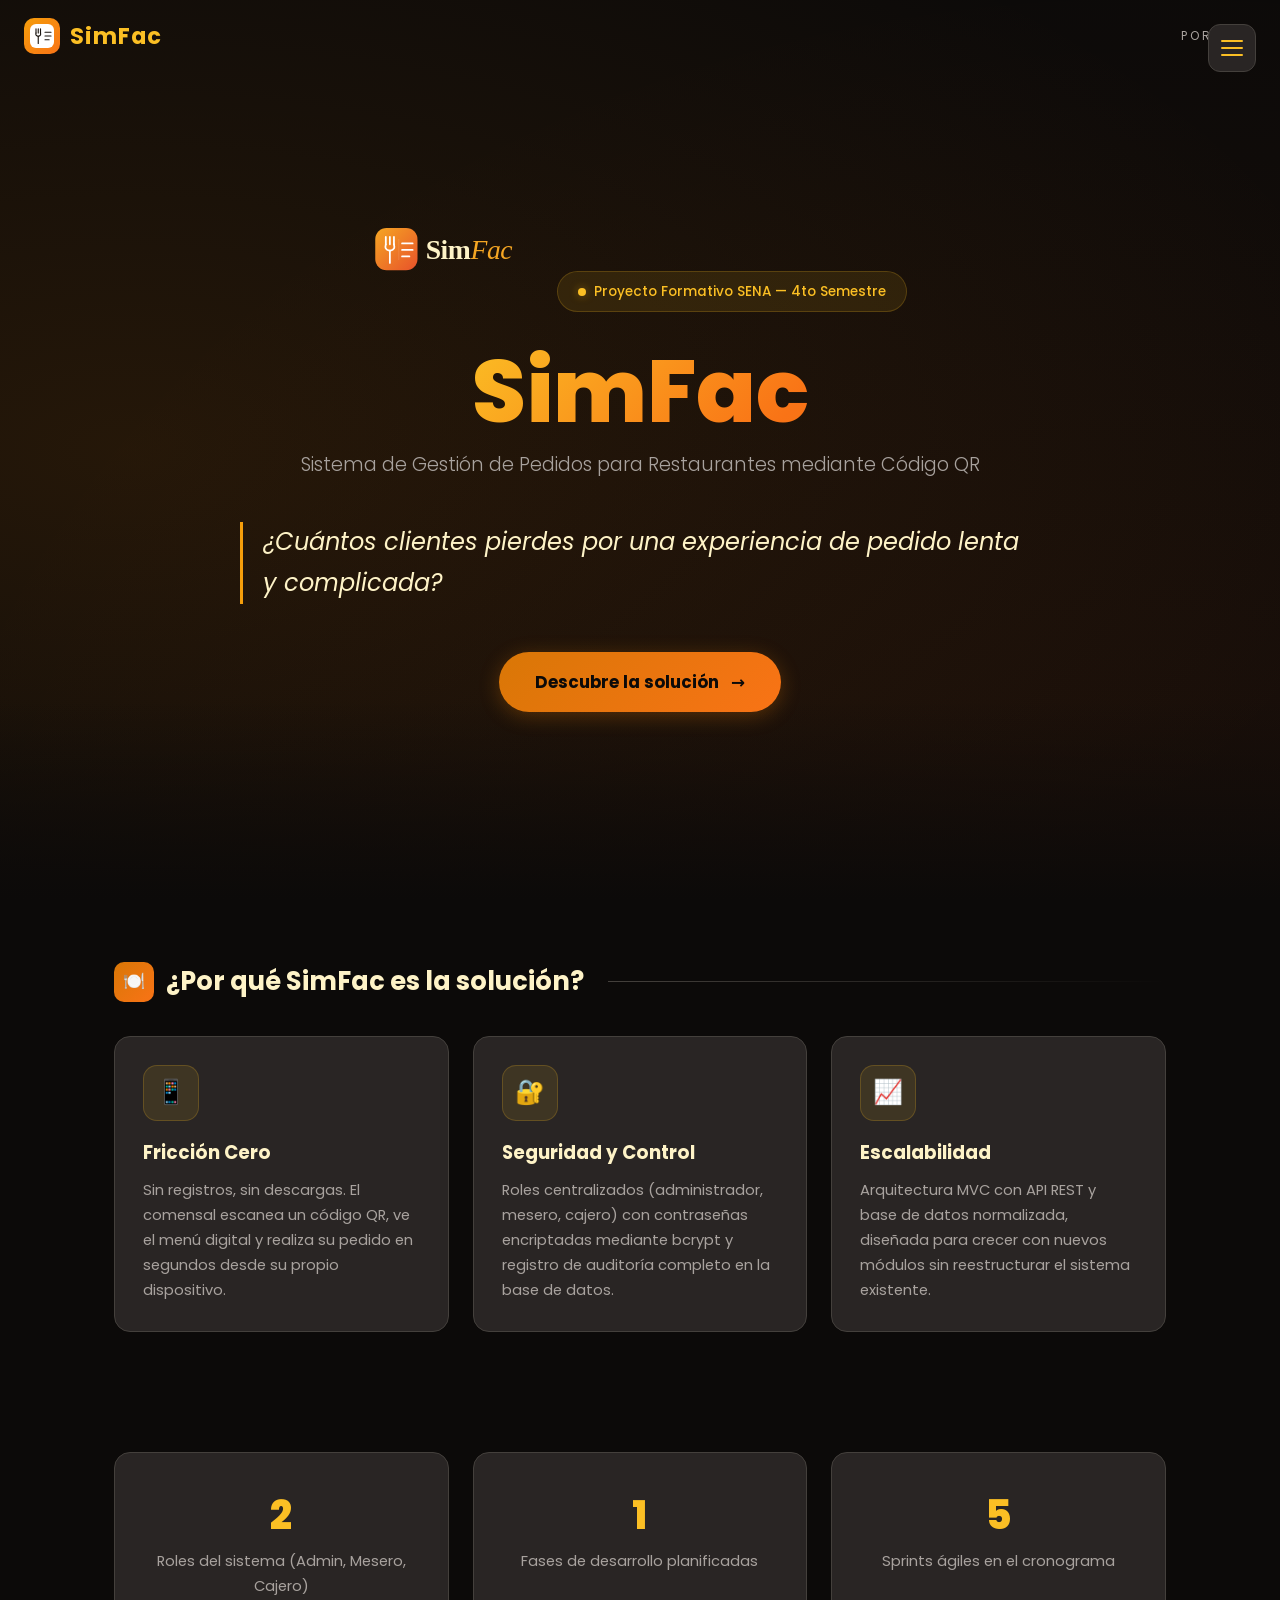
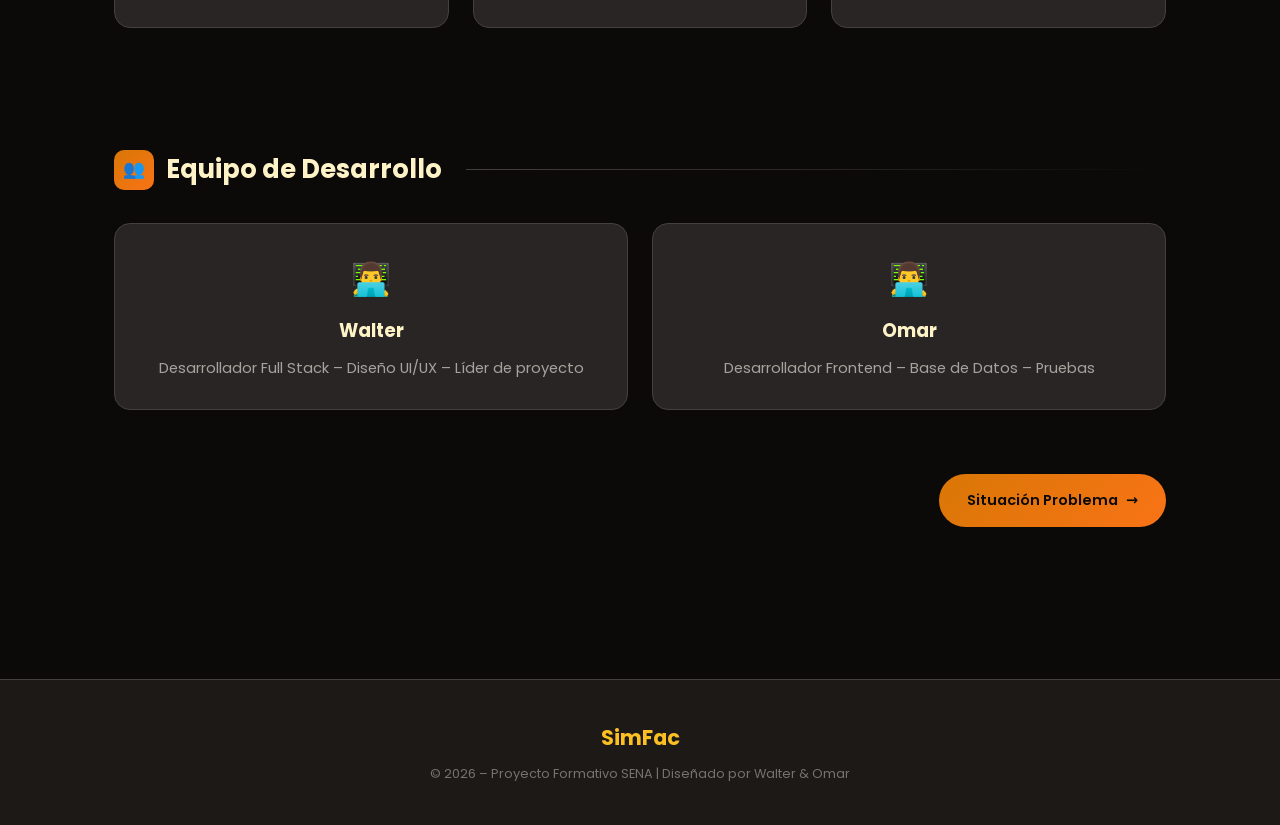
<file: index.html>
<!DOCTYPE html>
<html lang="es">
<head>
  <meta charset="UTF-8">
  <meta name="viewport" content="width=device-width, initial-scale=1.0">
  <title>SimFac – Presentación del Proyecto</title>
  <link href="https://fonts.googleapis.com/css2?family=Poppins:wght@300;400;600;700;800&display=swap" rel="stylesheet">
  <link rel="stylesheet" href="Css/Styles.css">
</head>
<body>

  <!-- TOP BAR -->
  <header class="top-bar">
    <a href="index.html" class="brand">
      <div class="brand-icon"><svg width="24" height="24" viewBox="0 0 64 64"><rect width="64" height="64" rx="16" fill="#fff"/><line x1="16" y1="13" x2="16" y2="24" stroke="#1A1510" stroke-width="3" stroke-linecap="round"/><line x1="22" y1="13" x2="22" y2="24" stroke="#1A1510" stroke-width="3" stroke-linecap="round"/><line x1="28" y1="13" x2="28" y2="24" stroke="#1A1510" stroke-width="3" stroke-linecap="round"/><path d="M16,24C15,28,15,32,22,33C29,32,29,28,28,24" fill="none" stroke="#1A1510" stroke-width="3" stroke-linecap="round" stroke-linejoin="round"/><line x1="22" y1="33" x2="22" y2="52" stroke="#1A1510" stroke-width="3" stroke-linecap="round"/><line x1="40" y1="22" x2="56" y2="22" stroke="#1A1510" stroke-width="3" stroke-linecap="round"/><line x1="40" y1="32" x2="56" y2="32" stroke="#1A1510" stroke-width="3" stroke-linecap="round"/><line x1="40" y1="42" x2="51" y2="42" stroke="#1A1510" stroke-width="3" stroke-linecap="round"/></svg></div>
      SimFac
    </a>
    <span class="page-indicator">Portada</span>
  </header>

  <!-- MENU TOGGLE -->
  <button class="menu-toggle" aria-label="Abrir menú">
    <span class="line"></span>
    <span class="line"></span>
    <span class="line"></span>
  </button>

  <!-- FULLSCREEN MENU OVERLAY -->
  <div class="menu-overlay">
    <div class="menu-content">
      <div class="menu-brand">SimFac</div>
      <nav>
        <a href="index.html" class="menu-item current">Inicio</a>
        <a href="situacion.html" class="menu-item">Situación Problema</a>
        <a href="objetivos.html" class="menu-item">Objetivos</a>
        <a href="diagramas.html" class="menu-item">Diagramas</a>
        <a href="arquitectura.html" class="menu-item">Arquitectura</a>
        <a href="scrum.html" class="menu-item">Scrum</a>
        <a href="marca.html" class="menu-item">Marca</a>
        <a href="prototipo.html" class="menu-item">Prototipo</a>
      </nav>
      <div class="menu-footer">
        <p>Sistema de Gestión de Pedidos para Restaurantes</p>
      </div>
    </div>
  </div>

  <!-- HERO SECTION -->
  <section class="hero">
    <div class="hero-content">
      <svg width="180" height="52" viewBox="0 0 216 64" style="margin-bottom: 16px;">
          <defs><linearGradient id="lg1" x1="0" y1="0" x2="1" y2="1"><stop offset="0%" stop-color="#F5A623"/><stop offset="100%" stop-color="#E8522A"/></linearGradient></defs>
          <rect width="52" height="52" x="0" y="0" rx="14" fill="url(#lg1)"/>
          <line x1="13" y1="11" x2="13" y2="20" stroke="#fff" stroke-width="2.2" stroke-linecap="round"/>
          <line x1="18" y1="11" x2="18" y2="20" stroke="#fff" stroke-width="2.2" stroke-linecap="round"/>
          <line x1="23" y1="11" x2="23" y2="20" stroke="#fff" stroke-width="2.2" stroke-linecap="round"/>
          <path d="M13,20C12,24,12,27,18,28C24,27,24,24,23,20" fill="none" stroke="#fff" stroke-width="2.2" stroke-linecap="round" stroke-linejoin="round"/>
          <line x1="18" y1="28" x2="18" y2="43" stroke="#fff" stroke-width="2.2" stroke-linecap="round"/>
          <line x1="29" y1="14" x2="29" y2="39" stroke="#fff" stroke-width="0.7" opacity="0.2" stroke-linecap="round"/>
          <line x1="33" y1="19" x2="46" y2="19" stroke="#fff" stroke-width="2.2" stroke-linecap="round"/>
          <line x1="33" y1="27" x2="46" y2="27" stroke="#fff" stroke-width="2.2" stroke-linecap="round"/>
          <line x1="33" y1="35" x2="42" y2="35" stroke="#fff" stroke-width="2.2" stroke-linecap="round"/>
          <text y="38" font-family="Georgia,serif" font-size="34" letter-spacing="-0.5">
            <tspan x="62" font-weight="700" fill="#fef3c7">Sim</tspan><tspan font-style="italic" font-weight="400" fill="#F5A623">Fac</tspan>
          </text>
        </svg>
      <div class="hero-badge">
        <span class="dot"></span>
        Proyecto Formativo SENA — 4to Semestre
      </div>
      <h1>
        <span class="gradient-text">SimFac</span>
      </h1>
      <p class="subtitle">Sistema de Gestión de Pedidos para Restaurantes mediante Código QR</p>
      <div class="hook">
        ¿Cuántos clientes pierdes por una experiencia de pedido lenta y complicada?
      </div>
      <br>
      <a href="situacion.html" class="hero-cta">
        Descubre la solución
        <span class="arrow">→</span>
      </a>
    </div>
  </section>

  <!-- INTRO SECTION -->
  <section class="section">
    <div class="section-title reveal">
      <span class="icon">🍽️</span>
      ¿Por qué SimFac es la solución?
    </div>

    <div class="card-grid stagger">
      <div class="card-dark reveal">
        <div class="card-icon">📱</div>
        <h3>Fricción Cero</h3>
        <p>Sin registros, sin descargas. El comensal escanea un código QR, ve el menú digital y realiza su pedido en segundos desde su propio dispositivo.</p>
      </div>
      <div class="card-dark reveal">
        <div class="card-icon">🔐</div>
        <h3>Seguridad y Control</h3>
        <p>Roles centralizados (administrador, mesero, cajero) con contraseñas encriptadas mediante bcrypt y registro de auditoría completo en la base de datos.</p>
      </div>
      <div class="card-dark reveal">
        <div class="card-icon">📈</div>
        <h3>Escalabilidad</h3>
        <p>Arquitectura MVC con API REST y base de datos normalizada, diseñada para crecer con nuevos módulos sin reestructurar el sistema existente.</p>
      </div>
    </div>
  </section>

  <!-- STATS SECTION -->
  <section class="section">
    <div class="card-grid stagger">
      <div class="card-dark reveal text-center">
        <div style="font-size: 2.5rem; font-weight: 800; color: var(--amber-400);" data-count="3" data-suffix="">0</div>
        <p>Roles del sistema (Admin, Mesero, Cajero)</p>
      </div>
      <div class="card-dark reveal text-center">
        <div style="font-size: 2.5rem; font-weight: 800; color: var(--amber-400);" data-count="2" data-suffix="">0</div>
        <p>Fases de desarrollo planificadas</p>
      </div>
      <div class="card-dark reveal text-center">
        <div style="font-size: 2.5rem; font-weight: 800; color: var(--amber-400);" data-count="8" data-suffix="">0</div>
        <p>Sprints ágiles en el cronograma</p>
      </div>
    </div>
  </section>

  <!-- TEAM SECTION -->
  <section class="section">
    <div class="section-title reveal">
      <span class="icon">👥</span>
      Equipo de Desarrollo
    </div>
    <div class="card-grid stagger">
      <div class="card-dark reveal text-center">
        <div style="font-size: 2rem; margin-bottom: 8px;">👨‍💻</div>
        <h3>Walter</h3>
        <p>Desarrollador Full Stack – Diseño UI/UX – Líder de proyecto</p>
      </div>
      <div class="card-dark reveal text-center">
        <div style="font-size: 2rem; margin-bottom: 8px;">👨‍💻</div>
        <h3>Omar</h3>
        <p>Desarrollador Frontend – Base de Datos – Pruebas</p>
      </div>
    </div>

    <div class="nav-buttons mt-4">
      <span></span>
      <a href="situacion.html" class="nav-btn next">
        Situación Problema
        <span>→</span>
      </a>
    </div>
  </section>

  <!-- FOOTER -->
  <footer class="footer">
    <div class="footer-brand">SimFac</div>
    <p>© 2026 – Proyecto Formativo SENA | Diseñado por Walter & Omar</p>
  </footer>

  <script src="Js/script.js"></script>
</body>
</html>
</file>
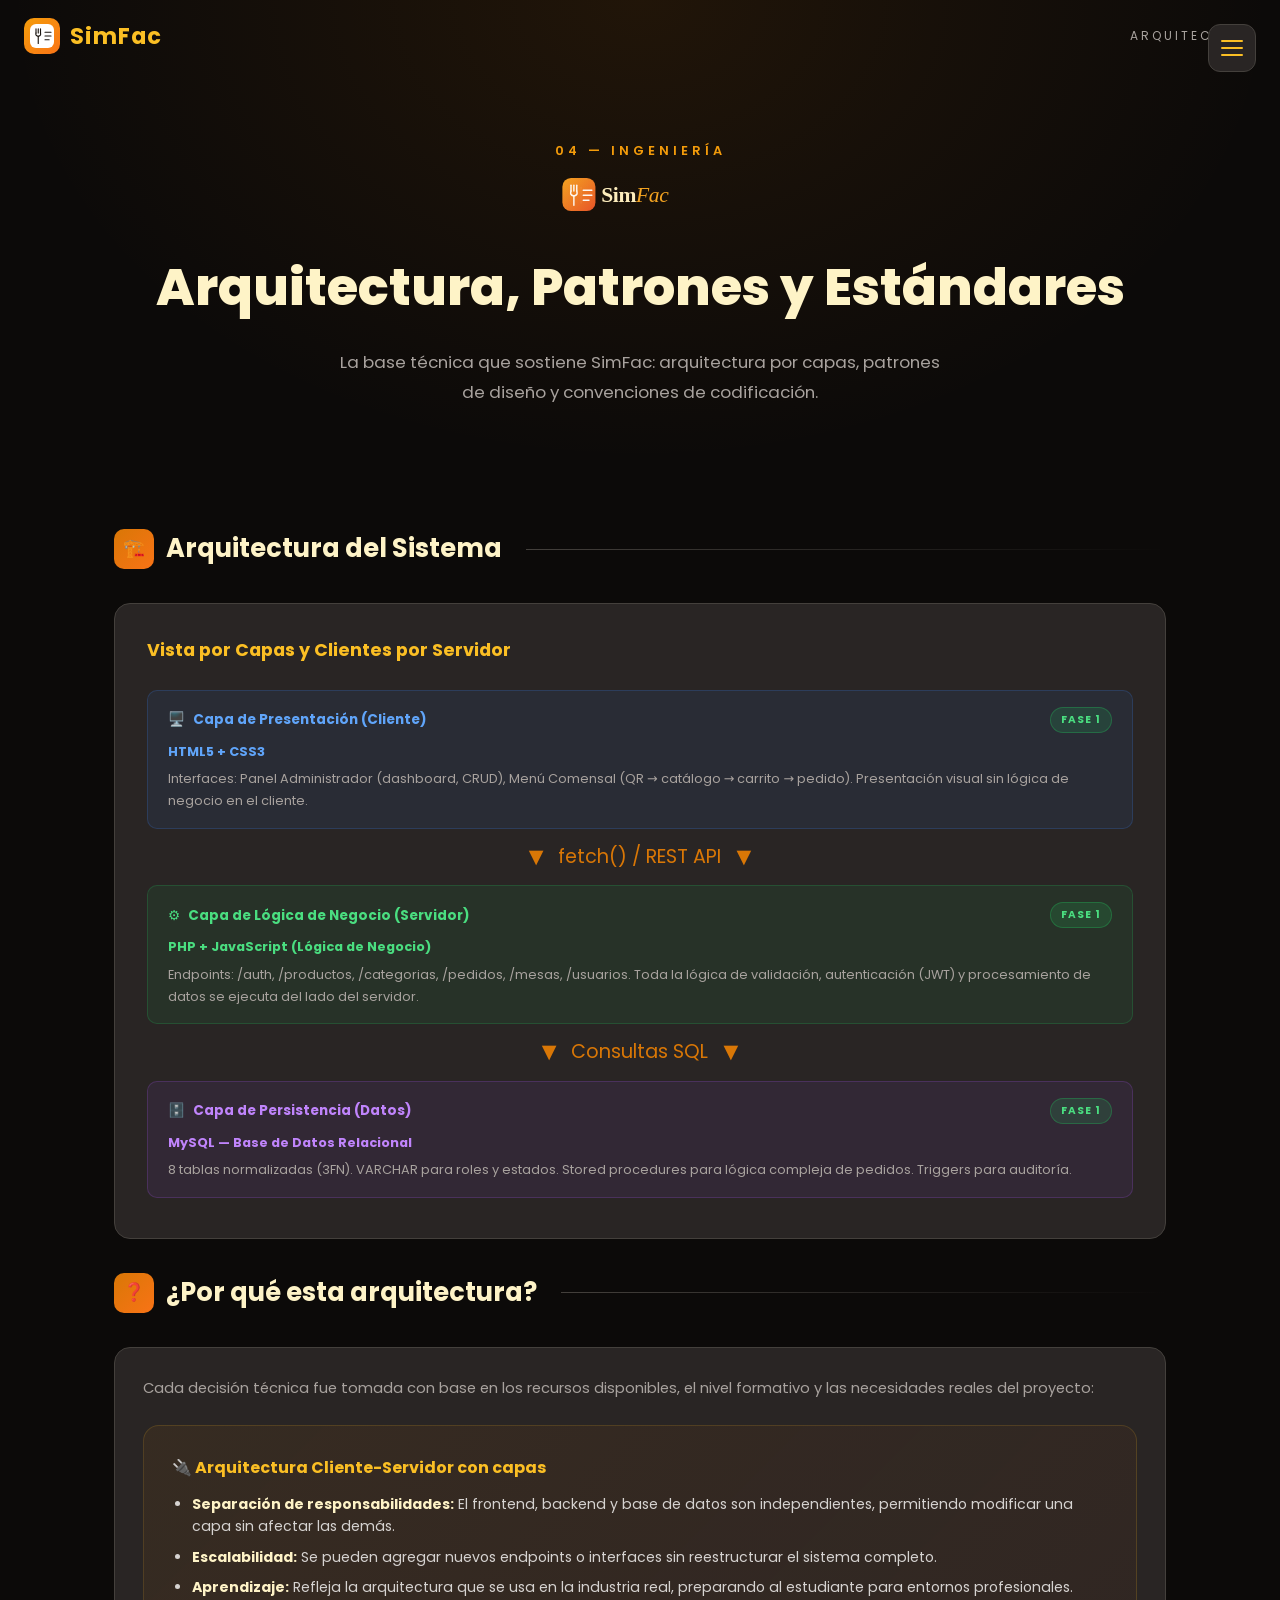
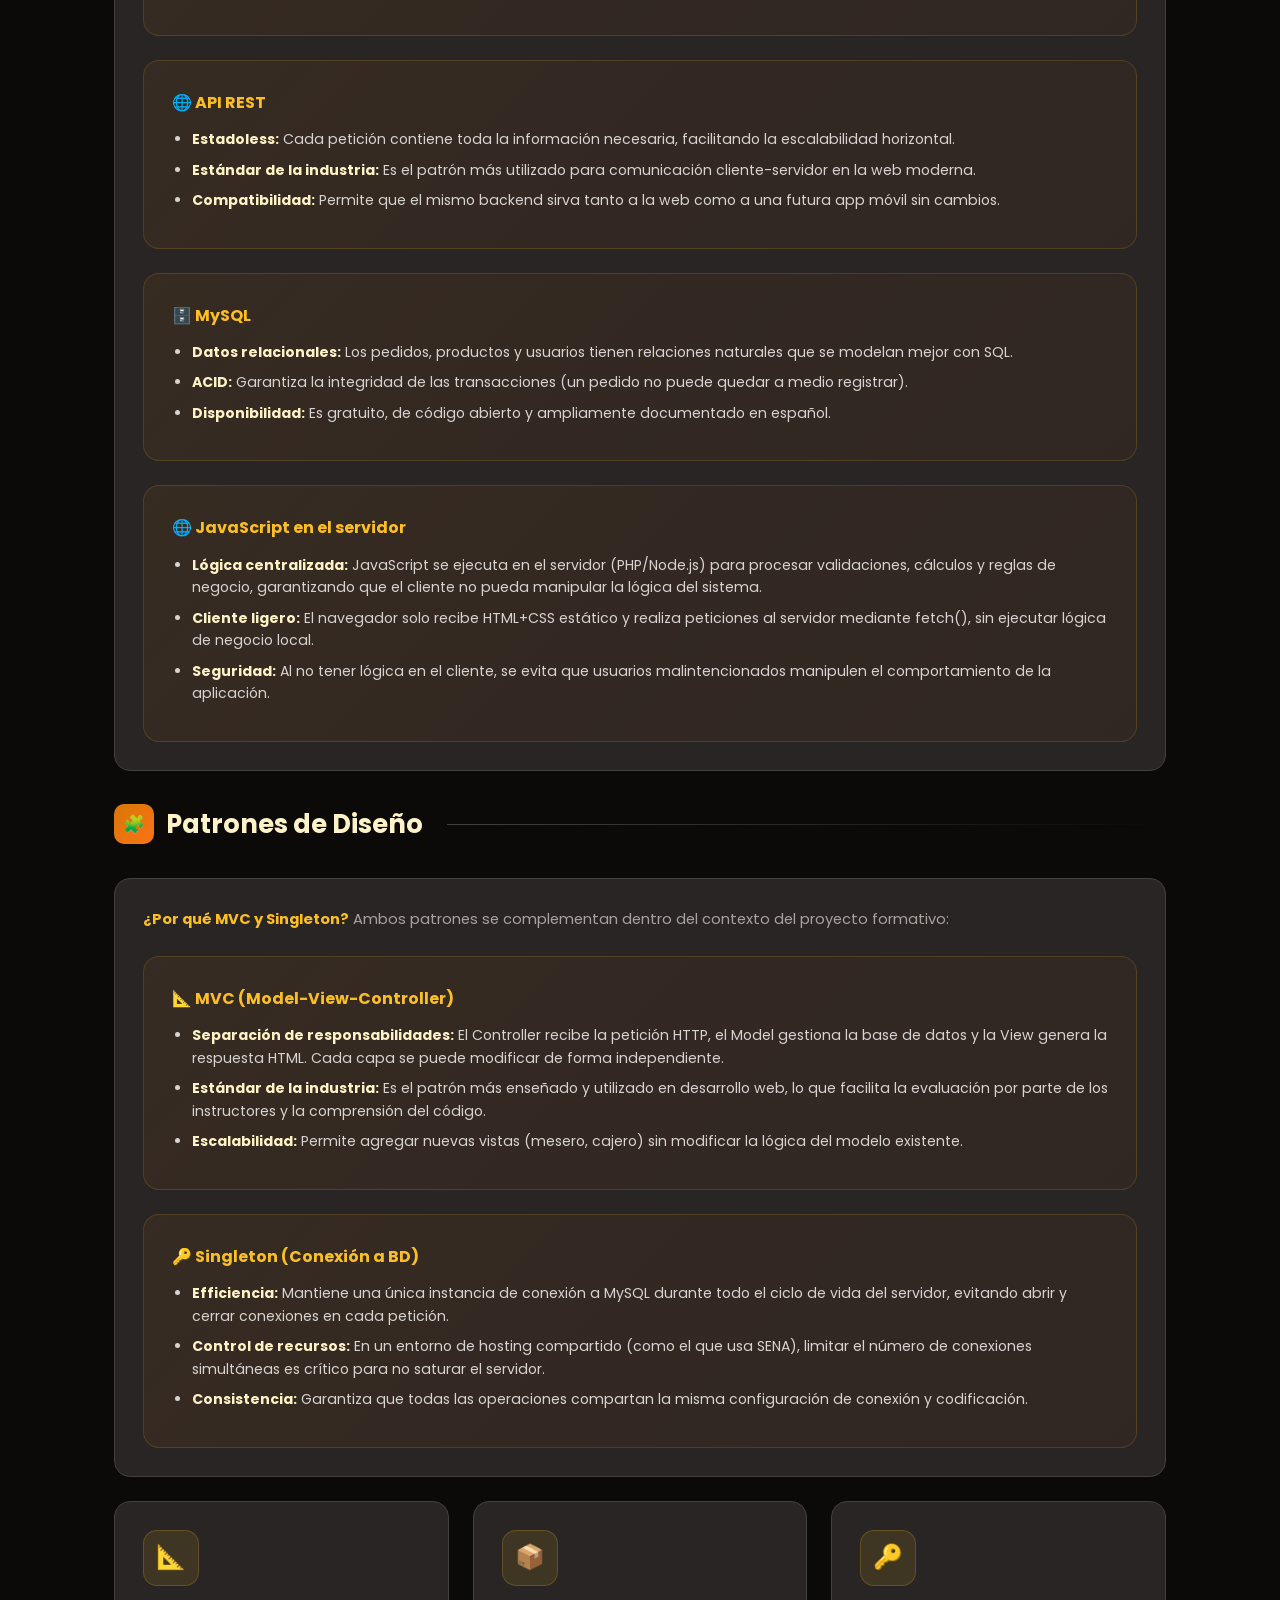
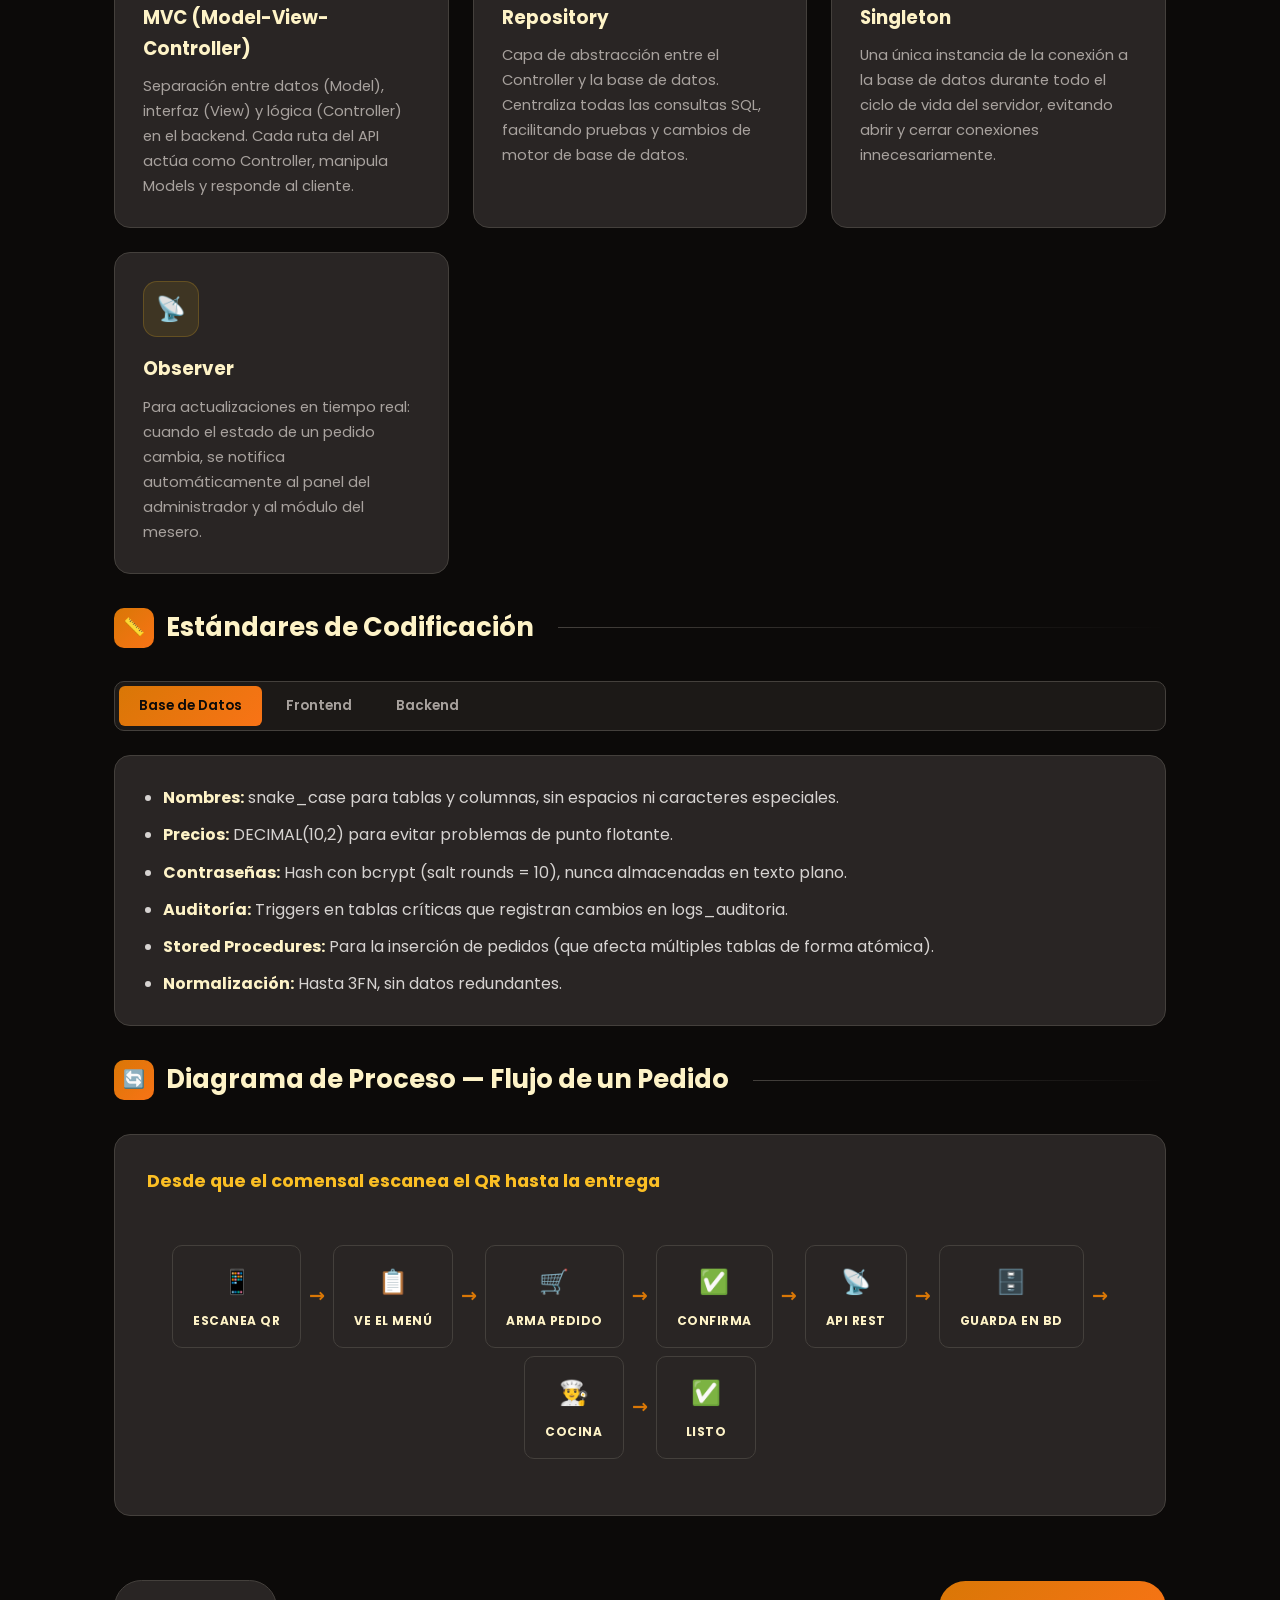
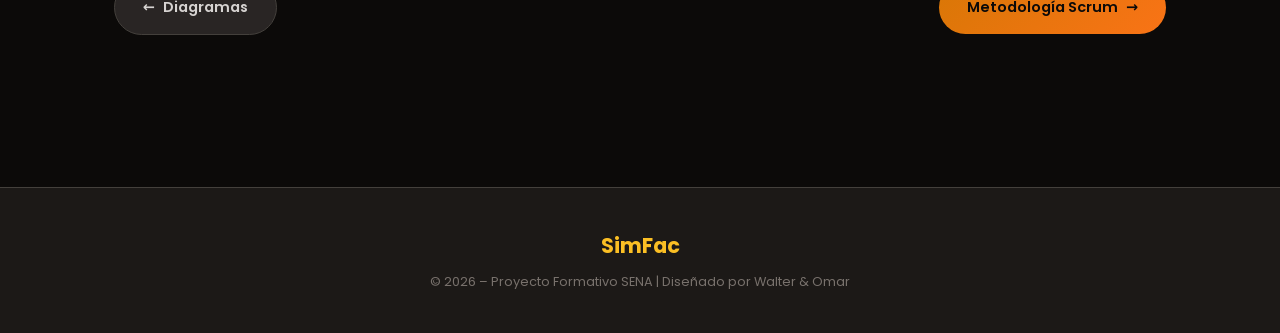
<file: arquitectura.html>
<!DOCTYPE html>
<html lang="es">
<head>
  <meta charset="UTF-8">
  <meta name="viewport" content="width=device-width, initial-scale=1.0">
  <title>Arquitectura – SimFac</title>
  <link href="https://fonts.googleapis.com/css2?family=Poppins:wght@300;400;600;700;800&display=swap" rel="stylesheet">
  <link rel="stylesheet" href="Css/Styles.css">
</head>
<body>

  <!-- TOP BAR -->
  <header class="top-bar">
    <a href="index.html" class="brand">
      <div class="brand-icon"><svg width="24" height="24" viewBox="0 0 64 64"><rect width="64" height="64" rx="16" fill="#fff"/><line x1="16" y1="13" x2="16" y2="24" stroke="#1A1510" stroke-width="3" stroke-linecap="round"/><line x1="22" y1="13" x2="22" y2="24" stroke="#1A1510" stroke-width="3" stroke-linecap="round"/><line x1="28" y1="13" x2="28" y2="24" stroke="#1A1510" stroke-width="3" stroke-linecap="round"/><path d="M16,24C15,28,15,32,22,33C29,32,29,28,28,24" fill="none" stroke="#1A1510" stroke-width="3" stroke-linecap="round" stroke-linejoin="round"/><line x1="22" y1="33" x2="22" y2="52" stroke="#1A1510" stroke-width="3" stroke-linecap="round"/><line x1="40" y1="22" x2="56" y2="22" stroke="#1A1510" stroke-width="3" stroke-linecap="round"/><line x1="40" y1="32" x2="56" y2="32" stroke="#1A1510" stroke-width="3" stroke-linecap="round"/><line x1="40" y1="42" x2="51" y2="42" stroke="#1A1510" stroke-width="3" stroke-linecap="round"/></svg></div>
      SimFac
    </a>
    <span class="page-indicator">Arquitectura</span>
  </header>

  <!-- MENU TOGGLE -->
  <button class="menu-toggle" aria-label="Abrir menú">
    <span class="line"></span>
    <span class="line"></span>
    <span class="line"></span>
  </button>

  <!-- FULLSCREEN MENU OVERLAY -->
  <div class="menu-overlay">
    <div class="menu-content">
      <div class="menu-brand">SimFac</div>
      <nav>
        <a href="index.html" class="menu-item">Inicio</a>
        <a href="situacion.html" class="menu-item">Situación Problema</a>
        <a href="objetivos.html" class="menu-item">Objetivos</a>
        <a href="diagramas.html" class="menu-item">Diagramas</a>
        <a href="arquitectura.html" class="menu-item current">Arquitectura</a>
        <a href="scrum.html" class="menu-item">Scrum</a>
        <a href="marca.html" class="menu-item">Marca</a>
        <a href="prototipo.html" class="menu-item">Prototipo</a>
      </nav>
      <div class="menu-footer">
        <p>Sistema de Gestión de Pedidos para Restaurantes</p>
      </div>
    </div>
  </div>

  <!-- PAGE HEADER -->
  <div class="page-header">
    <div class="page-number">04 — Ingeniería</div>
    <svg width="160" height="46" viewBox="0 0 216 64" style="margin-bottom: 12px;"><defs><linearGradient id="lg1" x1="0" y1="0" x2="1" y2="1"><stop offset="0%" stop-color="#F5A623"/><stop offset="100%" stop-color="#E8522A"/></linearGradient></defs><rect width="46" height="46" x="0" y="0" rx="12" fill="url(#lg1)"/><line x1="12" y1="10" x2="12" y2="18" stroke="#fff" stroke-width="2" stroke-linecap="round"/><line x1="16" y1="10" x2="16" y2="18" stroke="#fff" stroke-width="2" stroke-linecap="round"/><line x1="20" y1="10" x2="20" y2="18" stroke="#fff" stroke-width="2" stroke-linecap="round"/><path d="M12,18C11,21.5,11,24,16,25C21,24,21,21.5,20,18" fill="none" stroke="#fff" stroke-width="2" stroke-linecap="round" stroke-linejoin="round"/><line x1="16" y1="25" x2="16" y2="38" stroke="#fff" stroke-width="2" stroke-linecap="round"/><line x1="26" y1="13" x2="26" y2="35" stroke="#fff" stroke-width="0.6" opacity="0.2" stroke-linecap="round"/><line x1="29" y1="17" x2="41" y2="17" stroke="#fff" stroke-width="2" stroke-linecap="round"/><line x1="29" y1="24" x2="41" y2="24" stroke="#fff" stroke-width="2" stroke-linecap="round"/><line x1="29" y1="31" x2="37" y2="31" stroke="#fff" stroke-width="2" stroke-linecap="round"/><text y="33" font-family="Georgia,serif" font-size="30" letter-spacing="-0.5"><tspan x="54" font-weight="700" fill="#fef3c7">Sim</tspan><tspan font-style="italic" font-weight="400" fill="#F5A623">Fac</tspan></text></svg>
    <h1 class="reveal">Arquitectura, Patrones y Estándares</h1>
    <p class="page-desc reveal">La base técnica que sostiene SimFac: arquitectura por capas, patrones de diseño y convenciones de codificación.</p>
  </div>

  <main class="section">

    <!-- ARCHITECTURE DIAGRAM -->
    <div class="section-title reveal">
      <span class="icon">🏗️</span>
      Arquitectura del Sistema
    </div>

    <div class="diagram-container reveal">
      <h3>Vista por Capas y Clientes por Servidor</h3>

      <div class="arch-layer layer-client">
        <h4>
          <span>🖥️</span>
          Capa de Presentación (Cliente)
          <span class="fase-badge fase1" style="margin-left: auto;">Fase 1</span>
        </h4>
        <p><strong style="color: #60a5fa;">HTML5 + CSS3</strong></p>
        <p style="margin-top: 6px;">Interfaces: Panel Administrador (dashboard, CRUD), Menú Comensal (QR → catálogo → carrito → pedido). Presentación visual sin lógica de negocio en el cliente.</p>
      </div>

      <div class="arch-flow">▼ &nbsp; fetch() / REST API &nbsp; ▼</div>

      <div class="arch-layer layer-server">
        <h4>
          <span>⚙️</span>
          Capa de Lógica de Negocio (Servidor)
          <span class="fase-badge fase1" style="margin-left: auto;">Fase 1</span>
        </h4>
        <p><strong style="color: #4ade80;">PHP + JavaScript (Lógica de Negocio)</strong></p>
        <p style="margin-top: 6px;">Endpoints: /auth, /productos, /categorias, /pedidos, /mesas, /usuarios. Toda la lógica de validación, autenticación (JWT) y procesamiento de datos se ejecuta del lado del servidor.</p>
      </div>

      <div class="arch-flow">▼ &nbsp; Consultas SQL &nbsp; ▼</div>

      <div class="arch-layer layer-data">
        <h4>
          <span>🗄️</span>
          Capa de Persistencia (Datos)
          <span class="fase-badge fase1" style="margin-left: auto;">Fase 1</span>
        </h4>
        <p><strong style="color: #c084fc;">MySQL — Base de Datos Relacional</strong></p>
        <p style="margin-top: 6px;">8 tablas normalizadas (3FN). VARCHAR para roles y estados. Stored procedures para lógica compleja de pedidos. Triggers para auditoría.</p>
      </div>
    </div>

    <!-- JUSTIFICATION -->
    <div class="section-title mt-4 reveal">
      <span class="icon">❓</span>
      ¿Por qué esta arquitectura?
    </div>

    <div class="card-dark reveal mb-3">
      <p>Cada decisión técnica fue tomada con base en los recursos disponibles, el nivel formativo y las necesidades reales del proyecto:</p>
      <div class="justification-box mt-3">
        <h4>🔌 Arquitectura Cliente-Servidor con capas</h4>
        <ul>
          <li><strong>Separación de responsabilidades:</strong> El frontend, backend y base de datos son independientes, permitiendo modificar una capa sin afectar las demás.</li>
          <li><strong>Escalabilidad:</strong> Se pueden agregar nuevos endpoints o interfaces sin reestructurar el sistema completo.</li>
          <li><strong>Aprendizaje:</strong> Refleja la arquitectura que se usa en la industria real, preparando al estudiante para entornos profesionales.</li>
        </ul>
      </div>
      <div class="justification-box mt-3">
        <h4>🌐 API REST</h4>
        <ul>
          <li><strong>Estadoless:</strong> Cada petición contiene toda la información necesaria, facilitando la escalabilidad horizontal.</li>
          <li><strong>Estándar de la industria:</strong> Es el patrón más utilizado para comunicación cliente-servidor en la web moderna.</li>
          <li><strong>Compatibilidad:</strong> Permite que el mismo backend sirva tanto a la web como a una futura app móvil sin cambios.</li>
        </ul>
      </div>
      <div class="justification-box mt-3">
        <h4>🗄️ MySQL</h4>
        <ul>
          <li><strong>Datos relacionales:</strong> Los pedidos, productos y usuarios tienen relaciones naturales que se modelan mejor con SQL.</li>
          <li><strong>ACID:</strong> Garantiza la integridad de las transacciones (un pedido no puede quedar a medio registrar).</li>
          <li><strong>Disponibilidad:</strong> Es gratuito, de código abierto y ampliamente documentado en español.</li>
        </ul>
      </div>
      <div class="justification-box mt-3">
        <h4>🌐 JavaScript en el servidor</h4>
        <ul>
          <li><strong>Lógica centralizada:</strong> JavaScript se ejecuta en el servidor (PHP/Node.js) para procesar validaciones, cálculos y reglas de negocio, garantizando que el cliente no pueda manipular la lógica del sistema.</li>
          <li><strong>Cliente ligero:</strong> El navegador solo recibe HTML+CSS estático y realiza peticiones al servidor mediante fetch(), sin ejecutar lógica de negocio local.</li>
          <li><strong>Seguridad:</strong> Al no tener lógica en el cliente, se evita que usuarios malintencionados manipulen el comportamiento de la aplicación.</li>
        </ul>
      </div>
    </div>

    <!-- PATTERNS -->
    <div class="section-title mt-4 reveal">
      <span class="icon">🧩</span>
      Patrones de Diseño
    </div>

    <div class="card-dark reveal mb-3">
      <p style="margin-bottom: 16px;"><strong style="color: var(--amber-400);">¿Por qué MVC y Singleton?</strong> Ambos patrones se complementan dentro del contexto del proyecto formativo:</p>
      <div class="justification-box mt-3">
        <h4>📐 MVC (Model-View-Controller)</h4>
        <ul>
          <li><strong>Separación de responsabilidades:</strong> El Controller recibe la petición HTTP, el Model gestiona la base de datos y la View genera la respuesta HTML. Cada capa se puede modificar de forma independiente.</li>
          <li><strong>Estándar de la industria:</strong> Es el patrón más enseñado y utilizado en desarrollo web, lo que facilita la evaluación por parte de los instructores y la comprensión del código.</li>
          <li><strong>Escalabilidad:</strong> Permite agregar nuevas vistas (mesero, cajero) sin modificar la lógica del modelo existente.</li>
        </ul>
      </div>
      <div class="justification-box mt-3">
        <h4>🔑 Singleton (Conexión a BD)</h4>
        <ul>
          <li><strong>Efficiencia:</strong> Mantiene una única instancia de conexión a MySQL durante todo el ciclo de vida del servidor, evitando abrir y cerrar conexiones en cada petición.</li>
          <li><strong>Control de recursos:</strong> En un entorno de hosting compartido (como el que usa SENA), limitar el número de conexiones simultáneas es crítico para no saturar el servidor.</li>
          <li><strong>Consistencia:</strong> Garantiza que todas las operaciones compartan la misma configuración de conexión y codificación.</li>
        </ul>
      </div>
    </div>

    <div class="card-grid stagger mt-3">
      <div class="card-dark reveal">
        <div class="card-icon">📐</div>
        <h3>MVC (Model-View-Controller)</h3>
        <p>Separación entre datos (Model), interfaz (View) y lógica (Controller) en el backend. Cada ruta del API actúa como Controller, manipula Models y responde al cliente.</p>
      </div>
      <div class="card-dark reveal">
        <div class="card-icon">📦</div>
        <h3>Repository</h3>
        <p>Capa de abstracción entre el Controller y la base de datos. Centraliza todas las consultas SQL, facilitando pruebas y cambios de motor de base de datos.</p>
      </div>
      <div class="card-dark reveal">
        <div class="card-icon">🔑</div>
        <h3>Singleton</h3>
        <p>Una única instancia de la conexión a la base de datos durante todo el ciclo de vida del servidor, evitando abrir y cerrar conexiones innecesariamente.</p>
      </div>
      <div class="card-dark reveal">
        <div class="card-icon">📡</div>
        <h3>Observer</h3>
        <p>Para actualizaciones en tiempo real: cuando el estado de un pedido cambia, se notifica automáticamente al panel del administrador y al módulo del mesero.</p>
      </div>
    </div>

    <!-- ESTANDARES -->
    <div class="section-title mt-4 reveal">
      <span class="icon">📏</span>
      Estándares de Codificación
    </div>

    <div class="tabs-container reveal">
      <div class="tabs">
        <button class="tab-btn active" data-tab="tab-db">Base de Datos</button>
        <button class="tab-btn" data-tab="tab-frontend">Frontend</button>
        <button class="tab-btn" data-tab="tab-backend">Backend</button>
      </div>

      <div id="tab-db" class="tab-content active">
        <div class="card-dark">
          <ul style="padding-left: 20px;">
            <li style="margin-bottom: 10px;"><strong style="color: var(--text-primary);">Nombres:</strong> snake_case para tablas y columnas, sin espacios ni caracteres especiales.</li>
            <li style="margin-bottom: 10px;"><strong style="color: var(--text-primary);">Precios:</strong> DECIMAL(10,2) para evitar problemas de punto flotante.</li>
            <li style="margin-bottom: 10px;"><strong style="color: var(--text-primary);">Contraseñas:</strong> Hash con bcrypt (salt rounds = 10), nunca almacenadas en texto plano.</li>
            <li style="margin-bottom: 10px;"><strong style="color: var(--text-primary);">Auditoría:</strong> Triggers en tablas críticas que registran cambios en logs_auditoria.</li>
            <li style="margin-bottom: 10px;"><strong style="color: var(--text-primary);">Stored Procedures:</strong> Para la inserción de pedidos (que afecta múltiples tablas de forma atómica).</li>
            <li><strong style="color: var(--text-primary);">Normalización:</strong> Hasta 3FN, sin datos redundantes.</li>
          </ul>
        </div>
      </div>

      <div id="tab-frontend" class="tab-content">
        <div class="card-dark">
          <ul style="padding-left: 20px;">
            <li style="margin-bottom: 10px;"><strong style="color: var(--text-primary);">JavaScript:</strong> ES6+, camelCase para variables y funciones.</li>
            <li style="margin-bottom: 10px;"><strong style="color: var(--text-primary);">HTML:</strong> Semántico (header, main, section, nav, footer).</li>
            <li style="margin-bottom: 10px;"><strong style="color: var(--text-primary);">CSS:</strong> Variables CSS para el sistema de diseño, Flexbox y Grid para layouts.</li>
            <li style="margin-bottom: 10px;"><strong style="color: var(--text-primary);">Responsivo:</strong> Mobile-first, probado en 320px, 768px y 1440px.</li>
            <li style="margin-bottom: 10px;"><strong style="color: var(--text-primary);">Fetch:</strong> Todas las peticiones al API con manejo de errores (try/catch) y feedback visual.</li>
            <li><strong style="color: var(--text-primary);">Accesibilidad:</strong> Labels en formularios, alt en imágenes, contraste WCAG AA.</li>
          </ul>
        </div>
      </div>

      <div id="tab-backend" class="tab-content">
        <div class="card-dark">
          <ul style="padding-left: 20px;">
            <li style="margin-bottom: 10px;"><strong style="color: var(--text-primary);">Lenguaje:</strong> JavaScript (Node.js/Express) o PHP — según disponibilidad del servidor.</li>
            <li style="margin-bottom: 10px;"><strong style="color: var(--text-primary);">Endpoints:</strong> Nombres en plural y snake_case (/api/ordenes, /api/categorias_productos).</li>
            <li style="margin-bottom: 10px;"><strong style="color: var(--text-primary);">Códigos HTTP:</strong> Uso correcto (200, 201, 400, 401, 404, 500).</li>
            <li style="margin-bottom: 10px;"><strong style="color: var(--text-primary);">Autenticación:</strong> JWT con expiración de 8 horas para la sesión del administrador.</li>
            <li style="margin-bottom: 10px;"><strong style="color: var(--text-primary);">Validación:</strong> Sanitización de inputs en servidor, nunca confiar en la validación del cliente.</li>
            <li><strong style="color: var(--text-primary);">CORS:</strong> Configurado para permitir solo el dominio del frontend.</li>
          </ul>
        </div>
      </div>
    </div>

    <!-- PROCESS DIAGRAM -->
    <div class="section-title mt-4 reveal">
      <span class="icon">🔄</span>
      Diagrama de Proceso — Flujo de un Pedido
    </div>

    <div class="diagram-container reveal">
      <h3>Desde que el comensal escanea el QR hasta la entrega</h3>
      <div class="process-flow">
        <div class="process-step">
          <div class="step-icon">📱</div>
          <div class="step-label">Escanea QR</div>
        </div>
        <div class="process-arrow">→</div>
        <div class="process-step">
          <div class="step-icon">📋</div>
          <div class="step-label">Ve el Menú</div>
        </div>
        <div class="process-arrow">→</div>
        <div class="process-step">
          <div class="step-icon">🛒</div>
          <div class="step-label">Arma Pedido</div>
        </div>
        <div class="process-arrow">→</div>
        <div class="process-step">
          <div class="step-icon">✅</div>
          <div class="step-label">Confirma</div>
        </div>
        <div class="process-arrow">→</div>
        <div class="process-step">
          <div class="step-icon">📡</div>
          <div class="step-label">API REST</div>
        </div>
        <div class="process-arrow">→</div>
        <div class="process-step">
          <div class="step-icon">🗄️</div>
          <div class="step-label">Guarda en BD</div>
        </div>
        <div class="process-arrow">→</div>
        <div class="process-step">
          <div class="step-icon">👨‍🍳</div>
          <div class="step-label">Cocina</div>
        </div>
        <div class="process-arrow">→</div>
        <div class="process-step">
          <div class="step-icon">✅</div>
          <div class="step-label">Listo</div>
        </div>
      </div>
    </div>

    <!-- NAV BUTTONS -->
    <div class="nav-buttons">
      <a href="diagramas.html" class="nav-btn prev">
        <span>←</span>
        Diagramas
      </a>
      <a href="scrum.html" class="nav-btn next">
        Metodología Scrum
        <span>→</span>
      </a>
    </div>
  </main>

  <!-- FOOTER -->
  <footer class="footer">
    <div class="footer-brand">SimFac</div>
    <p>© 2026 – Proyecto Formativo SENA | Diseñado por Walter & Omar</p>
  </footer>

  <script src="Js/script.js"></script>
</body>
</html>
</file>
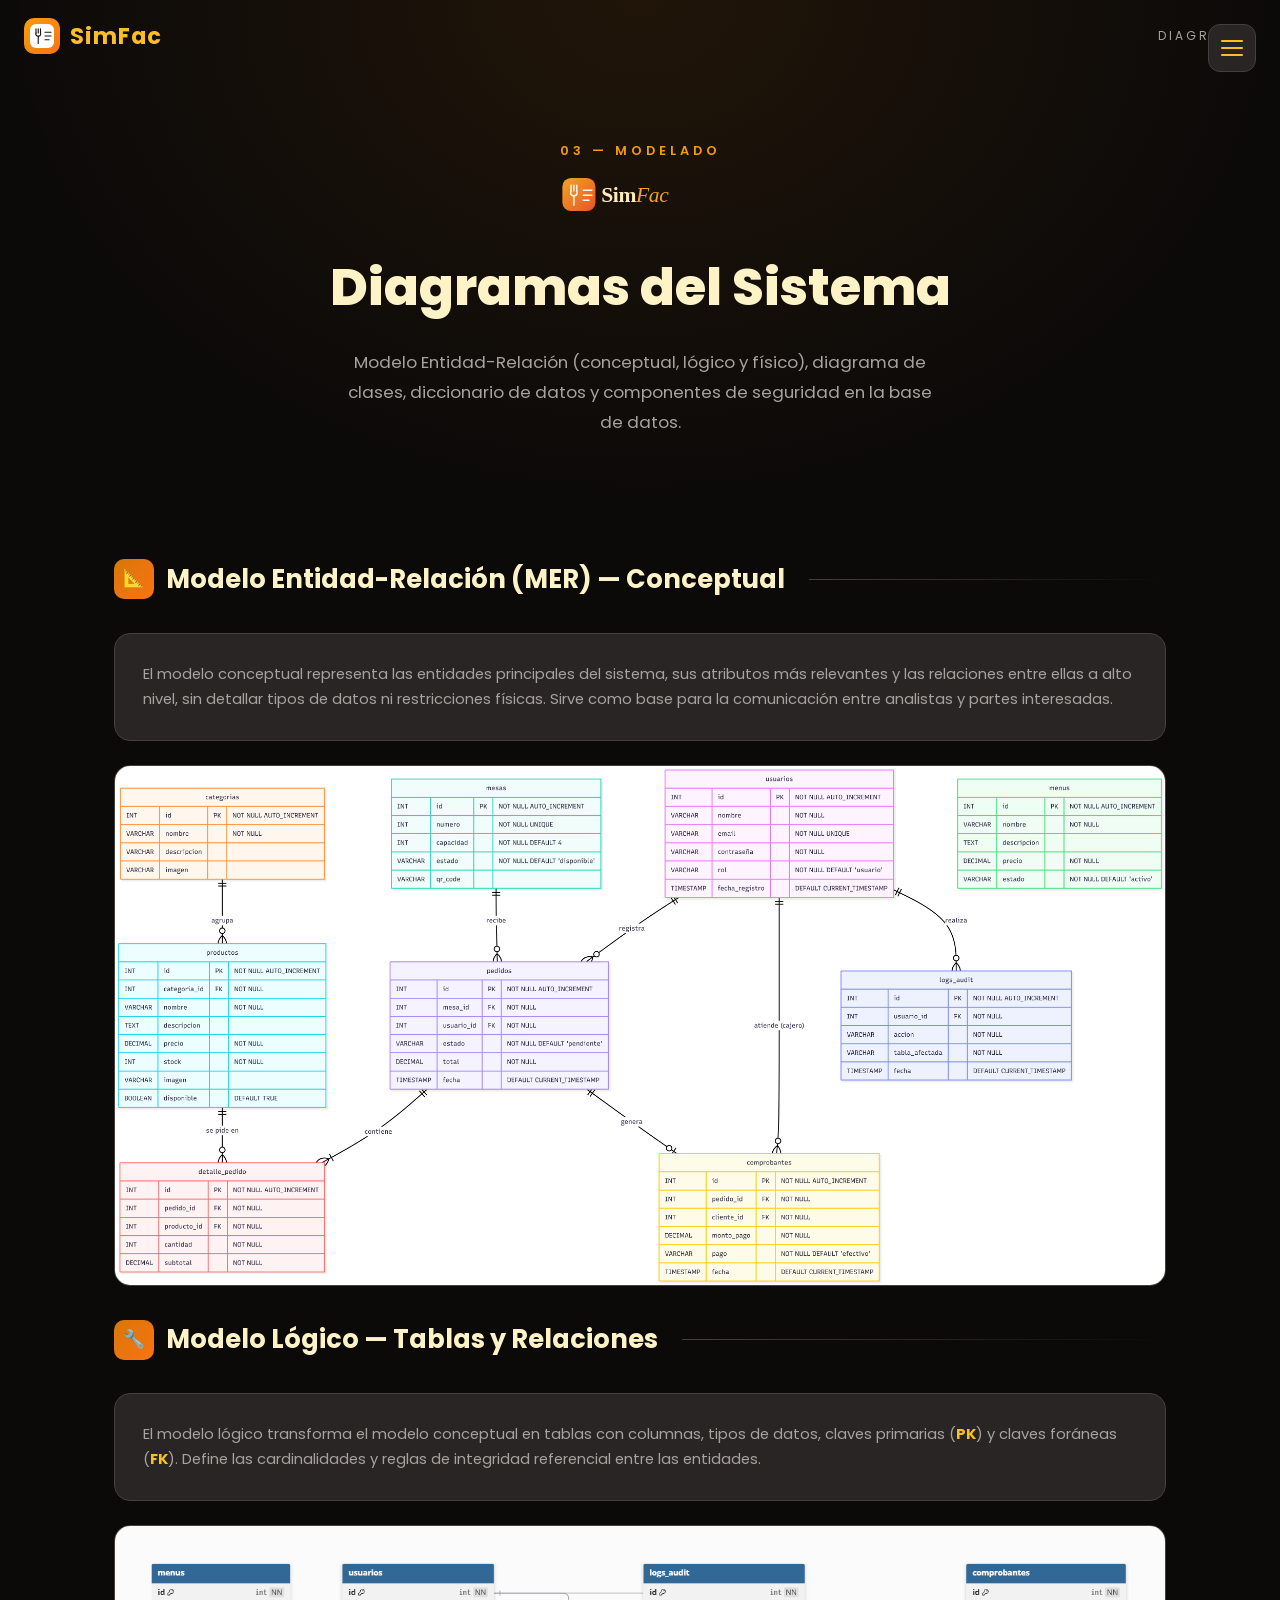
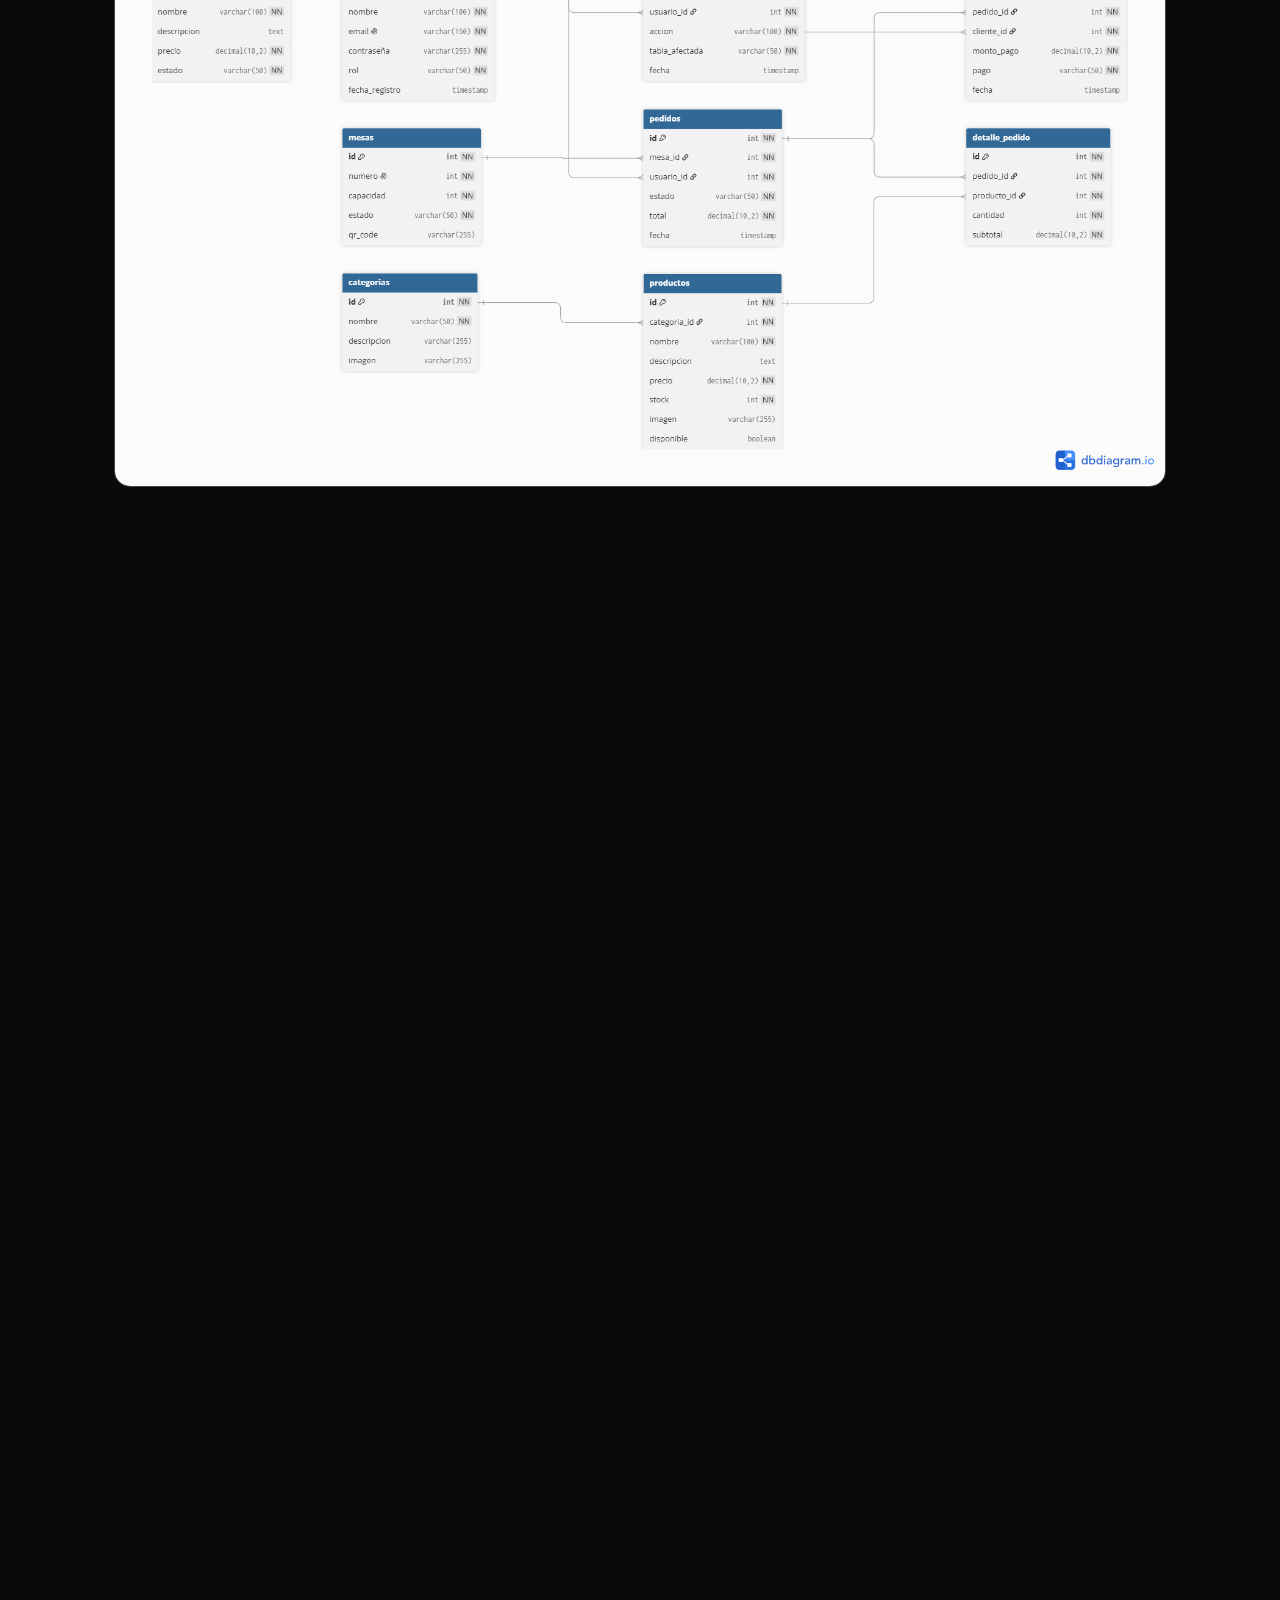
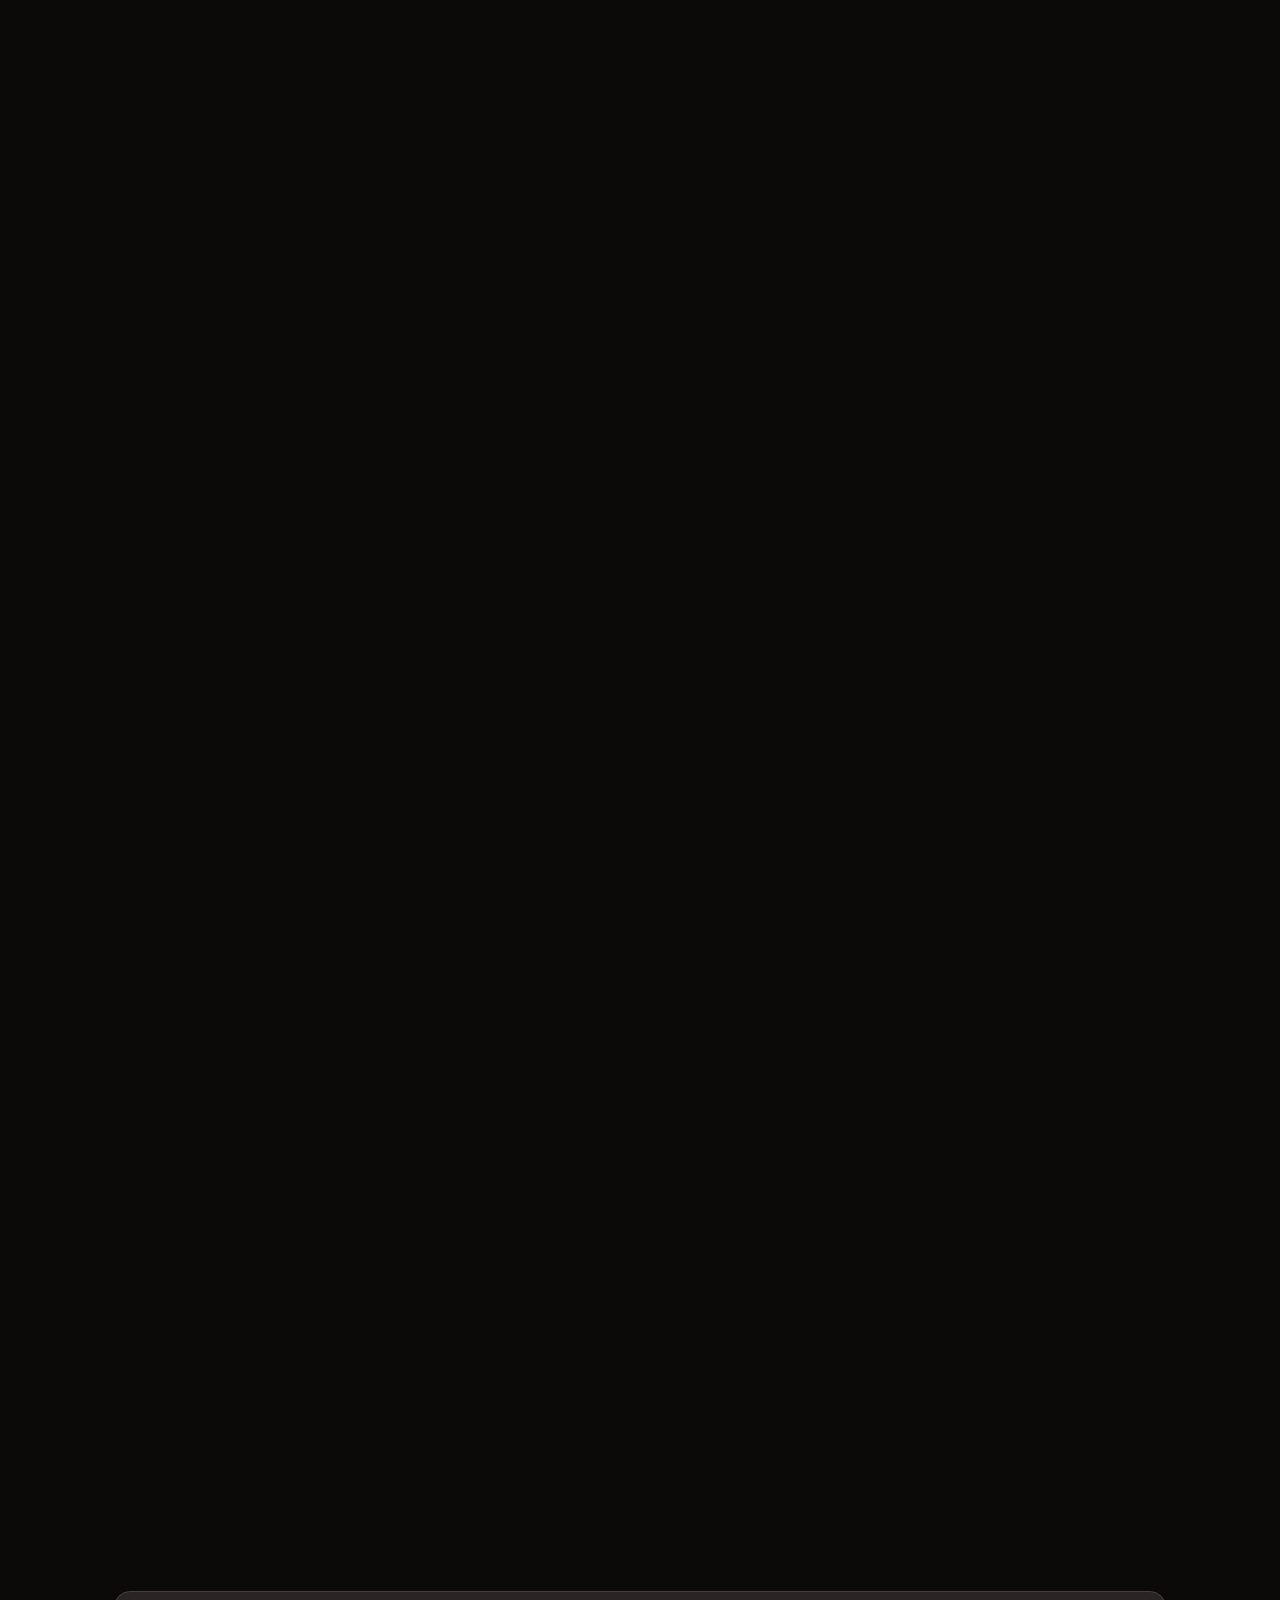
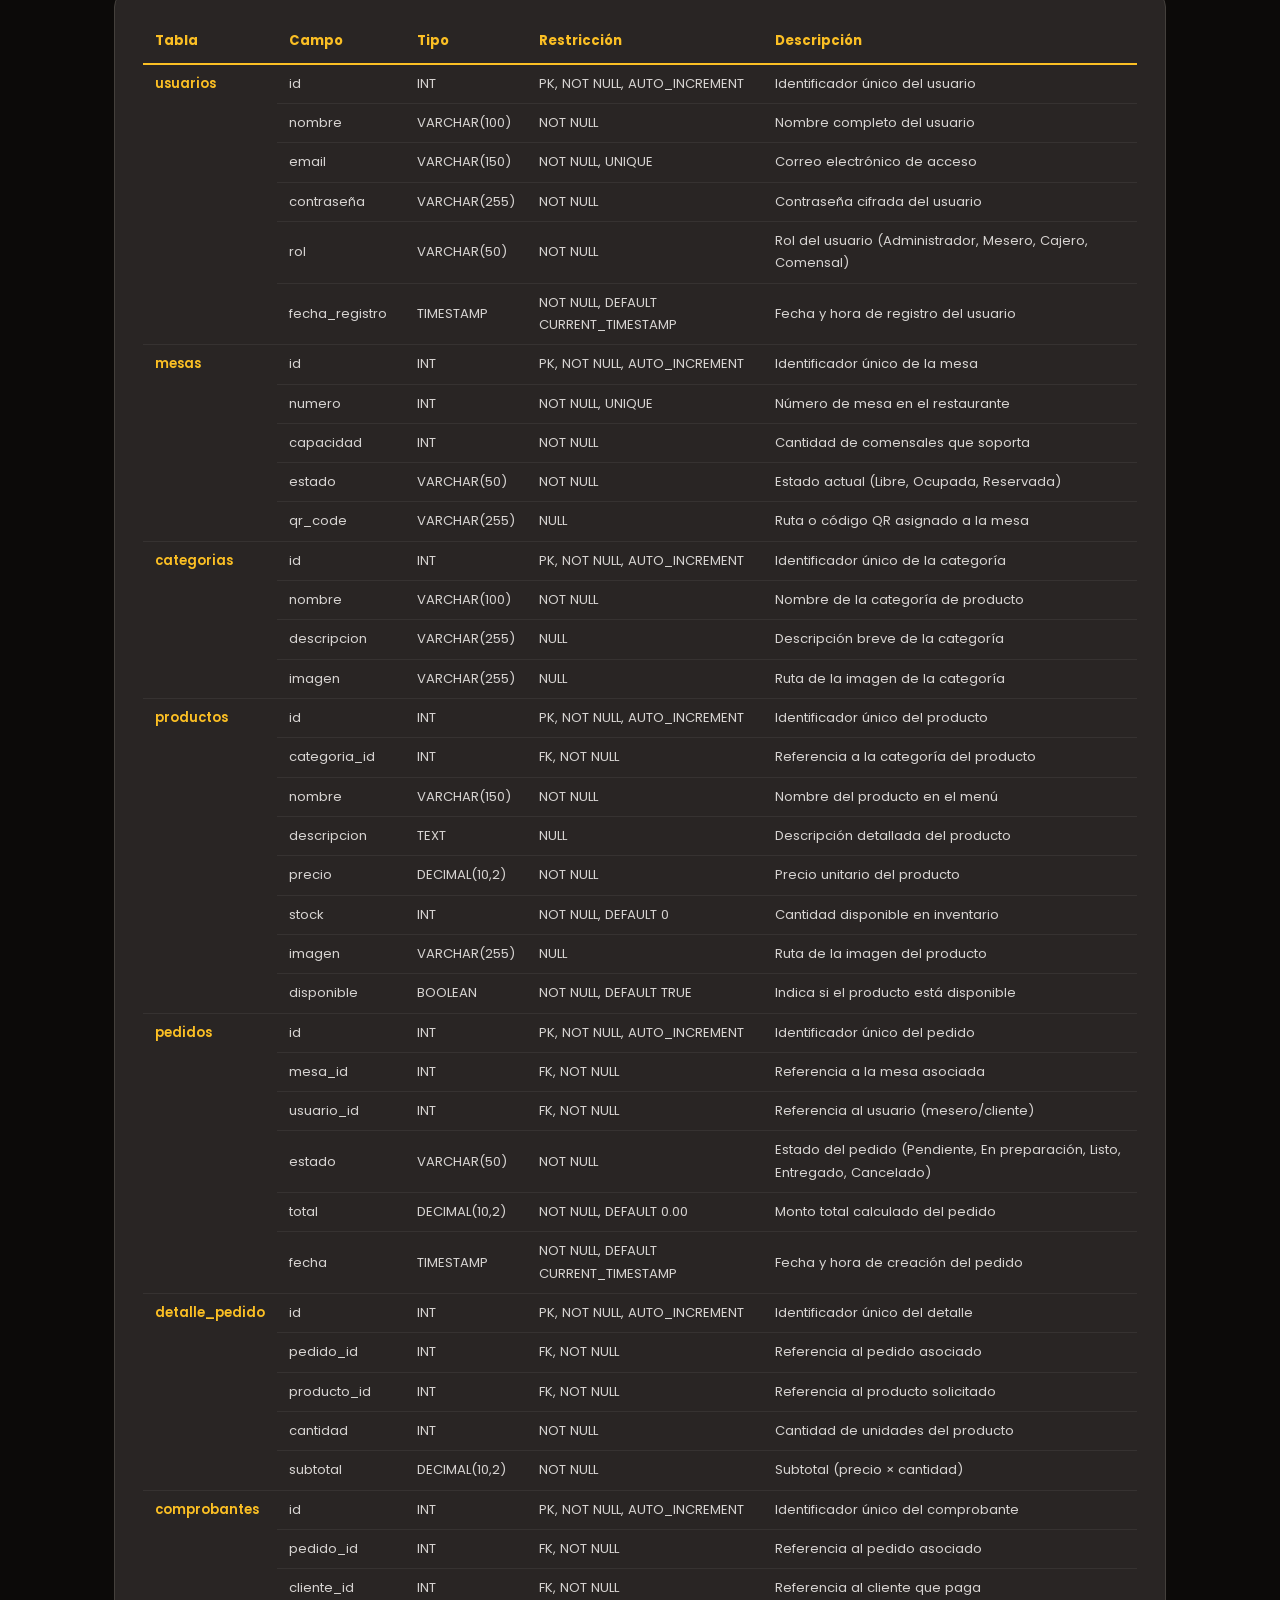
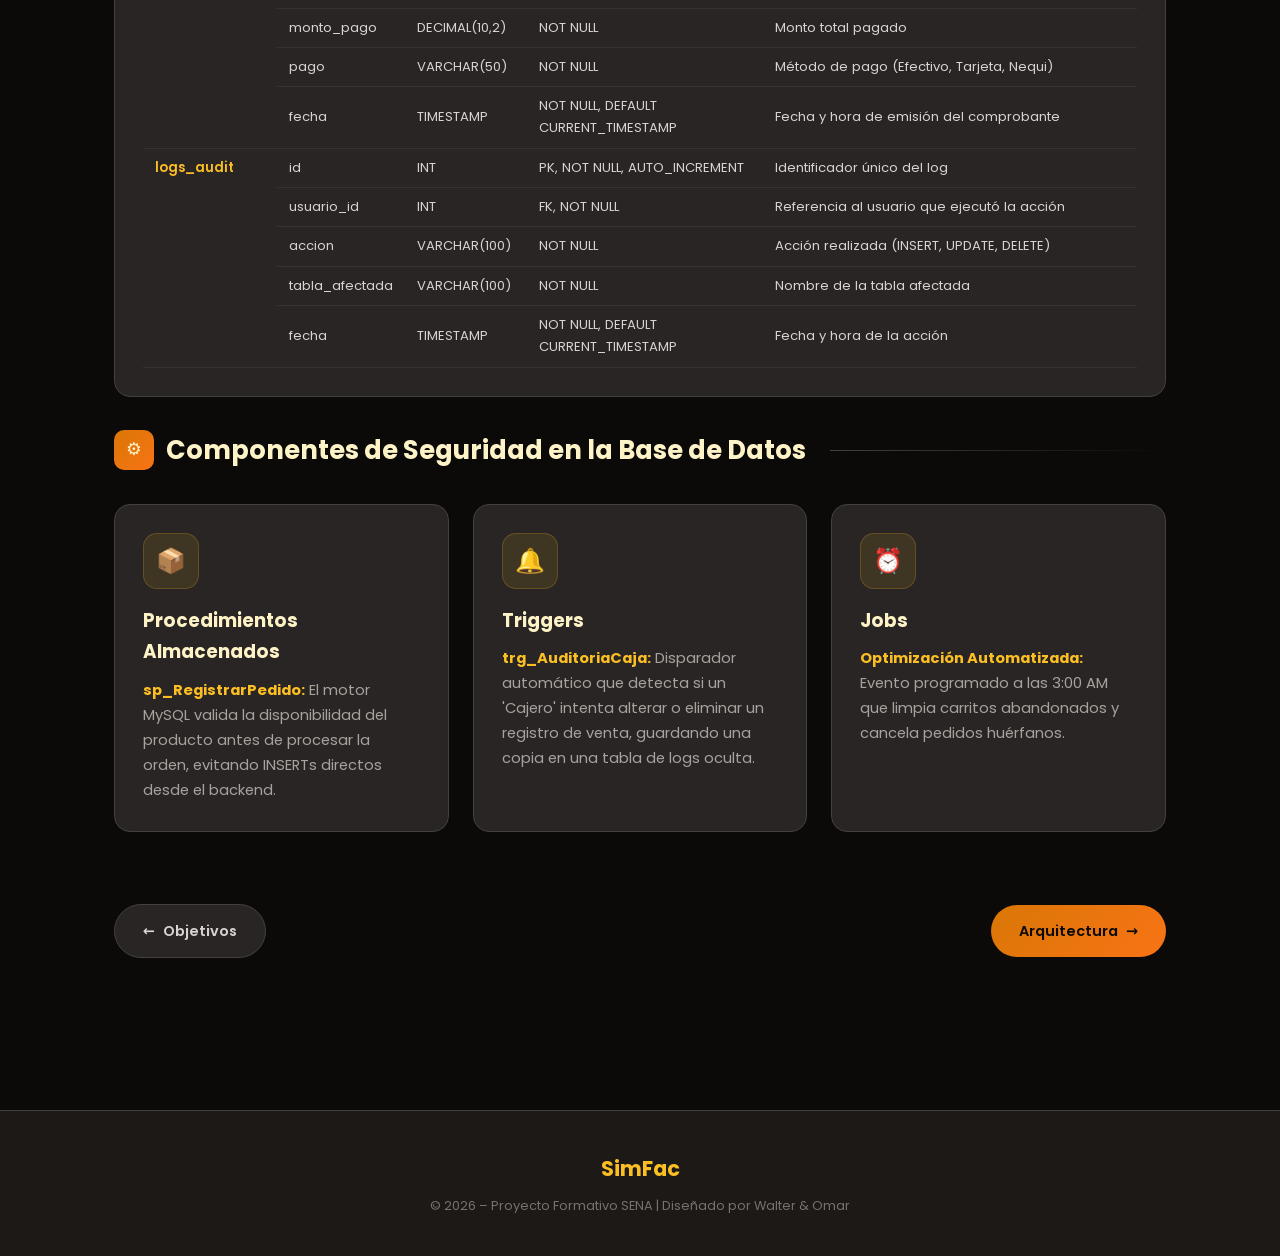
<file: diagramas.html>
<!DOCTYPE html>
<html lang="es">
<head>
  <meta charset="UTF-8">
  <meta name="viewport" content="width=device-width, initial-scale=1.0">
  <title>Diagramas – SimFac</title>
  <link href="https://fonts.googleapis.com/css2?family=Poppins:wght@300;400;600;700;800&display=swap" rel="stylesheet">
  <link rel="stylesheet" href="Css/Styles.css">
</head>
<body>

  <!-- TOP BAR -->
  <header class="top-bar">
    <a href="index.html" class="brand">
      <div class="brand-icon"><svg width="24" height="24" viewBox="0 0 64 64"><rect width="64" height="64" rx="16" fill="#fff"/><line x1="16" y1="13" x2="16" y2="24" stroke="#1A1510" stroke-width="3" stroke-linecap="round"/><line x1="22" y1="13" x2="22" y2="24" stroke="#1A1510" stroke-width="3" stroke-linecap="round"/><line x1="28" y1="13" x2="28" y2="24" stroke="#1A1510" stroke-width="3" stroke-linecap="round"/><path d="M16,24C15,28,15,32,22,33C29,32,29,28,28,24" fill="none" stroke="#1A1510" stroke-width="3" stroke-linecap="round" stroke-linejoin="round"/><line x1="22" y1="33" x2="22" y2="52" stroke="#1A1510" stroke-width="3" stroke-linecap="round"/><line x1="40" y1="22" x2="56" y2="22" stroke="#1A1510" stroke-width="3" stroke-linecap="round"/><line x1="40" y1="32" x2="56" y2="32" stroke="#1A1510" stroke-width="3" stroke-linecap="round"/><line x1="40" y1="42" x2="51" y2="42" stroke="#1A1510" stroke-width="3" stroke-linecap="round"/></svg></div>
      SimFac
    </a>
    <span class="page-indicator">Diagramas</span>
  </header>

  <!-- MENU TOGGLE -->
  <button class="menu-toggle" aria-label="Abrir menú">
    <span class="line"></span>
    <span class="line"></span>
    <span class="line"></span>
  </button>

  <!-- FULLSCREEN MENU OVERLAY -->
  <div class="menu-overlay">
    <div class="menu-content">
      <div class="menu-brand">SimFac</div>
      <nav>
        <a href="index.html" class="menu-item">Inicio</a>
        <a href="situacion.html" class="menu-item">Situación Problema</a>
        <a href="objetivos.html" class="menu-item">Objetivos</a>
        <a href="diagramas.html" class="menu-item current">Diagramas</a>
        <a href="arquitectura.html" class="menu-item">Arquitectura</a>
        <a href="scrum.html" class="menu-item">Scrum</a>
        <a href="marca.html" class="menu-item">Marca</a>
        <a href="prototipo.html" class="menu-item">Prototipo</a>
      </nav>
      <div class="menu-footer">
        <p>Sistema de Gestión de Pedidos para Restaurantes</p>
      </div>
    </div>
  </div>

  <!-- PAGE HEADER -->
  <div class="page-header">
    <div class="page-number">03 — Modelado</div>
    <svg width="160" height="46" viewBox="0 0 216 64" style="margin-bottom: 12px;"><defs><linearGradient id="lg1" x1="0" y1="0" x2="1" y2="1"><stop offset="0%" stop-color="#F5A623"/><stop offset="100%" stop-color="#E8522A"/></linearGradient></defs><rect width="46" height="46" x="0" y="0" rx="12" fill="url(#lg1)"/><line x1="12" y1="10" x2="12" y2="18" stroke="#fff" stroke-width="2" stroke-linecap="round"/><line x1="16" y1="10" x2="16" y2="18" stroke="#fff" stroke-width="2" stroke-linecap="round"/><line x1="20" y1="10" x2="20" y2="18" stroke="#fff" stroke-width="2" stroke-linecap="round"/><path d="M12,18C11,21.5,11,24,16,25C21,24,21,21.5,20,18" fill="none" stroke="#fff" stroke-width="2" stroke-linecap="round" stroke-linejoin="round"/><line x1="16" y1="25" x2="16" y2="38" stroke="#fff" stroke-width="2" stroke-linecap="round"/><line x1="26" y1="13" x2="26" y2="35" stroke="#fff" stroke-width="0.6" opacity="0.2" stroke-linecap="round"/><line x1="29" y1="17" x2="41" y2="17" stroke="#fff" stroke-width="2" stroke-linecap="round"/><line x1="29" y1="24" x2="41" y2="24" stroke="#fff" stroke-width="2" stroke-linecap="round"/><line x1="29" y1="31" x2="37" y2="31" stroke="#fff" stroke-width="2" stroke-linecap="round"/><text y="33" font-family="Georgia,serif" font-size="30" letter-spacing="-0.5"><tspan x="54" font-weight="700" fill="#fef3c7">Sim</tspan><tspan font-style="italic" font-weight="400" fill="#F5A623">Fac</tspan></text></svg>
    <h1 class="reveal">Diagramas del Sistema</h1>
    <p class="page-desc reveal">Modelo Entidad-Relación (conceptual, lógico y físico), diagrama de clases, diccionario de datos y componentes de seguridad en la base de datos.</p>
  </div>

  <main class="section">

    <!-- ===================== SECTION 1: MER CONCEPTUAL ===================== -->
    <div class="section-title reveal">
      <span class="icon">📐</span>
      Modelo Entidad-Relación (MER) — Conceptual
    </div>

    <div class="card-dark reveal mb-3">
      <p>El modelo conceptual representa las entidades principales del sistema, sus atributos más relevantes y las relaciones entre ellas a alto nivel, sin detallar tipos de datos ni restricciones físicas. Sirve como base para la comunicación entre analistas y partes interesadas.</p>
    </div>

    <div class="diagram-container reveal" style="padding: 0; overflow: hidden;">
      <img src="img/mer-conceptual.png" alt="Modelo Entidad-Relación Conceptual de SimFac" style="width: 100%; height: auto; display: block; border-radius: var(--radius-sm);">
    </div>

    <!-- ===================== SECTION 2: MODELO LÓGICO ===================== -->
    <div class="section-title mt-4 reveal">
      <span class="icon">🔧</span>
      Modelo Lógico — Tablas y Relaciones
    </div>

    <div class="card-dark reveal mb-3">
      <p>El modelo lógico transforma el modelo conceptual en tablas con columnas, tipos de datos, claves primarias (<strong style="color: var(--amber-400);">PK</strong>) y claves foráneas (<strong style="color: var(--amber-400);">FK</strong>). Define las cardinalidades y reglas de integridad referencial entre las entidades.</p>
    </div>

    <div class="diagram-container reveal" style="padding: 0; overflow: hidden;">
      <img src="img/mer-logico.png" alt="Modelo Lógico de SimFac" style="width: 100%; height: auto; display: block; border-radius: var(--radius-sm);">
    </div>

    <!-- ===================== SECTION 3: MODELO FÍSICO ===================== -->
    <div class="section-title mt-4 reveal">
      <span class="icon">🗄️</span>
      Modelo Físico — Implementación en MySQL
    </div>

    <div class="card-dark reveal mb-3">
      <p>El modelo físico muestra la implementación real de la base de datos en <strong style="color: var(--amber-400);">phpMyAdmin</strong> con tipos de datos específicos de MySQL (<code>INT</code>, <code>VARCHAR</code>, <code>DECIMAL</code>, <code>TIMESTAMP</code>, <code>TEXT</code>, <code>BOOLEAN</code>), restricciones <strong style="color: var(--amber-400);">NOT NULL</strong> en todas las PK y FK, y la estructura completa de cada tabla.</p>
    </div>

    <div class="diagram-container reveal" style="padding: 0; overflow: hidden;">
      <img src="img/mer-fisico.png" alt="Modelo Físico de SimFac en MySQL" style="width: 100%; height: auto; display: block; border-radius: var(--radius-sm);">
    </div>

    <!-- ===================== SECTION 4: DIAGRAMA DE CLASES ===================== -->
    <div class="section-title mt-4 reveal">
      <span class="icon">📊</span>
      Diagrama de Clases
    </div>

    <div class="card-dark reveal mb-3">
      <p>El diagrama de clases muestra la estructura estática del sistema: 8 clases principales con sus atributos (prefijo <code>−</code> = privado) y métodos (prefijo <code>+</code> = público), junto con las relaciones de asociación entre ellas.</p>
    </div>

    <div class="card-grid stagger mt-3">

      <!-- Clase: usuarios -->
      <div class="card-dark reveal">
        <h3 style="color: var(--amber-400); margin-bottom: 12px; font-size: 1.1rem;">usuarios</h3>
        <div style="border-top: 1px solid rgba(255,255,255,0.08); padding-top: 10px; margin-bottom: 8px;">
          <p style="font-family: 'Courier New', monospace; font-size: 0.78rem; line-height: 1.7; color: rgba(255,255,255,0.8);">
            − id : INT<br>
            − nombre : VARCHAR<br>
            − email : VARCHAR<br>
            − contraseña : VARCHAR<br>
            − rol : VARCHAR<br>
            − fecha_registro : TIMESTAMP
          </p>
        </div>
        <div style="border-top: 1px solid rgba(255,255,255,0.08); padding-top: 10px;">
          <p style="font-family: 'Courier New', monospace; font-size: 0.78rem; line-height: 1.7; color: rgba(255,255,255,0.9);">
            + login()<br>
            + registrar()<br>
            + logout()
          </p>
        </div>
      </div>

      <!-- Clase: mesas -->
      <div class="card-dark reveal">
        <h3 style="color: var(--amber-400); margin-bottom: 12px; font-size: 1.1rem;">mesas</h3>
        <div style="border-top: 1px solid rgba(255,255,255,0.08); padding-top: 10px; margin-bottom: 8px;">
          <p style="font-family: 'Courier New', monospace; font-size: 0.78rem; line-height: 1.7; color: rgba(255,255,255,0.8);">
            − id : INT<br>
            − numero : INT<br>
            − capacidad : INT<br>
            − estado : VARCHAR<br>
            − qr_code : VARCHAR
          </p>
        </div>
        <div style="border-top: 1px solid rgba(255,255,255,0.08); padding-top: 10px;">
          <p style="font-family: 'Courier New', monospace; font-size: 0.78rem; line-height: 1.7; color: rgba(255,255,255,0.9);">
            + generarQR()<br>
            + cambiarEstado()
          </p>
        </div>
      </div>

      <!-- Clase: categorias -->
      <div class="card-dark reveal">
        <h3 style="color: var(--amber-400); margin-bottom: 12px; font-size: 1.1rem;">categorias</h3>
        <div style="border-top: 1px solid rgba(255,255,255,0.08); padding-top: 10px; margin-bottom: 8px;">
          <p style="font-family: 'Courier New', monospace; font-size: 0.78rem; line-height: 1.7; color: rgba(255,255,255,0.8);">
            − id : INT<br>
            − nombre : VARCHAR<br>
            − descripcion : VARCHAR<br>
            − imagen : VARCHAR
          </p>
        </div>
        <div style="border-top: 1px solid rgba(255,255,255,0.08); padding-top: 10px;">
          <p style="font-family: 'Courier New', monospace; font-size: 0.78rem; line-height: 1.7; color: rgba(255,255,255,0.9);">
            + crear()<br>
            + actualizar()<br>
            + eliminar()
          </p>
        </div>
      </div>

      <!-- Clase: productos -->
      <div class="card-dark reveal">
        <h3 style="color: var(--amber-400); margin-bottom: 12px; font-size: 1.1rem;">productos</h3>
        <div style="border-top: 1px solid rgba(255,255,255,0.08); padding-top: 10px; margin-bottom: 8px;">
          <p style="font-family: 'Courier New', monospace; font-size: 0.78rem; line-height: 1.7; color: rgba(255,255,255,0.8);">
            − id : INT<br>
            − categoria_id : INT<br>
            − nombre : VARCHAR<br>
            − descripcion : TEXT<br>
            − precio : DECIMAL<br>
            − stock : INT<br>
            − imagen : VARCHAR<br>
            − disponible : BOOLEAN
          </p>
        </div>
        <div style="border-top: 1px solid rgba(255,255,255,0.08); padding-top: 10px;">
          <p style="font-family: 'Courier New', monospace; font-size: 0.78rem; line-height: 1.7; color: rgba(255,255,255,0.9);">
            + crear()<br>
            + actualizar()<br>
            + cambiarDisponibilidad()
          </p>
        </div>
      </div>

      <!-- Clase: pedidos -->
      <div class="card-dark reveal">
        <h3 style="color: var(--amber-400); margin-bottom: 12px; font-size: 1.1rem;">pedidos</h3>
        <div style="border-top: 1px solid rgba(255,255,255,0.08); padding-top: 10px; margin-bottom: 8px;">
          <p style="font-family: 'Courier New', monospace; font-size: 0.78rem; line-height: 1.7; color: rgba(255,255,255,0.8);">
            − id : INT<br>
            − mesa_id : INT<br>
            − usuario_id : INT<br>
            − estado : VARCHAR<br>
            − total : DECIMAL<br>
            − fecha : TIMESTAMP
          </p>
        </div>
        <div style="border-top: 1px solid rgba(255,255,255,0.08); padding-top: 10px;">
          <p style="font-family: 'Courier New', monospace; font-size: 0.78rem; line-height: 1.7; color: rgba(255,255,255,0.9);">
            + crear()<br>
            + actualizarEstado()<br>
            + calcularTotal()
          </p>
        </div>
      </div>

      <!-- Clase: detalle_pedido -->
      <div class="card-dark reveal">
        <h3 style="color: var(--amber-400); margin-bottom: 12px; font-size: 1.1rem;">detalle_pedido</h3>
        <div style="border-top: 1px solid rgba(255,255,255,0.08); padding-top: 10px; margin-bottom: 8px;">
          <p style="font-family: 'Courier New', monospace; font-size: 0.78rem; line-height: 1.7; color: rgba(255,255,255,0.8);">
            − id : INT<br>
            − pedido_id : INT<br>
            − producto_id : INT<br>
            − cantidad : INT<br>
            − subtotal : DECIMAL
          </p>
        </div>
        <div style="border-top: 1px solid rgba(255,255,255,0.08); padding-top: 10px;">
          <p style="font-family: 'Courier New', monospace; font-size: 0.78rem; line-height: 1.7; color: rgba(255,255,255,0.9);">
            + agregarItem()<br>
            + calcularSubtotal()
          </p>
        </div>
      </div>

      <!-- Clase: comprobantes -->
      <div class="card-dark reveal">
        <h3 style="color: var(--amber-400); margin-bottom: 12px; font-size: 1.1rem;">comprobantes</h3>
        <div style="border-top: 1px solid rgba(255,255,255,0.08); padding-top: 10px; margin-bottom: 8px;">
          <p style="font-family: 'Courier New', monospace; font-size: 0.78rem; line-height: 1.7; color: rgba(255,255,255,0.8);">
            − id : INT<br>
            − pedido_id : INT<br>
            − cliente_id : INT<br>
            − monto_pago : DECIMAL<br>
            − pago : VARCHAR<br>
            − fecha : TIMESTAMP
          </p>
        </div>
        <div style="border-top: 1px solid rgba(255,255,255,0.08); padding-top: 10px;">
          <p style="font-family: 'Courier New', monospace; font-size: 0.78rem; line-height: 1.7; color: rgba(255,255,255,0.9);">
            + generar()<br>
            + registrarPago()
          </p>
        </div>
      </div>

      <!-- Clase: logs_audit -->
      <div class="card-dark reveal">
        <h3 style="color: var(--amber-400); margin-bottom: 12px; font-size: 1.1rem;">logs_audit</h3>
        <div style="border-top: 1px solid rgba(255,255,255,0.08); padding-top: 10px; margin-bottom: 8px;">
          <p style="font-family: 'Courier New', monospace; font-size: 0.78rem; line-height: 1.7; color: rgba(255,255,255,0.8);">
            − id : INT<br>
            − usuario_id : INT<br>
            − accion : VARCHAR<br>
            − tabla_afectada : VARCHAR<br>
            − fecha : TIMESTAMP
          </p>
        </div>
        <div style="border-top: 1px solid rgba(255,255,255,0.08); padding-top: 10px;">
          <p style="font-family: 'Courier New', monospace; font-size: 0.78rem; line-height: 1.7; color: rgba(255,255,255,0.9);">
            + registrar()
          </p>
        </div>
      </div>

    </div>

    <!-- Relaciones -->
    <div class="card-dark reveal mt-3">
      <h3 style="color: var(--amber-400); margin-bottom: 12px; font-size: 1rem;">Relaciones entre Clases</h3>
      <div style="font-family: 'Courier New', monospace; font-size: 0.8rem; line-height: 2; color: rgba(255,255,255,0.85);">
        <span style="color: var(--amber-400);">usuarios</span> 1 → N <span style="color: var(--amber-400);">pedidos</span><br>
        <span style="color: var(--amber-400);">mesas</span> 1 → N <span style="color: var(--amber-400);">pedidos</span><br>
        <span style="color: var(--amber-400);">categorias</span> 1 → N <span style="color: var(--amber-400);">productos</span><br>
        <span style="color: var(--amber-400);">pedidos</span> 1 → N <span style="color: var(--amber-400);">detalle_pedido</span><br>
        <span style="color: var(--amber-400);">productos</span> 1 → N <span style="color: var(--amber-400);">detalle_pedido</span><br>
        <span style="color: var(--amber-400);">pedidos</span> 1 → 1 <span style="color: var(--amber-400);">comprobantes</span><br>
        <span style="color: var(--amber-400);">usuarios</span> 1 → N <span style="color: var(--amber-400);">comprobantes</span><br>
        <span style="color: var(--amber-400);">usuarios</span> 1 → N <span style="color: var(--amber-400);">logs_audit</span>
      </div>
    </div>

    <!-- ===================== SECTION 5: DICCIONARIO DE DATOS ===================== -->
    <div class="section-title mt-4 reveal">
      <span class="icon">📖</span>
      Diccionario de Datos
    </div>

    <div class="card-dark reveal mb-3" style="overflow-x: auto;">
      <table class="table-dark" style="width: 100%; border-collapse: collapse; font-size: 0.82rem;">
        <thead>
          <tr style="border-bottom: 2px solid var(--amber-400);">
            <th style="text-align: left; padding: 10px 12px; color: var(--amber-400);">Tabla</th>
            <th style="text-align: left; padding: 10px 12px; color: var(--amber-400);">Campo</th>
            <th style="text-align: left; padding: 10px 12px; color: var(--amber-400);">Tipo</th>
            <th style="text-align: left; padding: 10px 12px; color: var(--amber-400);">Restricción</th>
            <th style="text-align: left; padding: 10px 12px; color: var(--amber-400);">Descripción</th>
          </tr>
        </thead>
        <tbody>
          <!-- usuarios -->
          <tr style="border-bottom: 1px solid rgba(255,255,255,0.06);"><td rowspan="6" style="padding: 8px 12px; color: var(--amber-400); font-weight: 600; vertical-align: top;">usuarios</td><td style="padding: 8px 12px;">id</td><td style="padding: 8px 12px;">INT</td><td style="padding: 8px 12px;">PK, NOT NULL, AUTO_INCREMENT</td><td style="padding: 8px 12px;">Identificador único del usuario</td></tr>
          <tr style="border-bottom: 1px solid rgba(255,255,255,0.06);"><td style="padding: 8px 12px;">nombre</td><td style="padding: 8px 12px;">VARCHAR(100)</td><td style="padding: 8px 12px;">NOT NULL</td><td style="padding: 8px 12px;">Nombre completo del usuario</td></tr>
          <tr style="border-bottom: 1px solid rgba(255,255,255,0.06);"><td style="padding: 8px 12px;">email</td><td style="padding: 8px 12px;">VARCHAR(150)</td><td style="padding: 8px 12px;">NOT NULL, UNIQUE</td><td style="padding: 8px 12px;">Correo electrónico de acceso</td></tr>
          <tr style="border-bottom: 1px solid rgba(255,255,255,0.06);"><td style="padding: 8px 12px;">contraseña</td><td style="padding: 8px 12px;">VARCHAR(255)</td><td style="padding: 8px 12px;">NOT NULL</td><td style="padding: 8px 12px;">Contraseña cifrada del usuario</td></tr>
          <tr style="border-bottom: 1px solid rgba(255,255,255,0.06);"><td style="padding: 8px 12px;">rol</td><td style="padding: 8px 12px;">VARCHAR(50)</td><td style="padding: 8px 12px;">NOT NULL</td><td style="padding: 8px 12px;">Rol del usuario (Administrador, Mesero, Cajero, Comensal)</td></tr>
          <tr style="border-bottom: 1px solid rgba(255,255,255,0.06);"><td style="padding: 8px 12px;">fecha_registro</td><td style="padding: 8px 12px;">TIMESTAMP</td><td style="padding: 8px 12px;">NOT NULL, DEFAULT CURRENT_TIMESTAMP</td><td style="padding: 8px 12px;">Fecha y hora de registro del usuario</td></tr>

          <!-- mesas -->
          <tr style="border-bottom: 1px solid rgba(255,255,255,0.06);"><td rowspan="5" style="padding: 8px 12px; color: var(--amber-400); font-weight: 600; vertical-align: top;">mesas</td><td style="padding: 8px 12px;">id</td><td style="padding: 8px 12px;">INT</td><td style="padding: 8px 12px;">PK, NOT NULL, AUTO_INCREMENT</td><td style="padding: 8px 12px;">Identificador único de la mesa</td></tr>
          <tr style="border-bottom: 1px solid rgba(255,255,255,0.06);"><td style="padding: 8px 12px;">numero</td><td style="padding: 8px 12px;">INT</td><td style="padding: 8px 12px;">NOT NULL, UNIQUE</td><td style="padding: 8px 12px;">Número de mesa en el restaurante</td></tr>
          <tr style="border-bottom: 1px solid rgba(255,255,255,0.06);"><td style="padding: 8px 12px;">capacidad</td><td style="padding: 8px 12px;">INT</td><td style="padding: 8px 12px;">NOT NULL</td><td style="padding: 8px 12px;">Cantidad de comensales que soporta</td></tr>
          <tr style="border-bottom: 1px solid rgba(255,255,255,0.06);"><td style="padding: 8px 12px;">estado</td><td style="padding: 8px 12px;">VARCHAR(50)</td><td style="padding: 8px 12px;">NOT NULL</td><td style="padding: 8px 12px;">Estado actual (Libre, Ocupada, Reservada)</td></tr>
          <tr style="border-bottom: 1px solid rgba(255,255,255,0.06);"><td style="padding: 8px 12px;">qr_code</td><td style="padding: 8px 12px;">VARCHAR(255)</td><td style="padding: 8px 12px;">NULL</td><td style="padding: 8px 12px;">Ruta o código QR asignado a la mesa</td></tr>

          <!-- categorias -->
          <tr style="border-bottom: 1px solid rgba(255,255,255,0.06);"><td rowspan="4" style="padding: 8px 12px; color: var(--amber-400); font-weight: 600; vertical-align: top;">categorias</td><td style="padding: 8px 12px;">id</td><td style="padding: 8px 12px;">INT</td><td style="padding: 8px 12px;">PK, NOT NULL, AUTO_INCREMENT</td><td style="padding: 8px 12px;">Identificador único de la categoría</td></tr>
          <tr style="border-bottom: 1px solid rgba(255,255,255,0.06);"><td style="padding: 8px 12px;">nombre</td><td style="padding: 8px 12px;">VARCHAR(100)</td><td style="padding: 8px 12px;">NOT NULL</td><td style="padding: 8px 12px;">Nombre de la categoría de producto</td></tr>
          <tr style="border-bottom: 1px solid rgba(255,255,255,0.06);"><td style="padding: 8px 12px;">descripcion</td><td style="padding: 8px 12px;">VARCHAR(255)</td><td style="padding: 8px 12px;">NULL</td><td style="padding: 8px 12px;">Descripción breve de la categoría</td></tr>
          <tr style="border-bottom: 1px solid rgba(255,255,255,0.06);"><td style="padding: 8px 12px;">imagen</td><td style="padding: 8px 12px;">VARCHAR(255)</td><td style="padding: 8px 12px;">NULL</td><td style="padding: 8px 12px;">Ruta de la imagen de la categoría</td></tr>

          <!-- productos -->
          <tr style="border-bottom: 1px solid rgba(255,255,255,0.06);"><td rowspan="8" style="padding: 8px 12px; color: var(--amber-400); font-weight: 600; vertical-align: top;">productos</td><td style="padding: 8px 12px;">id</td><td style="padding: 8px 12px;">INT</td><td style="padding: 8px 12px;">PK, NOT NULL, AUTO_INCREMENT</td><td style="padding: 8px 12px;">Identificador único del producto</td></tr>
          <tr style="border-bottom: 1px solid rgba(255,255,255,0.06);"><td style="padding: 8px 12px;">categoria_id</td><td style="padding: 8px 12px;">INT</td><td style="padding: 8px 12px;">FK, NOT NULL</td><td style="padding: 8px 12px;">Referencia a la categoría del producto</td></tr>
          <tr style="border-bottom: 1px solid rgba(255,255,255,0.06);"><td style="padding: 8px 12px;">nombre</td><td style="padding: 8px 12px;">VARCHAR(150)</td><td style="padding: 8px 12px;">NOT NULL</td><td style="padding: 8px 12px;">Nombre del producto en el menú</td></tr>
          <tr style="border-bottom: 1px solid rgba(255,255,255,0.06);"><td style="padding: 8px 12px;">descripcion</td><td style="padding: 8px 12px;">TEXT</td><td style="padding: 8px 12px;">NULL</td><td style="padding: 8px 12px;">Descripción detallada del producto</td></tr>
          <tr style="border-bottom: 1px solid rgba(255,255,255,0.06);"><td style="padding: 8px 12px;">precio</td><td style="padding: 8px 12px;">DECIMAL(10,2)</td><td style="padding: 8px 12px;">NOT NULL</td><td style="padding: 8px 12px;">Precio unitario del producto</td></tr>
          <tr style="border-bottom: 1px solid rgba(255,255,255,0.06);"><td style="padding: 8px 12px;">stock</td><td style="padding: 8px 12px;">INT</td><td style="padding: 8px 12px;">NOT NULL, DEFAULT 0</td><td style="padding: 8px 12px;">Cantidad disponible en inventario</td></tr>
          <tr style="border-bottom: 1px solid rgba(255,255,255,0.06);"><td style="padding: 8px 12px;">imagen</td><td style="padding: 8px 12px;">VARCHAR(255)</td><td style="padding: 8px 12px;">NULL</td><td style="padding: 8px 12px;">Ruta de la imagen del producto</td></tr>
          <tr style="border-bottom: 1px solid rgba(255,255,255,0.06);"><td style="padding: 8px 12px;">disponible</td><td style="padding: 8px 12px;">BOOLEAN</td><td style="padding: 8px 12px;">NOT NULL, DEFAULT TRUE</td><td style="padding: 8px 12px;">Indica si el producto está disponible</td></tr>

          <!-- pedidos -->
          <tr style="border-bottom: 1px solid rgba(255,255,255,0.06);"><td rowspan="6" style="padding: 8px 12px; color: var(--amber-400); font-weight: 600; vertical-align: top;">pedidos</td><td style="padding: 8px 12px;">id</td><td style="padding: 8px 12px;">INT</td><td style="padding: 8px 12px;">PK, NOT NULL, AUTO_INCREMENT</td><td style="padding: 8px 12px;">Identificador único del pedido</td></tr>
          <tr style="border-bottom: 1px solid rgba(255,255,255,0.06);"><td style="padding: 8px 12px;">mesa_id</td><td style="padding: 8px 12px;">INT</td><td style="padding: 8px 12px;">FK, NOT NULL</td><td style="padding: 8px 12px;">Referencia a la mesa asociada</td></tr>
          <tr style="border-bottom: 1px solid rgba(255,255,255,0.06);"><td style="padding: 8px 12px;">usuario_id</td><td style="padding: 8px 12px;">INT</td><td style="padding: 8px 12px;">FK, NOT NULL</td><td style="padding: 8px 12px;">Referencia al usuario (mesero/cliente)</td></tr>
          <tr style="border-bottom: 1px solid rgba(255,255,255,0.06);"><td style="padding: 8px 12px;">estado</td><td style="padding: 8px 12px;">VARCHAR(50)</td><td style="padding: 8px 12px;">NOT NULL</td><td style="padding: 8px 12px;">Estado del pedido (Pendiente, En preparación, Listo, Entregado, Cancelado)</td></tr>
          <tr style="border-bottom: 1px solid rgba(255,255,255,0.06);"><td style="padding: 8px 12px;">total</td><td style="padding: 8px 12px;">DECIMAL(10,2)</td><td style="padding: 8px 12px;">NOT NULL, DEFAULT 0.00</td><td style="padding: 8px 12px;">Monto total calculado del pedido</td></tr>
          <tr style="border-bottom: 1px solid rgba(255,255,255,0.06);"><td style="padding: 8px 12px;">fecha</td><td style="padding: 8px 12px;">TIMESTAMP</td><td style="padding: 8px 12px;">NOT NULL, DEFAULT CURRENT_TIMESTAMP</td><td style="padding: 8px 12px;">Fecha y hora de creación del pedido</td></tr>

          <!-- detalle_pedido -->
          <tr style="border-bottom: 1px solid rgba(255,255,255,0.06);"><td rowspan="5" style="padding: 8px 12px; color: var(--amber-400); font-weight: 600; vertical-align: top;">detalle_pedido</td><td style="padding: 8px 12px;">id</td><td style="padding: 8px 12px;">INT</td><td style="padding: 8px 12px;">PK, NOT NULL, AUTO_INCREMENT</td><td style="padding: 8px 12px;">Identificador único del detalle</td></tr>
          <tr style="border-bottom: 1px solid rgba(255,255,255,0.06);"><td style="padding: 8px 12px;">pedido_id</td><td style="padding: 8px 12px;">INT</td><td style="padding: 8px 12px;">FK, NOT NULL</td><td style="padding: 8px 12px;">Referencia al pedido asociado</td></tr>
          <tr style="border-bottom: 1px solid rgba(255,255,255,0.06);"><td style="padding: 8px 12px;">producto_id</td><td style="padding: 8px 12px;">INT</td><td style="padding: 8px 12px;">FK, NOT NULL</td><td style="padding: 8px 12px;">Referencia al producto solicitado</td></tr>
          <tr style="border-bottom: 1px solid rgba(255,255,255,0.06);"><td style="padding: 8px 12px;">cantidad</td><td style="padding: 8px 12px;">INT</td><td style="padding: 8px 12px;">NOT NULL</td><td style="padding: 8px 12px;">Cantidad de unidades del producto</td></tr>
          <tr style="border-bottom: 1px solid rgba(255,255,255,0.06);"><td style="padding: 8px 12px;">subtotal</td><td style="padding: 8px 12px;">DECIMAL(10,2)</td><td style="padding: 8px 12px;">NOT NULL</td><td style="padding: 8px 12px;">Subtotal (precio × cantidad)</td></tr>

          <!-- comprobantes -->
          <tr style="border-bottom: 1px solid rgba(255,255,255,0.06);"><td rowspan="6" style="padding: 8px 12px; color: var(--amber-400); font-weight: 600; vertical-align: top;">comprobantes</td><td style="padding: 8px 12px;">id</td><td style="padding: 8px 12px;">INT</td><td style="padding: 8px 12px;">PK, NOT NULL, AUTO_INCREMENT</td><td style="padding: 8px 12px;">Identificador único del comprobante</td></tr>
          <tr style="border-bottom: 1px solid rgba(255,255,255,0.06);"><td style="padding: 8px 12px;">pedido_id</td><td style="padding: 8px 12px;">INT</td><td style="padding: 8px 12px;">FK, NOT NULL</td><td style="padding: 8px 12px;">Referencia al pedido asociado</td></tr>
          <tr style="border-bottom: 1px solid rgba(255,255,255,0.06);"><td style="padding: 8px 12px;">cliente_id</td><td style="padding: 8px 12px;">INT</td><td style="padding: 8px 12px;">FK, NOT NULL</td><td style="padding: 8px 12px;">Referencia al cliente que paga</td></tr>
          <tr style="border-bottom: 1px solid rgba(255,255,255,0.06);"><td style="padding: 8px 12px;">monto_pago</td><td style="padding: 8px 12px;">DECIMAL(10,2)</td><td style="padding: 8px 12px;">NOT NULL</td><td style="padding: 8px 12px;">Monto total pagado</td></tr>
          <tr style="border-bottom: 1px solid rgba(255,255,255,0.06);"><td style="padding: 8px 12px;">pago</td><td style="padding: 8px 12px;">VARCHAR(50)</td><td style="padding: 8px 12px;">NOT NULL</td><td style="padding: 8px 12px;">Método de pago (Efectivo, Tarjeta, Nequi)</td></tr>
          <tr style="border-bottom: 1px solid rgba(255,255,255,0.06);"><td style="padding: 8px 12px;">fecha</td><td style="padding: 8px 12px;">TIMESTAMP</td><td style="padding: 8px 12px;">NOT NULL, DEFAULT CURRENT_TIMESTAMP</td><td style="padding: 8px 12px;">Fecha y hora de emisión del comprobante</td></tr>

          <!-- logs_audit -->
          <tr style="border-bottom: 1px solid rgba(255,255,255,0.06);"><td rowspan="5" style="padding: 8px 12px; color: var(--amber-400); font-weight: 600; vertical-align: top;">logs_audit</td><td style="padding: 8px 12px;">id</td><td style="padding: 8px 12px;">INT</td><td style="padding: 8px 12px;">PK, NOT NULL, AUTO_INCREMENT</td><td style="padding: 8px 12px;">Identificador único del log</td></tr>
          <tr style="border-bottom: 1px solid rgba(255,255,255,0.06);"><td style="padding: 8px 12px;">usuario_id</td><td style="padding: 8px 12px;">INT</td><td style="padding: 8px 12px;">FK, NOT NULL</td><td style="padding: 8px 12px;">Referencia al usuario que ejecutó la acción</td></tr>
          <tr style="border-bottom: 1px solid rgba(255,255,255,0.06);"><td style="padding: 8px 12px;">accion</td><td style="padding: 8px 12px;">VARCHAR(100)</td><td style="padding: 8px 12px;">NOT NULL</td><td style="padding: 8px 12px;">Acción realizada (INSERT, UPDATE, DELETE)</td></tr>
          <tr style="border-bottom: 1px solid rgba(255,255,255,0.06);"><td style="padding: 8px 12px;">tabla_afectada</td><td style="padding: 8px 12px;">VARCHAR(100)</td><td style="padding: 8px 12px;">NOT NULL</td><td style="padding: 8px 12px;">Nombre de la tabla afectada</td></tr>
          <tr style="border-bottom: 1px solid rgba(255,255,255,0.06);"><td style="padding: 8px 12px;">fecha</td><td style="padding: 8px 12px;">TIMESTAMP</td><td style="padding: 8px 12px;">NOT NULL, DEFAULT CURRENT_TIMESTAMP</td><td style="padding: 8px 12px;">Fecha y hora de la acción</td></tr>
        </tbody>
      </table>
    </div>

    <!-- ===================== SECTION 6: COMPONENTES DE SEGURIDAD ===================== -->
    <div class="section-title mt-4 reveal">
      <span class="icon">⚙️</span>
      Componentes de Seguridad en la Base de Datos
    </div>

    <div class="card-grid stagger mt-3">
      <div class="card-dark reveal">
        <div class="card-icon">📦</div>
        <h3>Procedimientos Almacenados</h3>
        <p><strong style="color: var(--amber-400);">sp_RegistrarPedido:</strong> El motor MySQL valida la disponibilidad del producto antes de procesar la orden, evitando INSERTs directos desde el backend.</p>
      </div>
      <div class="card-dark reveal">
        <div class="card-icon">🔔</div>
        <h3>Triggers</h3>
        <p><strong style="color: var(--amber-400);">trg_AuditoriaCaja:</strong> Disparador automático que detecta si un 'Cajero' intenta alterar o eliminar un registro de venta, guardando una copia en una tabla de logs oculta.</p>
      </div>
      <div class="card-dark reveal">
        <div class="card-icon">⏰</div>
        <h3>Jobs</h3>
        <p><strong style="color: var(--amber-400);">Optimización Automatizada:</strong> Evento programado a las 3:00 AM que limpia carritos abandonados y cancela pedidos huérfanos.</p>
      </div>
    </div>

    <!-- NAV BUTTONS -->
    <div class="nav-buttons" style="margin-top: 40px;">
      <a href="objetivos.html" class="nav-btn prev">
        <span>←</span>
        Objetivos
      </a>
      <a href="arquitectura.html" class="nav-btn next">
        Arquitectura
        <span>→</span>
      </a>
    </div>
  </main>

  <!-- FOOTER -->
  <footer class="footer">
    <div class="footer-brand">SimFac</div>
    <p>© 2026 – Proyecto Formativo SENA | Diseñado por Walter & Omar</p>
  </footer>

  <script src="Js/script.js"></script>
</body>
</html>
</file>
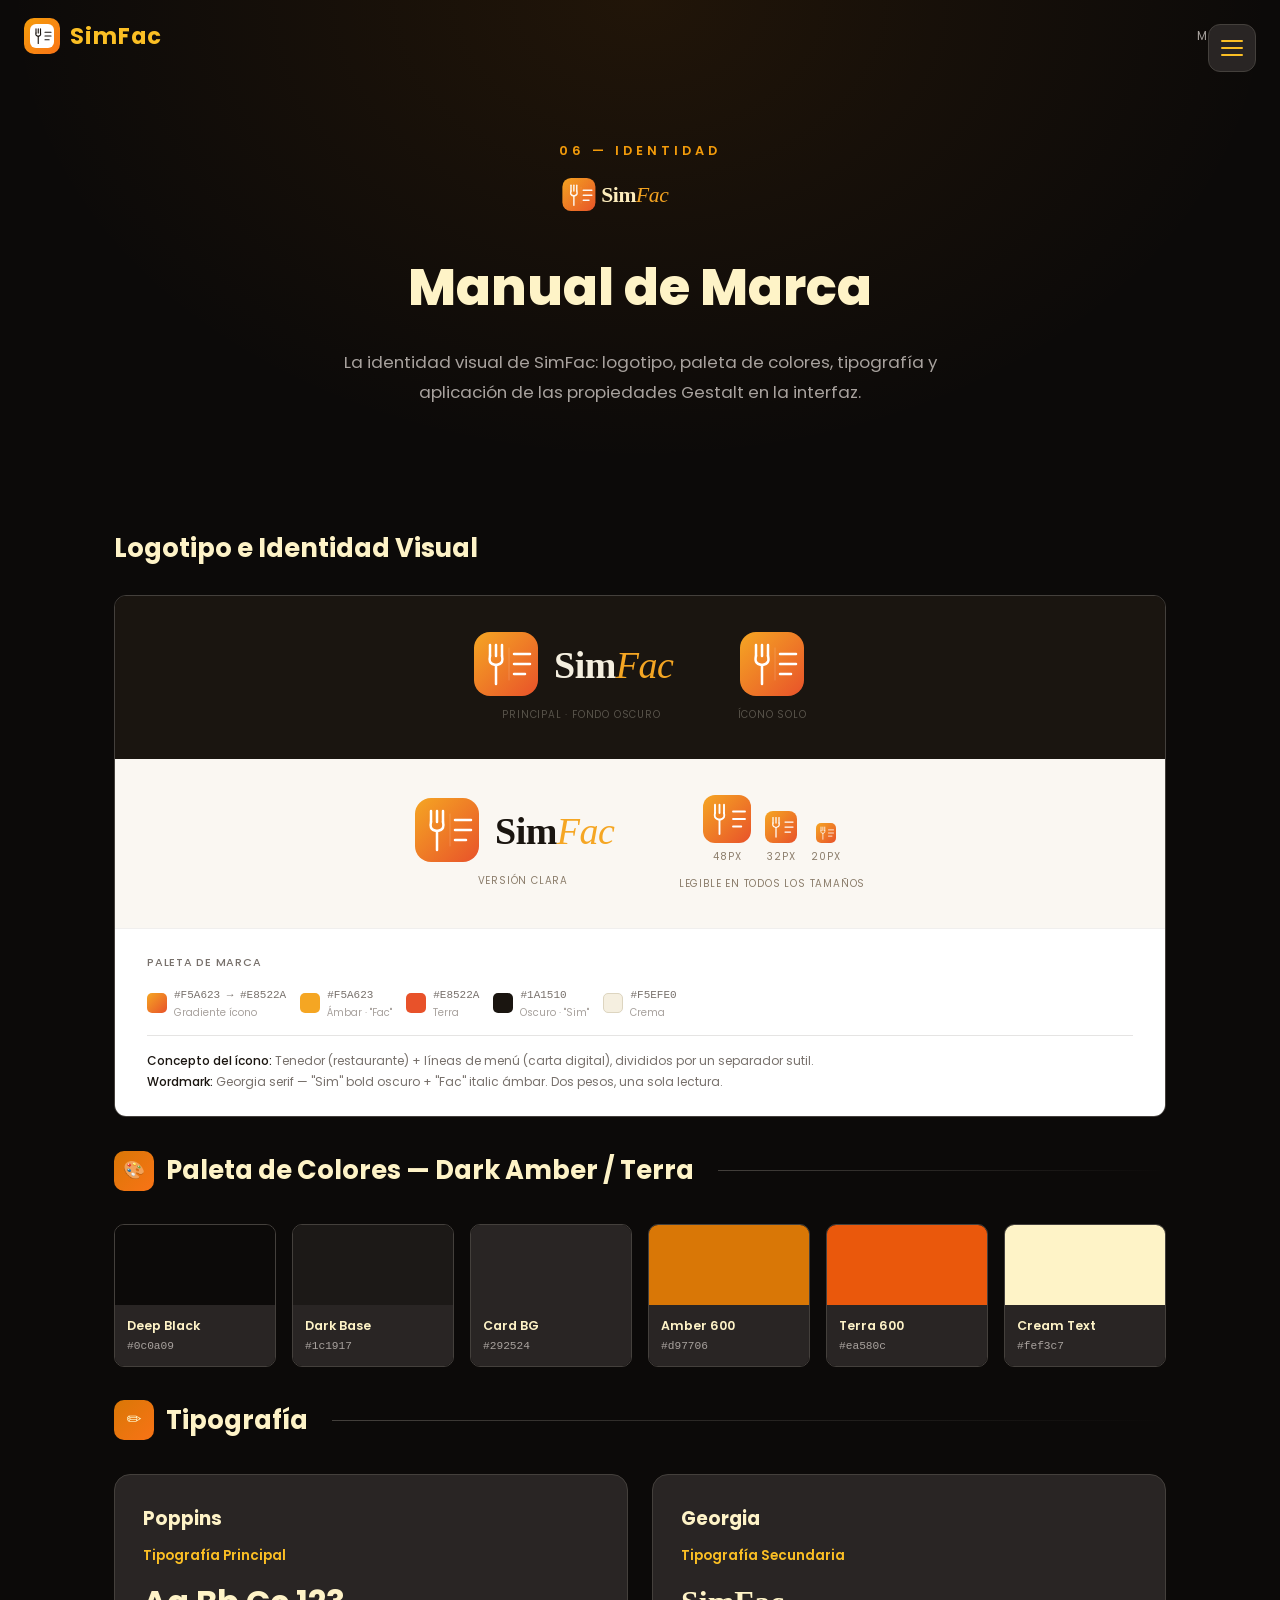
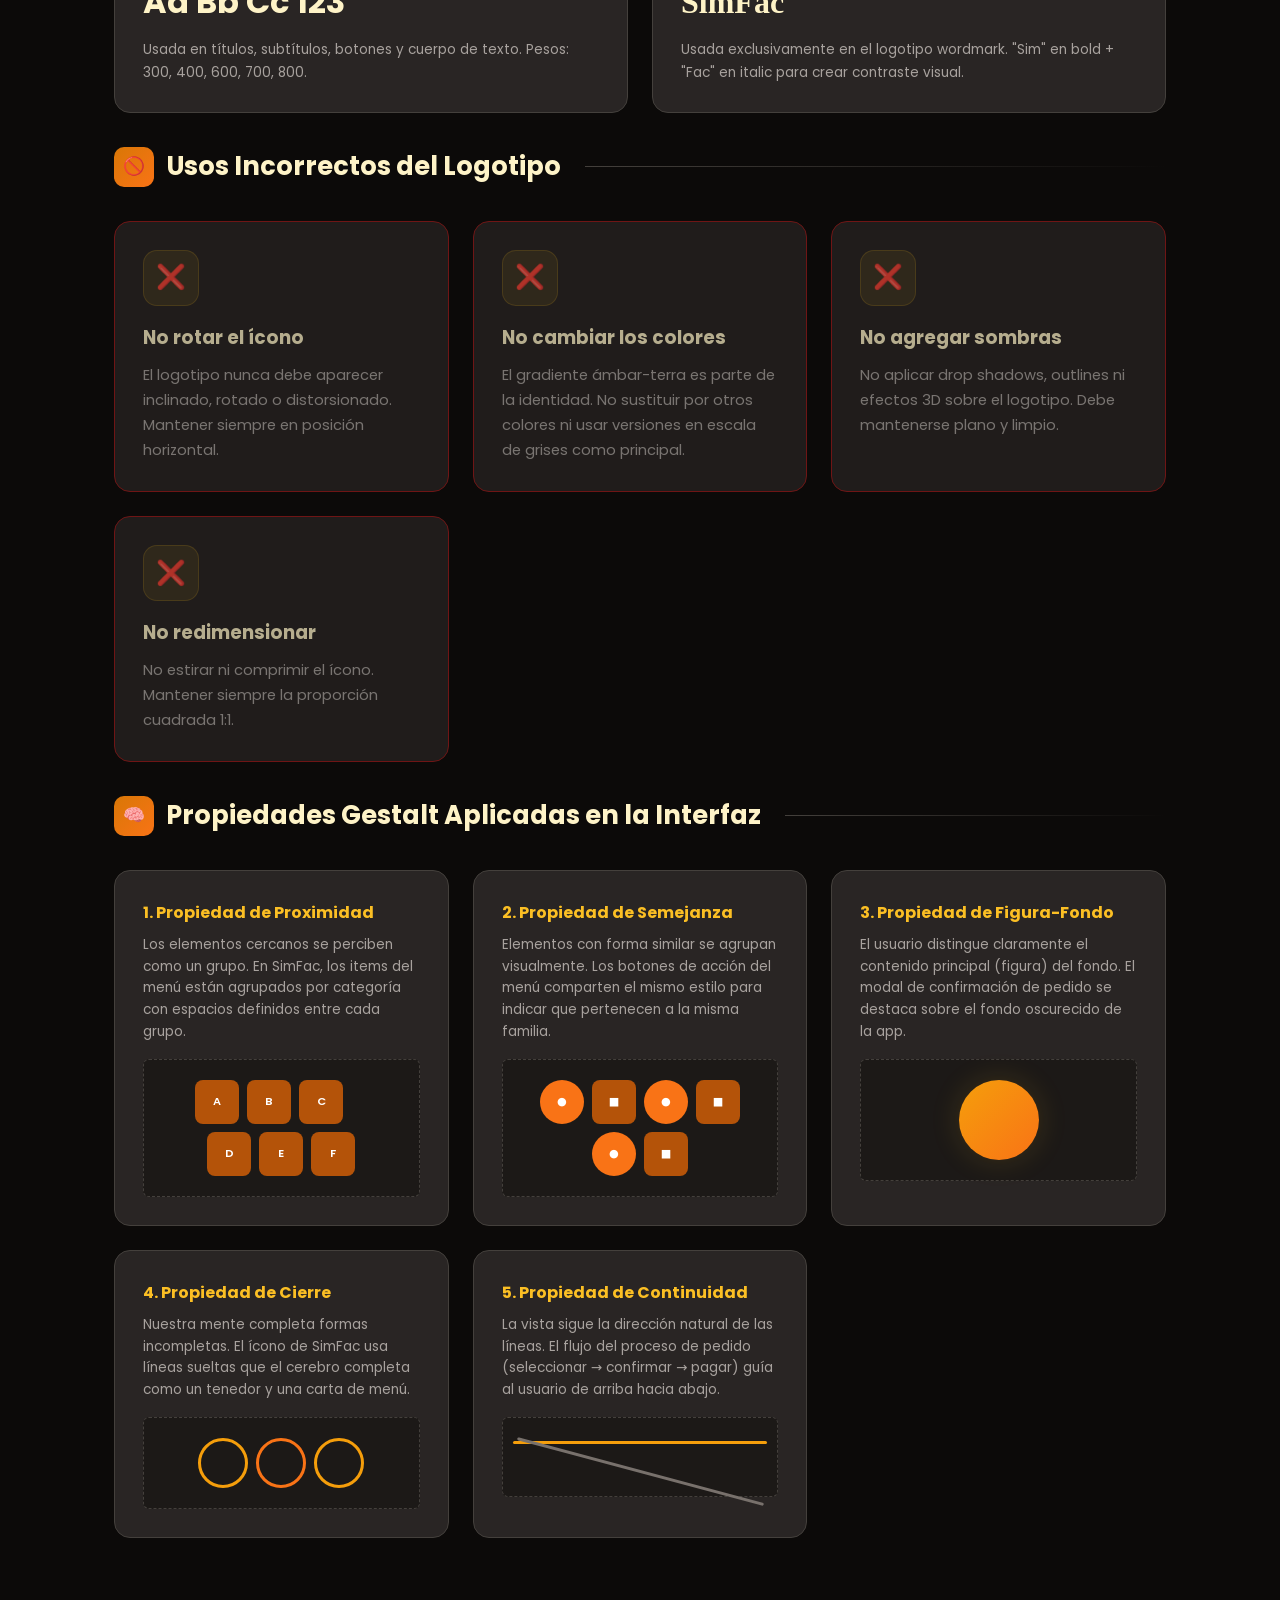
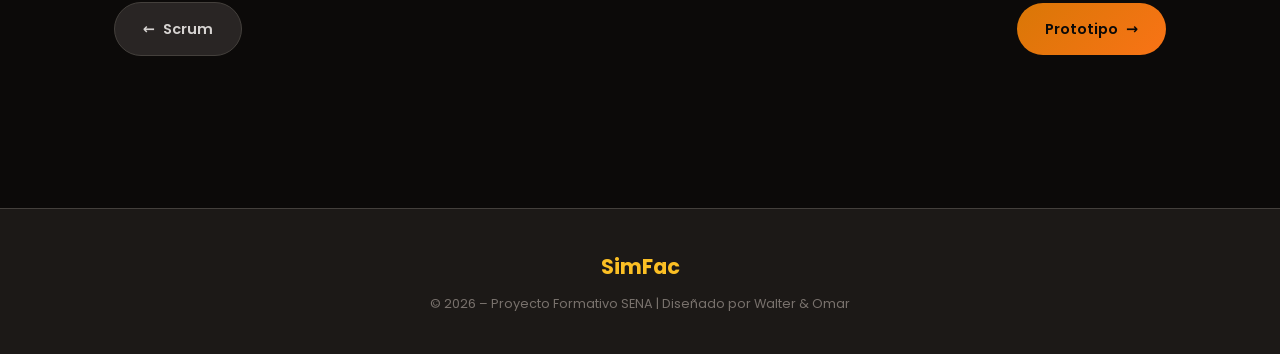
<file: marca.html>
<!DOCTYPE html>
<html lang="es">
<head>
  <meta charset="UTF-8">
  <meta name="viewport" content="width=device-width, initial-scale=1.0">
  <title>Marca – SimFac</title>
  <link href="https://fonts.googleapis.com/css2?family=Poppins:wght@300;400;600;700;800&display=swap" rel="stylesheet">
  <link rel="stylesheet" href="Css/Styles.css">
</head>
<body>

  <!-- TOP BAR -->
  <header class="top-bar">
    <a href="index.html" class="brand">
      <div class="brand-icon">
        <svg width="24" height="24" viewBox="0 0 64 64" xmlns="http://www.w3.org/2000/svg">
          <rect width="64" height="64" rx="16" fill="#fff"/>
          <line x1="16" y1="13" x2="16" y2="24" stroke="#1A1510" stroke-width="3" stroke-linecap="round"/>
          <line x1="22" y1="13" x2="22" y2="24" stroke="#1A1510" stroke-width="3" stroke-linecap="round"/>
          <line x1="28" y1="13" x2="28" y2="24" stroke="#1A1510" stroke-width="3" stroke-linecap="round"/>
          <path d="M16,24C15,28,15,32,22,33C29,32,29,28,28,24" fill="none" stroke="#1A1510" stroke-width="3" stroke-linecap="round" stroke-linejoin="round"/>
          <line x1="22" y1="33" x2="22" y2="52" stroke="#1A1510" stroke-width="3" stroke-linecap="round"/>
          <line x1="40" y1="22" x2="56" y2="22" stroke="#1A1510" stroke-width="3" stroke-linecap="round"/>
          <line x1="40" y1="32" x2="56" y2="32" stroke="#1A1510" stroke-width="3" stroke-linecap="round"/>
          <line x1="40" y1="42" x2="51" y2="42" stroke="#1A1510" stroke-width="3" stroke-linecap="round"/>
        </svg>
      </div>
      SimFac
    </a>
    <span class="page-indicator">Marca</span>
  </header>

  <!-- MENU TOGGLE -->
  <button class="menu-toggle" aria-label="Abrir menú">
    <span class="line"></span>
    <span class="line"></span>
    <span class="line"></span>
  </button>

  <!-- FULLSCREEN MENU OVERLAY -->
  <div class="menu-overlay">
    <div class="menu-content">
      <div class="menu-brand">SimFac</div>
      <nav>
        <a href="index.html" class="menu-item">Inicio</a>
        <a href="situacion.html" class="menu-item">Situación Problema</a>
        <a href="objetivos.html" class="menu-item">Objetivos</a>
        <a href="diagramas.html" class="menu-item">Diagramas</a>
        <a href="arquitectura.html" class="menu-item">Arquitectura</a>
        <a href="scrum.html" class="menu-item">Scrum</a>
        <a href="marca.html" class="menu-item current">Marca</a>
        <a href="prototipo.html" class="menu-item">Prototipo</a>
      </nav>
      <div class="menu-footer">
        <p>Sistema de Gestión de Pedidos para Restaurantes</p>
      </div>
    </div>
  </div>

  <!-- PAGE HEADER -->
  <div class="page-header">
    <div class="page-number">06 — Identidad</div>
    <svg width="160" height="46" viewBox="0 0 216 64" style="margin-bottom: 12px;"><defs><linearGradient id="lg1" x1="0" y1="0" x2="1" y2="1"><stop offset="0%" stop-color="#F5A623"/><stop offset="100%" stop-color="#E8522A"/></linearGradient></defs><rect width="46" height="46" x="0" y="0" rx="12" fill="url(#lg1)"/><line x1="12" y1="10" x2="12" y2="18" stroke="#fff" stroke-width="2" stroke-linecap="round"/><line x1="16" y1="10" x2="16" y2="18" stroke="#fff" stroke-width="2" stroke-linecap="round"/><line x1="20" y1="10" x2="20" y2="18" stroke="#fff" stroke-width="2" stroke-linecap="round"/><path d="M12,18C11,21.5,11,24,16,25C21,24,21,21.5,20,18" fill="none" stroke="#fff" stroke-width="2" stroke-linecap="round" stroke-linejoin="round"/><line x1="16" y1="25" x2="16" y2="38" stroke="#fff" stroke-width="2" stroke-linecap="round"/><line x1="26" y1="13" x2="26" y2="35" stroke="#fff" stroke-width="0.6" opacity="0.2" stroke-linecap="round"/><line x1="29" y1="17" x2="41" y2="17" stroke="#fff" stroke-width="2" stroke-linecap="round"/><line x1="29" y1="24" x2="41" y2="24" stroke="#fff" stroke-width="2" stroke-linecap="round"/><line x1="29" y1="31" x2="37" y2="31" stroke="#fff" stroke-width="2" stroke-linecap="round"/><text y="33" font-family="Georgia,serif" font-size="30" letter-spacing="-0.5"><tspan x="54" font-weight="700" fill="#fef3c7">Sim</tspan><tspan font-style="italic" font-weight="400" fill="#F5A623">Fac</tspan></text></svg>
    <h1 class="reveal">Manual de Marca</h1>
    <p class="page-desc reveal">La identidad visual de SimFac: logotipo, paleta de colores, tipografía y aplicación de las propiedades Gestalt en la interfaz.</p>
  </div>

  <main class="section">

    <h2 class="reveal" style="font-size: 1.6rem; font-weight: 700; color: var(--text-primary); margin-bottom: 24px;">Logotipo e Identidad Visual</h2>

    <!-- BRAND CODE from simfac_logo_brand (1).html -->
    <style>
      .bw { border-radius: 12px; overflow: hidden; border: 0.5px solid var(--color-border-tertiary, #44403c); }
      .bp { padding: 36px 32px; display: flex; align-items: center; justify-content: center; gap: 48px; flex-wrap: wrap; }
      .b-dark  { background: #1A1510; }
      .b-warm  { background: #FAF7F2; }
      .b-base  { background: #fff; border-top: 0.5px solid rgba(42,34,24,0.07); padding: 24px 32px; flex-direction: column; align-items: flex-start; gap: 14px; }
      .bi { display: flex; flex-direction: column; align-items: center; gap: 10px; }
      .lbl { font-size: 10px; letter-spacing: 0.08em; text-transform: uppercase; }
      .ld { color: rgba(245,239,224,0.28); }
      .ll { color: #8B7D6B; }
      .sizes { display: flex; gap: 14px; align-items: flex-end; }
      .si { display: flex; flex-direction: column; align-items: center; gap: 5px; }
      .pr { display: flex; gap: 14px; flex-wrap: wrap; align-items: center; }
      .sw { display: flex; align-items: center; gap: 7px; }
      .sd { width: 20px; height: 20px; border-radius: 5px; flex-shrink: 0; }
      .sm { display: flex; flex-direction: column; }
      .shx { font-size: 11px; font-family: monospace; color: var(--color-text-secondary, #78716c); }
      .sn  { font-size: 10px; color: var(--color-text-tertiary, #a8a29e); }
    </style>

    <div class="bw">

      <!-- ── DARK PANEL ── -->
      <div class="bp b-dark">
        <div class="bi">
          <svg width="216" height="64" viewBox="0 0 216 64" xmlns="http://www.w3.org/2000/svg">
            <defs>
              <linearGradient id="g1" x1="0" y1="0" x2="1" y2="1">
                <stop offset="0%" stop-color="#F5A623"/>
                <stop offset="100%" stop-color="#E8522A"/>
              </linearGradient>
            </defs>
            <rect width="64" height="64" rx="16" fill="url(#g1)"/>
            <line x1="16" y1="13" x2="16" y2="24" stroke="#fff" stroke-width="2.5" stroke-linecap="round"/>
            <line x1="22" y1="13" x2="22" y2="24" stroke="#fff" stroke-width="2.5" stroke-linecap="round"/>
            <line x1="28" y1="13" x2="28" y2="24" stroke="#fff" stroke-width="2.5" stroke-linecap="round"/>
            <path d="M16,24C15,28,15,32,22,33C29,32,29,28,28,24" fill="none" stroke="#fff" stroke-width="2.5" stroke-linecap="round" stroke-linejoin="round"/>
            <line x1="22" y1="33" x2="22" y2="52" stroke="#fff" stroke-width="2.5" stroke-linecap="round"/>
            <line x1="35" y1="16" x2="35" y2="48" stroke="#fff" stroke-width="0.8" opacity="0.2" stroke-linecap="round"/>
            <line x1="40" y1="22" x2="56" y2="22" stroke="#fff" stroke-width="2.5" stroke-linecap="round"/>
            <line x1="40" y1="32" x2="56" y2="32" stroke="#fff" stroke-width="2.5" stroke-linecap="round"/>
            <line x1="40" y1="42" x2="51" y2="42" stroke="#fff" stroke-width="2.5" stroke-linecap="round"/>
            <text y="46" font-family="Georgia,serif" font-size="38" letter-spacing="-0.5">
              <tspan x="80" font-weight="700" fill="#F5EFE0">Sim</tspan><tspan font-style="italic" font-weight="400" fill="#F5A623">Fac</tspan>
            </text>
          </svg>
          <span class="lbl ld">Principal · fondo oscuro</span>
        </div>
        <div class="bi">
          <svg width="64" height="64" viewBox="0 0 64 64">
            <defs><linearGradient id="g2" x1="0" y1="0" x2="1" y2="1"><stop offset="0%" stop-color="#F5A623"/><stop offset="100%" stop-color="#E8522A"/></linearGradient></defs>
            <rect width="64" height="64" rx="16" fill="url(#g2)"/>
            <line x1="16" y1="13" x2="16" y2="24" stroke="#fff" stroke-width="2.5" stroke-linecap="round"/>
            <line x1="22" y1="13" x2="22" y2="24" stroke="#fff" stroke-width="2.5" stroke-linecap="round"/>
            <line x1="28" y1="13" x2="28" y2="24" stroke="#fff" stroke-width="2.5" stroke-linecap="round"/>
            <path d="M16,24C15,28,15,32,22,33C29,32,29,28,28,24" fill="none" stroke="#fff" stroke-width="2.5" stroke-linecap="round" stroke-linejoin="round"/>
            <line x1="22" y1="33" x2="22" y2="52" stroke="#fff" stroke-width="2.5" stroke-linecap="round"/>
            <line x1="35" y1="16" x2="35" y2="48" stroke="#fff" stroke-width="0.8" opacity="0.2" stroke-linecap="round"/>
            <line x1="40" y1="22" x2="56" y2="22" stroke="#fff" stroke-width="2.5" stroke-linecap="round"/>
            <line x1="40" y1="32" x2="56" y2="32" stroke="#fff" stroke-width="2.5" stroke-linecap="round"/>
            <line x1="40" y1="42" x2="51" y2="42" stroke="#fff" stroke-width="2.5" stroke-linecap="round"/>
          </svg>
          <span class="lbl ld">Ícono solo</span>
        </div>
      </div>

      <!-- ── LIGHT PANEL ── -->
      <div class="bp b-warm">
        <div class="bi">
          <svg width="216" height="64" viewBox="0 0 216 64">
            <defs><linearGradient id="g3" x1="0" y1="0" x2="1" y2="1"><stop offset="0%" stop-color="#F5A623"/><stop offset="100%" stop-color="#E8522A"/></linearGradient></defs>
            <rect width="64" height="64" rx="16" fill="url(#g3)"/>
            <line x1="16" y1="13" x2="16" y2="24" stroke="#fff" stroke-width="2.5" stroke-linecap="round"/>
            <line x1="22" y1="13" x2="22" y2="24" stroke="#fff" stroke-width="2.5" stroke-linecap="round"/>
            <line x1="28" y1="13" x2="28" y2="24" stroke="#fff" stroke-width="2.5" stroke-linecap="round"/>
            <path d="M16,24C15,28,15,32,22,33C29,32,29,28,28,24" fill="none" stroke="#fff" stroke-width="2.5" stroke-linecap="round" stroke-linejoin="round"/>
            <line x1="22" y1="33" x2="22" y2="52" stroke="#fff" stroke-width="2.5" stroke-linecap="round"/>
            <line x1="35" y1="16" x2="35" y2="48" stroke="#fff" stroke-width="0.8" opacity="0.2" stroke-linecap="round"/>
            <line x1="40" y1="22" x2="56" y2="22" stroke="#fff" stroke-width="2.5" stroke-linecap="round"/>
            <line x1="40" y1="32" x2="56" y2="32" stroke="#fff" stroke-width="2.5" stroke-linecap="round"/>
            <line x1="40" y1="42" x2="51" y2="42" stroke="#fff" stroke-width="2.5" stroke-linecap="round"/>
            <text y="46" font-family="Georgia,serif" font-size="38" letter-spacing="-0.5">
              <tspan x="80" font-weight="700" fill="#1A1510">Sim</tspan><tspan font-style="italic" font-weight="400" fill="#F5A623">Fac</tspan>
            </text>
          </svg>
          <span class="lbl ll">Versión clara</span>
        </div>
        <div class="bi">
          <div class="sizes">
            <div class="si">
              <svg width="48" height="48" viewBox="0 0 64 64"><defs><linearGradient id="g4" x1="0" y1="0" x2="1" y2="1"><stop offset="0%" stop-color="#F5A623"/><stop offset="100%" stop-color="#E8522A"/></linearGradient></defs><rect width="64" height="64" rx="16" fill="url(#g4)"/><line x1="16" y1="13" x2="16" y2="24" stroke="#fff" stroke-width="2.5" stroke-linecap="round"/><line x1="22" y1="13" x2="22" y2="24" stroke="#fff" stroke-width="2.5" stroke-linecap="round"/><line x1="28" y1="13" x2="28" y2="24" stroke="#fff" stroke-width="2.5" stroke-linecap="round"/><path d="M16,24C15,28,15,32,22,33C29,32,29,28,28,24" fill="none" stroke="#fff" stroke-width="2.5" stroke-linecap="round"/><line x1="22" y1="33" x2="22" y2="52" stroke="#fff" stroke-width="2.5" stroke-linecap="round"/><line x1="40" y1="22" x2="56" y2="22" stroke="#fff" stroke-width="2.5" stroke-linecap="round"/><line x1="40" y1="32" x2="56" y2="32" stroke="#fff" stroke-width="2.5" stroke-linecap="round"/><line x1="40" y1="42" x2="51" y2="42" stroke="#fff" stroke-width="2.5" stroke-linecap="round"/></svg>
              <span class="lbl ll">48px</span>
            </div>
            <div class="si">
              <svg width="32" height="32" viewBox="0 0 64 64"><defs><linearGradient id="g5" x1="0" y1="0" x2="1" y2="1"><stop offset="0%" stop-color="#F5A623"/><stop offset="100%" stop-color="#E8522A"/></linearGradient></defs><rect width="64" height="64" rx="16" fill="url(#g5)"/><line x1="16" y1="13" x2="16" y2="24" stroke="#fff" stroke-width="2.5" stroke-linecap="round"/><line x1="22" y1="13" x2="22" y2="24" stroke="#fff" stroke-width="2.5" stroke-linecap="round"/><line x1="28" y1="13" x2="28" y2="24" stroke="#fff" stroke-width="2.5" stroke-linecap="round"/><path d="M16,24C15,28,15,32,22,33C29,32,29,28,28,24" fill="none" stroke="#fff" stroke-width="2.5" stroke-linecap="round"/><line x1="22" y1="33" x2="22" y2="52" stroke="#fff" stroke-width="2.5" stroke-linecap="round"/><line x1="40" y1="22" x2="56" y2="22" stroke="#fff" stroke-width="2.5" stroke-linecap="round"/><line x1="40" y1="32" x2="56" y2="32" stroke="#fff" stroke-width="2.5" stroke-linecap="round"/><line x1="40" y1="42" x2="51" y2="42" stroke="#fff" stroke-width="2.5" stroke-linecap="round"/></svg>
              <span class="lbl ll">32px</span>
            </div>
            <div class="si">
              <svg width="20" height="20" viewBox="0 0 64 64"><defs><linearGradient id="g6" x1="0" y1="0" x2="1" y2="1"><stop offset="0%" stop-color="#F5A623"/><stop offset="100%" stop-color="#E8522A"/></linearGradient></defs><rect width="64" height="64" rx="16" fill="url(#g6)"/><line x1="16" y1="13" x2="16" y2="24" stroke="#fff" stroke-width="2.5" stroke-linecap="round"/><line x1="22" y1="13" x2="22" y2="24" stroke="#fff" stroke-width="2.5" stroke-linecap="round"/><line x1="28" y1="13" x2="28" y2="24" stroke="#fff" stroke-width="2.5" stroke-linecap="round"/><path d="M16,24C15,28,15,32,22,33C29,32,29,28,28,24" fill="none" stroke="#fff" stroke-width="2.5" stroke-linecap="round"/><line x1="22" y1="33" x2="22" y2="52" stroke="#fff" stroke-width="2.5" stroke-linecap="round"/><line x1="40" y1="22" x2="56" y2="22" stroke="#fff" stroke-width="2.5" stroke-linecap="round"/><line x1="40" y1="32" x2="56" y2="32" stroke="#fff" stroke-width="2.5" stroke-linecap="round"/><line x1="40" y1="42" x2="51" y2="42" stroke="#fff" stroke-width="2.5" stroke-linecap="round"/></svg>
              <span class="lbl ll">20px</span>
            </div>
          </div>
          <span class="lbl ll">Legible en todos los tamaños</span>
        </div>
      </div>

      <!-- ── PALETTE INFO ── -->
      <div class="bp b-base">
        <span style="font-size:11px;font-weight:500;color:#78716c;text-transform:uppercase;letter-spacing:.07em;">Paleta de marca</span>
        <div class="pr">
          <div class="sw"><div class="sd" style="background:linear-gradient(135deg,#F5A623,#E8522A);"></div><div class="sm"><span class="shx">#F5A623 → #E8522A</span><span class="sn">Gradiente ícono</span></div></div>
          <div class="sw"><div class="sd" style="background:#F5A623;"></div><div class="sm"><span class="shx">#F5A623</span><span class="sn">Ámbar · "Fac"</span></div></div>
          <div class="sw"><div class="sd" style="background:#E8522A;"></div><div class="sm"><span class="shx">#E8522A</span><span class="sn">Terra</span></div></div>
          <div class="sw"><div class="sd" style="background:#1A1510;"></div><div class="sm"><span class="shx">#1A1510</span><span class="sn">Oscuro · "Sim"</span></div></div>
          <div class="sw"><div class="sd" style="background:#F5EFE0;border:0.5px solid #DDD5C0;"></div><div class="sm"><span class="shx">#F5EFE0</span><span class="sn">Crema</span></div></div>
        </div>
        <div style="height:.5px;background:rgba(42,34,24,0.12);width:100%;"></div>
        <div style="font-size:12px;color:#78716c;line-height:1.75;">
          <strong style="color:#1A1510;font-weight:500;">Concepto del ícono:</strong> Tenedor (restaurante) + líneas de menú (carta digital), divididos por un separador sutil.<br>
          <strong style="color:#1A1510;font-weight:500;">Wordmark:</strong> Georgia serif — "Sim" bold oscuro + "Fac" italic ámbar. Dos pesos, una sola lectura.
        </div>
      </div>

    </div>

    <!-- PALETA DE COLORES DARK THEME -->
    <div class="section-title mt-4 reveal">
      <span class="icon">🎨</span>
      Paleta de Colores — Dark Amber / Terra
    </div>

    <div class="palette-grid stagger mt-3">
      <div class="palette-swatch reveal">
        <div class="swatch-color" style="background: #0c0a09;"></div>
        <div class="swatch-info">
          <div class="swatch-name">Deep Black</div>
          <div class="swatch-hex">#0c0a09</div>
        </div>
      </div>
      <div class="palette-swatch reveal">
        <div class="swatch-color" style="background: #1c1917;"></div>
        <div class="swatch-info">
          <div class="swatch-name">Dark Base</div>
          <div class="swatch-hex">#1c1917</div>
        </div>
      </div>
      <div class="palette-swatch reveal">
        <div class="swatch-color" style="background: #292524;"></div>
        <div class="swatch-info">
          <div class="swatch-name">Card BG</div>
          <div class="swatch-hex">#292524</div>
        </div>
      </div>
      <div class="palette-swatch reveal">
        <div class="swatch-color" style="background: #d97706;"></div>
        <div class="swatch-info">
          <div class="swatch-name">Amber 600</div>
          <div class="swatch-hex">#d97706</div>
        </div>
      </div>
      <div class="palette-swatch reveal">
        <div class="swatch-color" style="background: #ea580c;"></div>
        <div class="swatch-info">
          <div class="swatch-name">Terra 600</div>
          <div class="swatch-hex">#ea580c</div>
        </div>
      </div>
      <div class="palette-swatch reveal">
        <div class="swatch-color" style="background: #fef3c7;"></div>
        <div class="swatch-info">
          <div class="swatch-name">Cream Text</div>
          <div class="swatch-hex">#fef3c7</div>
        </div>
      </div>
    </div>

    <!-- TIPOGRAFÍA -->
    <div class="section-title mt-4 reveal">
      <span class="icon">✏️</span>
      Tipografía
    </div>

    <div class="card-grid stagger mt-3">
      <div class="card-dark reveal">
        <h3>Poppins</h3>
        <p style="font-size: 0.85rem; color: var(--amber-400); font-weight: 600; margin-bottom: 8px;">Tipografía Principal</p>
        <p style="font-family: 'Poppins', sans-serif; font-size: 2rem; font-weight: 700; color: var(--text-primary); margin-bottom: 8px;">Aa Bb Cc 123</p>
        <p style="font-size: 0.85rem; color: var(--text-muted);">Usada en títulos, subtítulos, botones y cuerpo de texto. Pesos: 300, 400, 600, 700, 800.</p>
      </div>
      <div class="card-dark reveal">
        <h3>Georgia</h3>
        <p style="font-size: 0.85rem; color: var(--amber-400); font-weight: 600; margin-bottom: 8px;">Tipografía Secundaria</p>
        <p style="font-family: Georgia, serif; font-size: 2rem; font-weight: 700; color: var(--text-primary); margin-bottom: 8px;">SimFac</p>
        <p style="font-size: 0.85rem; color: var(--text-muted);">Usada exclusivamente en el logotipo wordmark. "Sim" en bold + "Fac" en italic para crear contraste visual.</p>
      </div>
    </div>

    <!-- USOS INCORRECTOS -->
    <div class="section-title mt-4 reveal">
      <span class="icon">🚫</span>
      Usos Incorrectos del Logotipo
    </div>

    <div class="card-grid stagger mt-3">
      <div class="card-dark reveal" style="opacity: 0.7; border-color: #991b1b;">
        <div class="card-icon" style="font-size: 1.5rem;">❌</div>
        <h3>No rotar el ícono</h3>
        <p>El logotipo nunca debe aparecer inclinado, rotado o distorsionado. Mantener siempre en posición horizontal.</p>
      </div>
      <div class="card-dark reveal" style="opacity: 0.7; border-color: #991b1b;">
        <div class="card-icon" style="font-size: 1.5rem;">❌</div>
        <h3>No cambiar los colores</h3>
        <p>El gradiente ámbar-terra es parte de la identidad. No sustituir por otros colores ni usar versiones en escala de grises como principal.</p>
      </div>
      <div class="card-dark reveal" style="opacity: 0.7; border-color: #991b1b;">
        <div class="card-icon" style="font-size: 1.5rem;">❌</div>
        <h3>No agregar sombras</h3>
        <p>No aplicar drop shadows, outlines ni efectos 3D sobre el logotipo. Debe mantenerse plano y limpio.</p>
      </div>
      <div class="card-dark reveal" style="opacity: 0.7; border-color: #991b1b;">
        <div class="card-icon" style="font-size: 1.5rem;">❌</div>
        <h3>No redimensionar</h3>
        <p>No estirar ni comprimir el ícono. Mantener siempre la proporción cuadrada 1:1.</p>
      </div>
    </div>

    <!-- PROPIEDADES GESTALT -->
    <div class="section-title mt-4 reveal">
      <span class="icon">🧠</span>
      Propiedades Gestalt Aplicadas en la Interfaz
    </div>

    <div class="card-grid stagger mt-3">
      <!-- 1. Proximidad -->
      <div class="gestalt-card reveal">
        <h4>1. Propiedad de Proximidad</h4>
        <p>Los elementos cercanos se perciben como un grupo. En SimFac, los items del menú están agrupados por categoría con espacios definidos entre cada grupo.</p>
        <div class="gestalt-demo-box demo-proximity">
          <div class="group-1" style="display:flex;gap:8px;">
            <div class="demo-item">A</div>
            <div class="demo-item">B</div>
            <div class="demo-item">C</div>
          </div>
          <div style="display:flex;gap:8px;">
            <div class="demo-item">D</div>
            <div class="demo-item">E</div>
            <div class="demo-item">F</div>
          </div>
        </div>
      </div>

      <!-- 2. Semejanza -->
      <div class="gestalt-card reveal">
        <h4>2. Propiedad de Semejanza</h4>
        <p>Elementos con forma similar se agrupan visualmente. Los botones de acción del menú comparten el mismo estilo para indicar que pertenecen a la misma familia.</p>
        <div class="gestalt-demo-box demo-similarity">
          <div class="demo-item circle">●</div>
          <div class="demo-item square">■</div>
          <div class="demo-item circle">●</div>
          <div class="demo-item square">■</div>
          <div class="demo-item circle">●</div>
          <div class="demo-item square">■</div>
        </div>
      </div>

      <!-- 3. Figura-Fondo -->
      <div class="gestalt-card reveal">
        <h4>3. Propiedad de Figura-Fondo</h4>
        <p>El usuario distingue claramente el contenido principal (figura) del fondo. El modal de confirmación de pedido se destaca sobre el fondo oscurecido de la app.</p>
        <div class="gestalt-demo-box demo-fg">
          <div class="fg-figure"></div>
        </div>
      </div>

      <!-- 4. Cierre -->
      <div class="gestalt-card reveal">
        <h4>4. Propiedad de Cierre</h4>
        <p>Nuestra mente completa formas incompletas. El ícono de SimFac usa líneas sueltas que el cerebro completa como un tenedor y una carta de menú.</p>
        <div class="gestalt-demo-box demo-closure">
          <div class="demo-item"></div>
          <div class="demo-item" style="border-color: var(--terra-500);"></div>
          <div class="demo-item"></div>
        </div>
      </div>

      <!-- 5. Continuidad -->
      <div class="gestalt-card reveal">
        <h4>5. Propiedad de Continuidad</h4>
        <p>La vista sigue la dirección natural de las líneas. El flujo del proceso de pedido (seleccionar → confirmar → pagar) guía al usuario de arriba hacia abajo.</p>
        <div class="gestalt-demo-box demo-continuity">
          <div class="line-a"></div>
          <div class="line-b"></div>
        </div>
      </div>
    </div>

    <!-- NAV BUTTONS -->
    <div class="nav-buttons" style="margin-top: 32px;">
      <a href="scrum.html" class="nav-btn prev">
        <span>←</span>
        Scrum
      </a>
      <a href="prototipo.html" class="nav-btn next">
        Prototipo
        <span>→</span>
      </a>
    </div>
  </main>

  <!-- FOOTER -->
  <footer class="footer">
    <div class="footer-brand">SimFac</div>
    <p>© 2026 – Proyecto Formativo SENA | Diseñado por Walter & Omar</p>
  </footer>

  <script src="Js/script.js"></script>
</body>
</html>
</file>
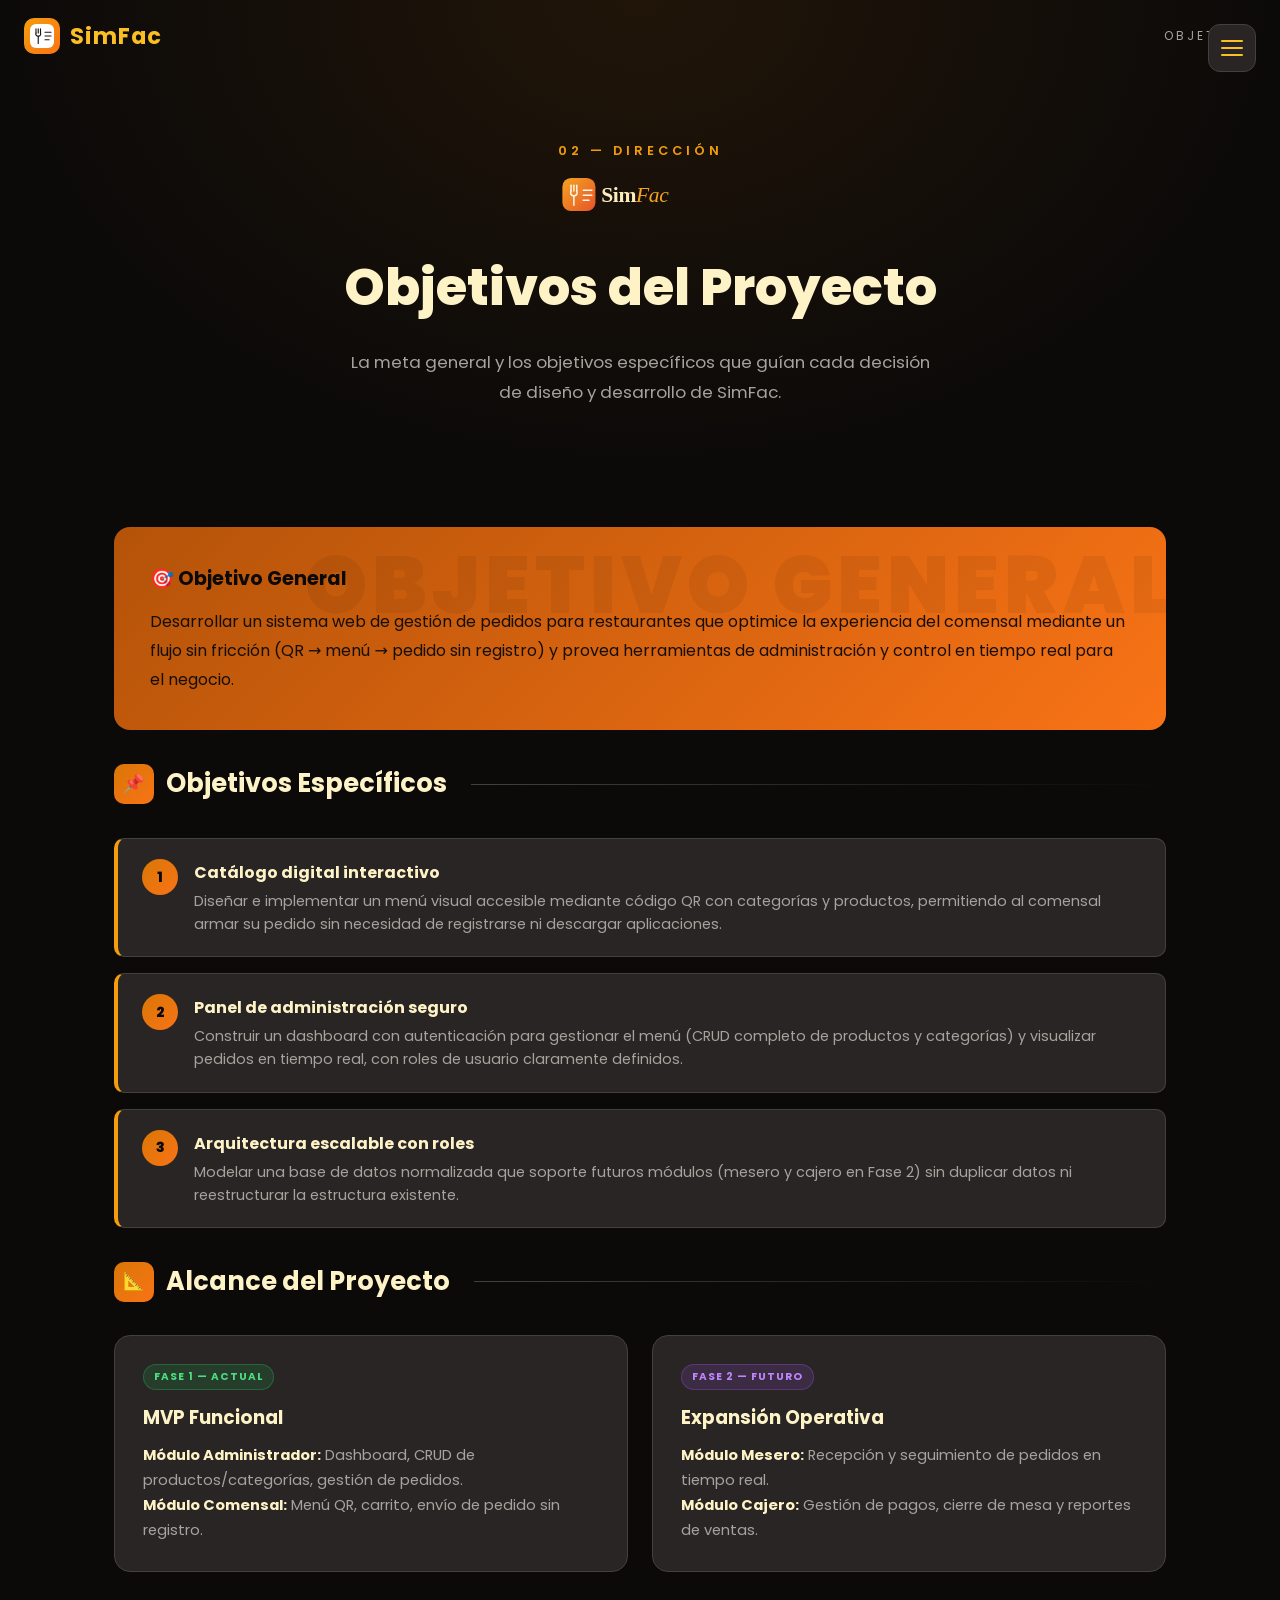
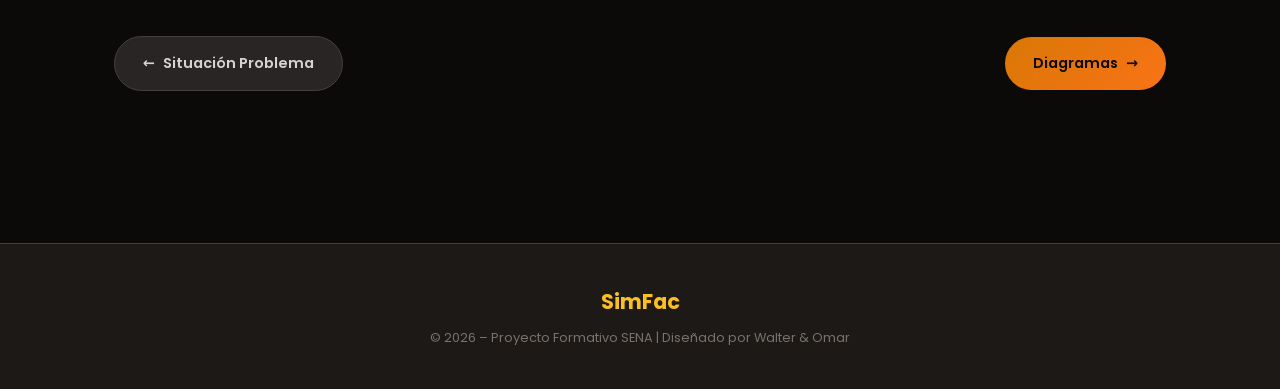
<file: objetivos.html>
<!DOCTYPE html>
<html lang="es">
<head>
  <meta charset="UTF-8">
  <meta name="viewport" content="width=device-width, initial-scale=1.0">
  <title>Objetivos – SimFac</title>
  <link href="https://fonts.googleapis.com/css2?family=Poppins:wght@300;400;600;700;800&display=swap" rel="stylesheet">
  <link rel="stylesheet" href="Css/Styles.css">
</head>
<body>

  <!-- TOP BAR -->
  <header class="top-bar">
    <a href="index.html" class="brand">
      <div class="brand-icon"><svg width="24" height="24" viewBox="0 0 64 64"><rect width="64" height="64" rx="16" fill="#fff"/><line x1="16" y1="13" x2="16" y2="24" stroke="#1A1510" stroke-width="3" stroke-linecap="round"/><line x1="22" y1="13" x2="22" y2="24" stroke="#1A1510" stroke-width="3" stroke-linecap="round"/><line x1="28" y1="13" x2="28" y2="24" stroke="#1A1510" stroke-width="3" stroke-linecap="round"/><path d="M16,24C15,28,15,32,22,33C29,32,29,28,28,24" fill="none" stroke="#1A1510" stroke-width="3" stroke-linecap="round" stroke-linejoin="round"/><line x1="22" y1="33" x2="22" y2="52" stroke="#1A1510" stroke-width="3" stroke-linecap="round"/><line x1="40" y1="22" x2="56" y2="22" stroke="#1A1510" stroke-width="3" stroke-linecap="round"/><line x1="40" y1="32" x2="56" y2="32" stroke="#1A1510" stroke-width="3" stroke-linecap="round"/><line x1="40" y1="42" x2="51" y2="42" stroke="#1A1510" stroke-width="3" stroke-linecap="round"/></svg></div>
      SimFac
    </a>
    <span class="page-indicator">Objetivos</span>
  </header>

  <!-- MENU TOGGLE -->
  <button class="menu-toggle" aria-label="Abrir menú">
    <span class="line"></span>
    <span class="line"></span>
    <span class="line"></span>
  </button>

  <!-- FULLSCREEN MENU OVERLAY -->
  <div class="menu-overlay">
    <div class="menu-content">
      <div class="menu-brand">SimFac</div>
      <nav>
        <a href="index.html" class="menu-item">Inicio</a>
        <a href="situacion.html" class="menu-item">Situación Problema</a>
        <a href="objetivos.html" class="menu-item current">Objetivos</a>
        <a href="diagramas.html" class="menu-item">Diagramas</a>
        <a href="arquitectura.html" class="menu-item">Arquitectura</a>
        <a href="scrum.html" class="menu-item">Scrum</a>
        <a href="marca.html" class="menu-item">Marca</a>
        <a href="prototipo.html" class="menu-item">Prototipo</a>
      </nav>
      <div class="menu-footer">
        <p>Sistema de Gestión de Pedidos para Restaurantes</p>
      </div>
    </div>
  </div>

  <!-- PAGE HEADER -->
  <div class="page-header">
    <div class="page-number">02 — Dirección</div>
    <svg width="160" height="46" viewBox="0 0 216 64" style="margin-bottom: 12px;"><defs><linearGradient id="lg1" x1="0" y1="0" x2="1" y2="1"><stop offset="0%" stop-color="#F5A623"/><stop offset="100%" stop-color="#E8522A"/></linearGradient></defs><rect width="46" height="46" x="0" y="0" rx="12" fill="url(#lg1)"/><line x1="12" y1="10" x2="12" y2="18" stroke="#fff" stroke-width="2" stroke-linecap="round"/><line x1="16" y1="10" x2="16" y2="18" stroke="#fff" stroke-width="2" stroke-linecap="round"/><line x1="20" y1="10" x2="20" y2="18" stroke="#fff" stroke-width="2" stroke-linecap="round"/><path d="M12,18C11,21.5,11,24,16,25C21,24,21,21.5,20,18" fill="none" stroke="#fff" stroke-width="2" stroke-linecap="round" stroke-linejoin="round"/><line x1="16" y1="25" x2="16" y2="38" stroke="#fff" stroke-width="2" stroke-linecap="round"/><line x1="26" y1="13" x2="26" y2="35" stroke="#fff" stroke-width="0.6" opacity="0.2" stroke-linecap="round"/><line x1="29" y1="17" x2="41" y2="17" stroke="#fff" stroke-width="2" stroke-linecap="round"/><line x1="29" y1="24" x2="41" y2="24" stroke="#fff" stroke-width="2" stroke-linecap="round"/><line x1="29" y1="31" x2="37" y2="31" stroke="#fff" stroke-width="2" stroke-linecap="round"/><text y="33" font-family="Georgia,serif" font-size="30" letter-spacing="-0.5"><tspan x="54" font-weight="700" fill="#fef3c7">Sim</tspan><tspan font-style="italic" font-weight="400" fill="#F5A623">Fac</tspan></text></svg>
    <h1 class="reveal">Objetivos del Proyecto</h1>
    <p class="page-desc reveal">La meta general y los objetivos específicos que guían cada decisión de diseño y desarrollo de SimFac.</p>
  </div>

  <main class="section">
    <!-- OBJETIVO GENERAL -->
    <div class="objective-general reveal mb-4">
      <h3>🎯 Objetivo General</h3>
      <p>Desarrollar un sistema web de gestión de pedidos para restaurantes que optimice la experiencia del comensal mediante un flujo sin fricción (QR → menú → pedido sin registro) y provea herramientas de administración y control en tiempo real para el negocio.</p>
    </div>

    <!-- OBJETIVOS ESPECÍFICOS -->
    <div class="section-title mt-4 reveal">
      <span class="icon">📌</span>
      Objetivos Específicos
    </div>

    <ul class="objective-list stagger">
      <li class="reveal">
        <div class="obj-number">1</div>
        <div class="obj-content">
          <h4>Catálogo digital interactivo</h4>
          <p>Diseñar e implementar un menú visual accesible mediante código QR con categorías y productos, permitiendo al comensal armar su pedido sin necesidad de registrarse ni descargar aplicaciones.</p>
        </div>
      </li>
      <li class="reveal">
        <div class="obj-number">2</div>
        <div class="obj-content">
          <h4>Panel de administración seguro</h4>
          <p>Construir un dashboard con autenticación para gestionar el menú (CRUD completo de productos y categorías) y visualizar pedidos en tiempo real, con roles de usuario claramente definidos.</p>
        </div>
      </li>
      <li class="reveal">
        <div class="obj-number">3</div>
        <div class="obj-content">
          <h4>Arquitectura escalable con roles</h4>
          <p>Modelar una base de datos normalizada que soporte futuros módulos (mesero y cajero en Fase 2) sin duplicar datos ni reestructurar la estructura existente.</p>
        </div>
      </li>

    </ul>

    <!-- ALCANCE -->
    <div class="section-title mt-4 reveal">
      <span class="icon">📐</span>
      Alcance del Proyecto
    </div>

    <div class="card-grid stagger mt-3">
      <div class="card-dark reveal">
        <div style="display: flex; align-items: center; gap: 8px; margin-bottom: 12px;">
          <span class="fase-badge fase1">Fase 1 — Actual</span>
        </div>
        <h3>MVP Funcional</h3>
        <p>
          <strong style="color: var(--text-primary);">Módulo Administrador:</strong> Dashboard, CRUD de productos/categorías, gestión de pedidos.<br>
          <strong style="color: var(--text-primary);">Módulo Comensal:</strong> Menú QR, carrito, envío de pedido sin registro.
        </p>
      </div>
      <div class="card-dark reveal">
        <div style="display: flex; align-items: center; gap: 8px; margin-bottom: 12px;">
          <span class="fase-badge fase2">Fase 2 — Futuro</span>
        </div>
        <h3>Expansión Operativa</h3>
        <p>
          <strong style="color: var(--text-primary);">Módulo Mesero:</strong> Recepción y seguimiento de pedidos en tiempo real.<br>
          <strong style="color: var(--text-primary);">Módulo Cajero:</strong> Gestión de pagos, cierre de mesa y reportes de ventas.
        </p>
      </div>
    </div>

    <!-- NAV BUTTONS -->
    <div class="nav-buttons mt-4">
      <a href="situacion.html" class="nav-btn prev">
        <span>←</span>
        Situación Problema
      </a>
      <a href="diagramas.html" class="nav-btn next">
        Diagramas
        <span>→</span>
      </a>
    </div>
  </main>

  <!-- FOOTER -->
  <footer class="footer">
    <div class="footer-brand">SimFac</div>
    <p>© 2026 – Proyecto Formativo SENA | Diseñado por Walter & Omar</p>
  </footer>

  <script src="Js/script.js"></script>
</body>
</html>
</file>
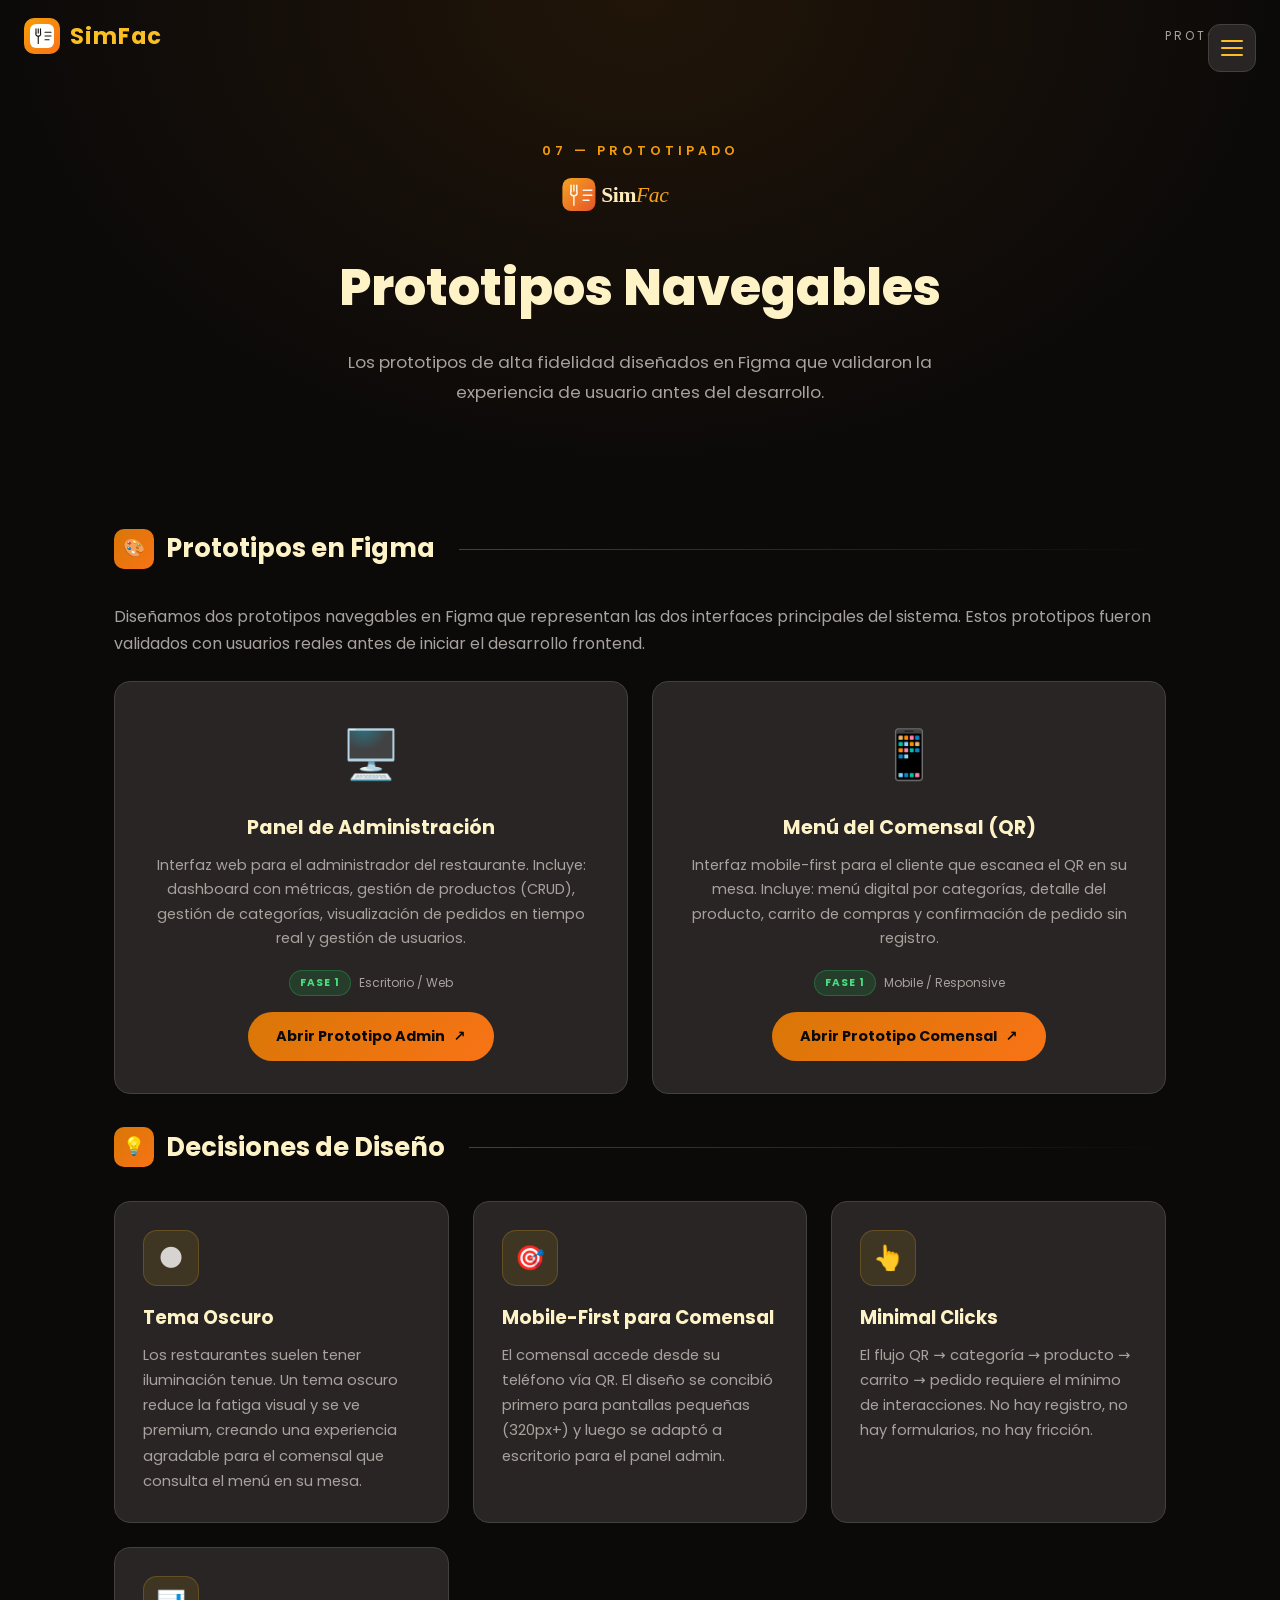
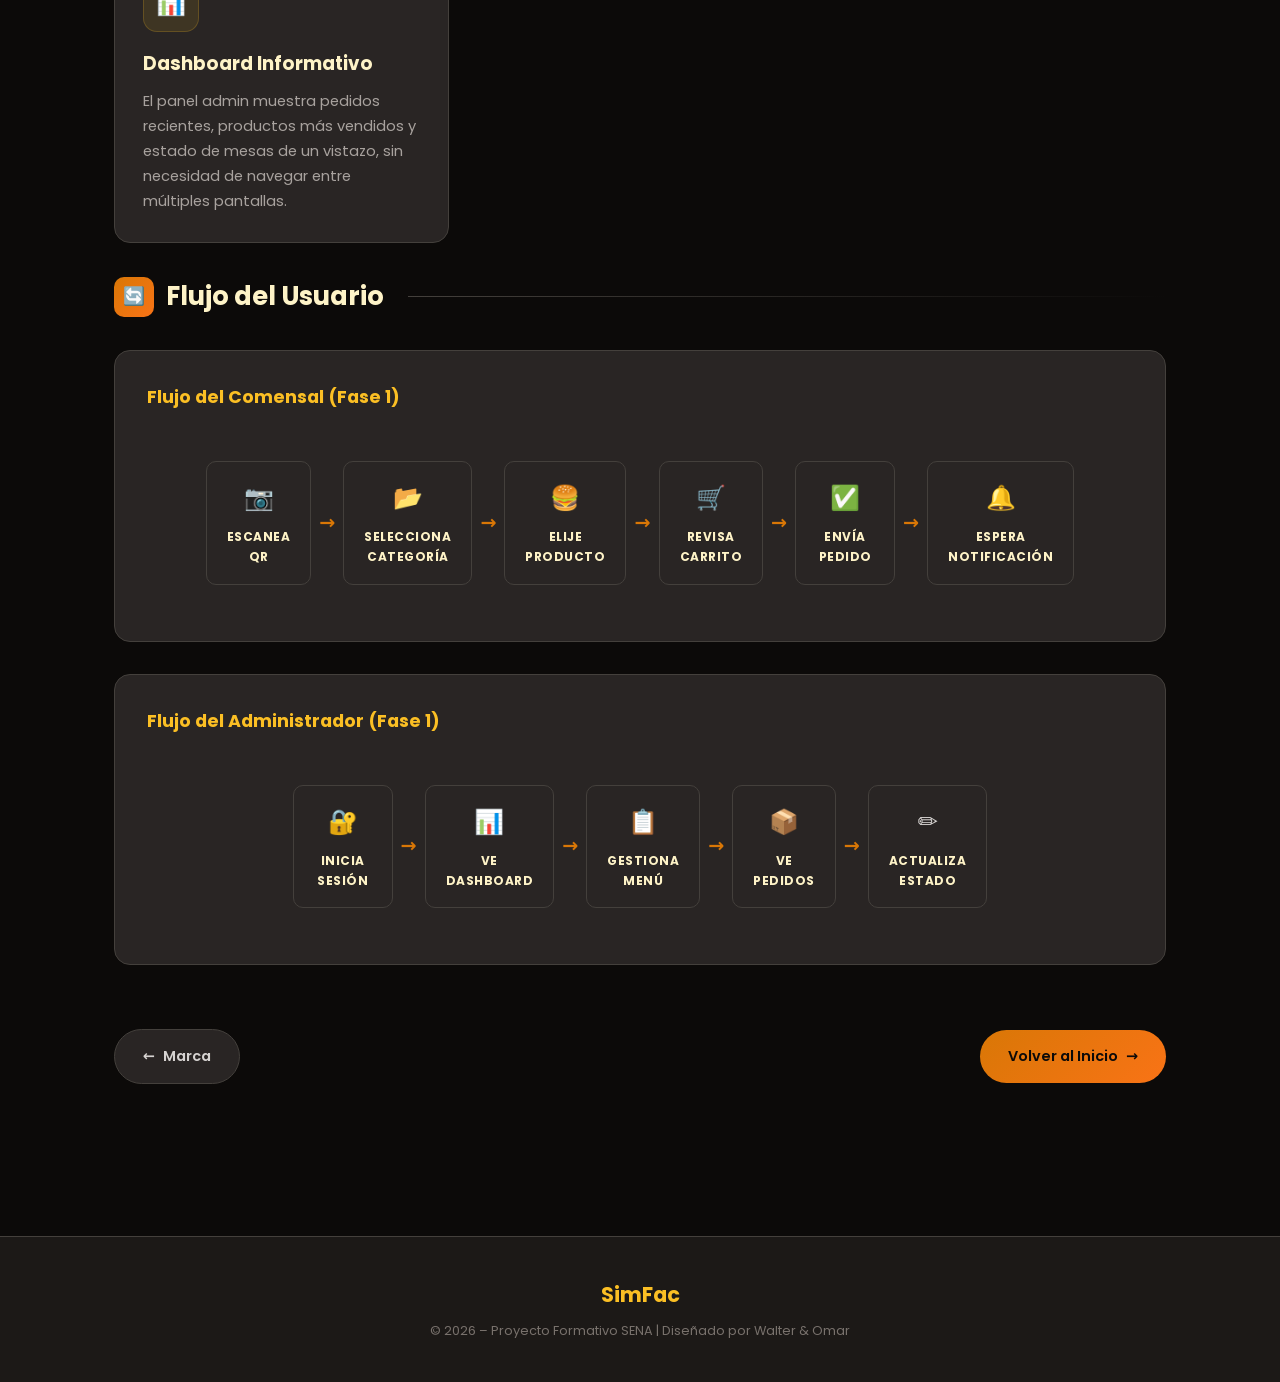
<file: prototipo.html>
<!DOCTYPE html>
<html lang="es">
<head>
  <meta charset="UTF-8">
  <meta name="viewport" content="width=device-width, initial-scale=1.0">
  <title>Prototipo – SimFac</title>
  <link href="https://fonts.googleapis.com/css2?family=Poppins:wght@300;400;600;700;800&display=swap" rel="stylesheet">
  <link rel="stylesheet" href="Css/Styles.css">
</head>
<body>

  <!-- TOP BAR -->
  <header class="top-bar">
    <a href="index.html" class="brand">
      <div class="brand-icon"><svg width="24" height="24" viewBox="0 0 64 64"><rect width="64" height="64" rx="16" fill="#fff"/><line x1="16" y1="13" x2="16" y2="24" stroke="#1A1510" stroke-width="3" stroke-linecap="round"/><line x1="22" y1="13" x2="22" y2="24" stroke="#1A1510" stroke-width="3" stroke-linecap="round"/><line x1="28" y1="13" x2="28" y2="24" stroke="#1A1510" stroke-width="3" stroke-linecap="round"/><path d="M16,24C15,28,15,32,22,33C29,32,29,28,28,24" fill="none" stroke="#1A1510" stroke-width="3" stroke-linecap="round" stroke-linejoin="round"/><line x1="22" y1="33" x2="22" y2="52" stroke="#1A1510" stroke-width="3" stroke-linecap="round"/><line x1="40" y1="22" x2="56" y2="22" stroke="#1A1510" stroke-width="3" stroke-linecap="round"/><line x1="40" y1="32" x2="56" y2="32" stroke="#1A1510" stroke-width="3" stroke-linecap="round"/><line x1="40" y1="42" x2="51" y2="42" stroke="#1A1510" stroke-width="3" stroke-linecap="round"/></svg></div>
      SimFac
    </a>
    <span class="page-indicator">Prototipo</span>
  </header>

  <!-- MENU TOGGLE -->
  <button class="menu-toggle" aria-label="Abrir menú">
    <span class="line"></span>
    <span class="line"></span>
    <span class="line"></span>
  </button>

  <!-- FULLSCREEN MENU OVERLAY -->
  <div class="menu-overlay">
    <div class="menu-content">
      <div class="menu-brand">SimFac</div>
      <nav>
        <a href="index.html" class="menu-item">Inicio</a>
        <a href="situacion.html" class="menu-item">Situación Problema</a>
        <a href="objetivos.html" class="menu-item">Objetivos</a>
        <a href="diagramas.html" class="menu-item">Diagramas</a>
        <a href="arquitectura.html" class="menu-item">Arquitectura</a>
        <a href="scrum.html" class="menu-item">Scrum</a>
        <a href="marca.html" class="menu-item">Marca</a>
        <a href="prototipo.html" class="menu-item current">Prototipo</a>
      </nav>
      <div class="menu-footer">
        <p>Sistema de Gestión de Pedidos para Restaurantes</p>
      </div>
    </div>
  </div>

  <!-- PAGE HEADER -->
  <div class="page-header">
    <div class="page-number">07 — Prototipado</div>
    <svg width="160" height="46" viewBox="0 0 216 64" style="margin-bottom: 12px;"><defs><linearGradient id="lg1" x1="0" y1="0" x2="1" y2="1"><stop offset="0%" stop-color="#F5A623"/><stop offset="100%" stop-color="#E8522A"/></linearGradient></defs><rect width="46" height="46" x="0" y="0" rx="12" fill="url(#lg1)"/><line x1="12" y1="10" x2="12" y2="18" stroke="#fff" stroke-width="2" stroke-linecap="round"/><line x1="16" y1="10" x2="16" y2="18" stroke="#fff" stroke-width="2" stroke-linecap="round"/><line x1="20" y1="10" x2="20" y2="18" stroke="#fff" stroke-width="2" stroke-linecap="round"/><path d="M12,18C11,21.5,11,24,16,25C21,24,21,21.5,20,18" fill="none" stroke="#fff" stroke-width="2" stroke-linecap="round" stroke-linejoin="round"/><line x1="16" y1="25" x2="16" y2="38" stroke="#fff" stroke-width="2" stroke-linecap="round"/><line x1="26" y1="13" x2="26" y2="35" stroke="#fff" stroke-width="0.6" opacity="0.2" stroke-linecap="round"/><line x1="29" y1="17" x2="41" y2="17" stroke="#fff" stroke-width="2" stroke-linecap="round"/><line x1="29" y1="24" x2="41" y2="24" stroke="#fff" stroke-width="2" stroke-linecap="round"/><line x1="29" y1="31" x2="37" y2="31" stroke="#fff" stroke-width="2" stroke-linecap="round"/><text y="33" font-family="Georgia,serif" font-size="30" letter-spacing="-0.5"><tspan x="54" font-weight="700" fill="#fef3c7">Sim</tspan><tspan font-style="italic" font-weight="400" fill="#F5A623">Fac</tspan></text></svg>
    <h1 class="reveal">Prototipos Navegables</h1>
    <p class="page-desc reveal">Los prototipos de alta fidelidad diseñados en Figma que validaron la experiencia de usuario antes del desarrollo.</p>
  </div>

  <main class="section">

    <!-- FIGMA PROTOTYPES -->
    <div class="section-title reveal">
      <span class="icon">🎨</span>
      Prototipos en Figma
    </div>

    <p class="reveal" style="margin-bottom: 24px; color: var(--text-muted);">
      Diseñamos dos prototipos navegables en Figma que representan las dos interfaces principales del sistema. Estos prototipos fueron validados con usuarios reales antes de iniciar el desarrollo frontend.
    </p>

    <div class="card-grid stagger">
      <!-- ADMIN PROTO -->
      <a href="https://www.figma.com/proto/aCwL7nwhDMTHHCvHMH9gCl/Prototipo-SimFac?node-id=1-3&t=tqD6aFyAT9Y5R2uw-1&scaling=scale-down&content-scaling=fixed&page-id=1%3A2&starting-point-node-id=45%3A305&show-proto-sidebar=1" target="_blank" rel="noopener" class="proto-link reveal">
        <div class="proto-icon">🖥️</div>
        <h3>Panel de Administración</h3>
        <p>Interfaz web para el administrador del restaurante. Incluye: dashboard con métricas, gestión de productos (CRUD), gestión de categorías, visualización de pedidos en tiempo real y gestión de usuarios.</p>
        <div style="display: flex; align-items: center; gap: 8px; margin-bottom: 16px; flex-wrap: wrap; justify-content: center;">
          <span class="fase-badge fase1">Fase 1</span>
          <span style="font-size: 0.75rem; color: var(--text-muted);">Escritorio / Web</span>
        </div>
        <div class="proto-btn">
          Abrir Prototipo Admin
          <span>↗</span>
        </div>
      </a>

      <!-- COMENSAL PROTO -->
      <a href="https://www.figma.com/proto/aCwL7nwhDMTHHCvHMH9gCl/Prototipo-SimFac?node-id=92-211&p=f&t=N76I3sYZgkuYbvkQ-1&scaling=scale-down&content-scaling=fixed&page-id=92%3A210" target="_blank" rel="noopener" class="proto-link reveal">
        <div class="proto-icon">📱</div>
        <h3>Menú del Comensal (QR)</h3>
        <p>Interfaz mobile-first para el cliente que escanea el QR en su mesa. Incluye: menú digital por categorías, detalle del producto, carrito de compras y confirmación de pedido sin registro.</p>
        <div style="display: flex; align-items: center; gap: 8px; margin-bottom: 16px; flex-wrap: wrap; justify-content: center;">
          <span class="fase-badge fase1">Fase 1</span>
          <span style="font-size: 0.75rem; color: var(--text-muted);">Mobile / Responsive</span>
        </div>
        <div class="proto-btn">
          Abrir Prototipo Comensal
          <span>↗</span>
        </div>
      </a>
    </div>

    <!-- DESIGN DECISIONS -->
    <div class="section-title mt-4 reveal">
      <span class="icon">💡</span>
      Decisiones de Diseño
    </div>

    <div class="card-grid stagger mt-3">
      <div class="card-dark reveal">
        <div class="card-icon">🌑</div>
        <h3>Tema Oscuro</h3>
        <p>Los restaurantes suelen tener iluminación tenue. Un tema oscuro reduce la fatiga visual y se ve premium, creando una experiencia agradable para el comensal que consulta el menú en su mesa.</p>
      </div>
      <div class="card-dark reveal">
        <div class="card-icon">🎯</div>
        <h3>Mobile-First para Comensal</h3>
        <p>El comensal accede desde su teléfono vía QR. El diseño se concibió primero para pantallas pequeñas (320px+) y luego se adaptó a escritorio para el panel admin.</p>
      </div>
      <div class="card-dark reveal">
        <div class="card-icon">👆</div>
        <h3>Minimal Clicks</h3>
        <p>El flujo QR → categoría → producto → carrito → pedido requiere el mínimo de interacciones. No hay registro, no hay formularios, no hay fricción.</p>
      </div>
      <div class="card-dark reveal">
        <div class="card-icon">📊</div>
        <h3>Dashboard Informativo</h3>
        <p>El panel admin muestra pedidos recientes, productos más vendidos y estado de mesas de un vistazo, sin necesidad de navegar entre múltiples pantallas.</p>
      </div>
    </div>

    <!-- USER FLOW -->
    <div class="section-title mt-4 reveal">
      <span class="icon">🔄</span>
      Flujo del Usuario
    </div>

    <div class="diagram-container reveal">
      <h3>Flujo del Comensal (Fase 1)</h3>
      <div class="process-flow">
        <div class="process-step">
          <div class="step-icon">📷</div>
          <div class="step-label">Escanea<br>QR</div>
        </div>
        <div class="process-arrow">→</div>
        <div class="process-step">
          <div class="step-icon">📂</div>
          <div class="step-label">Selecciona<br>Categoría</div>
        </div>
        <div class="process-arrow">→</div>
        <div class="process-step">
          <div class="step-icon">🍔</div>
          <div class="step-label">Elije<br>Producto</div>
        </div>
        <div class="process-arrow">→</div>
        <div class="process-step">
          <div class="step-icon">🛒</div>
          <div class="step-label">Revisa<br>Carrito</div>
        </div>
        <div class="process-arrow">→</div>
        <div class="process-step">
          <div class="step-icon">✅</div>
          <div class="step-label">Envía<br>Pedido</div>
        </div>
        <div class="process-arrow">→</div>
        <div class="process-step">
          <div class="step-icon">🔔</div>
          <div class="step-label">Espera<br>Notificación</div>
        </div>
      </div>
    </div>

    <div class="diagram-container reveal">
      <h3>Flujo del Administrador (Fase 1)</h3>
      <div class="process-flow">
        <div class="process-step">
          <div class="step-icon">🔐</div>
          <div class="step-label">Inicia<br>Sesión</div>
        </div>
        <div class="process-arrow">→</div>
        <div class="process-step">
          <div class="step-icon">📊</div>
          <div class="step-label">Ve<br>Dashboard</div>
        </div>
        <div class="process-arrow">→</div>
        <div class="process-step">
          <div class="step-icon">📋</div>
          <div class="step-label">Gestiona<br>Menú</div>
        </div>
        <div class="process-arrow">→</div>
        <div class="process-step">
          <div class="step-icon">📦</div>
          <div class="step-label">Ve<br>Pedidos</div>
        </div>
        <div class="process-arrow">→</div>
        <div class="process-step">
          <div class="step-icon">✏️</div>
          <div class="step-label">Actualiza<br>Estado</div>
        </div>
      </div>
    </div>

    <!-- NAV BUTTONS -->
    <div class="nav-buttons">
      <a href="marca.html" class="nav-btn prev">
        <span>←</span>
        Marca
      </a>
      <a href="index.html" class="nav-btn next">
        Volver al Inicio
        <span>→</span>
      </a>
    </div>
  </main>

  <!-- FOOTER -->
  <footer class="footer">
    <div class="footer-brand">SimFac</div>
    <p>© 2026 – Proyecto Formativo SENA | Diseñado por Walter & Omar</p>
  </footer>

  <script src="Js/script.js"></script>
</body>
</html>
</file>
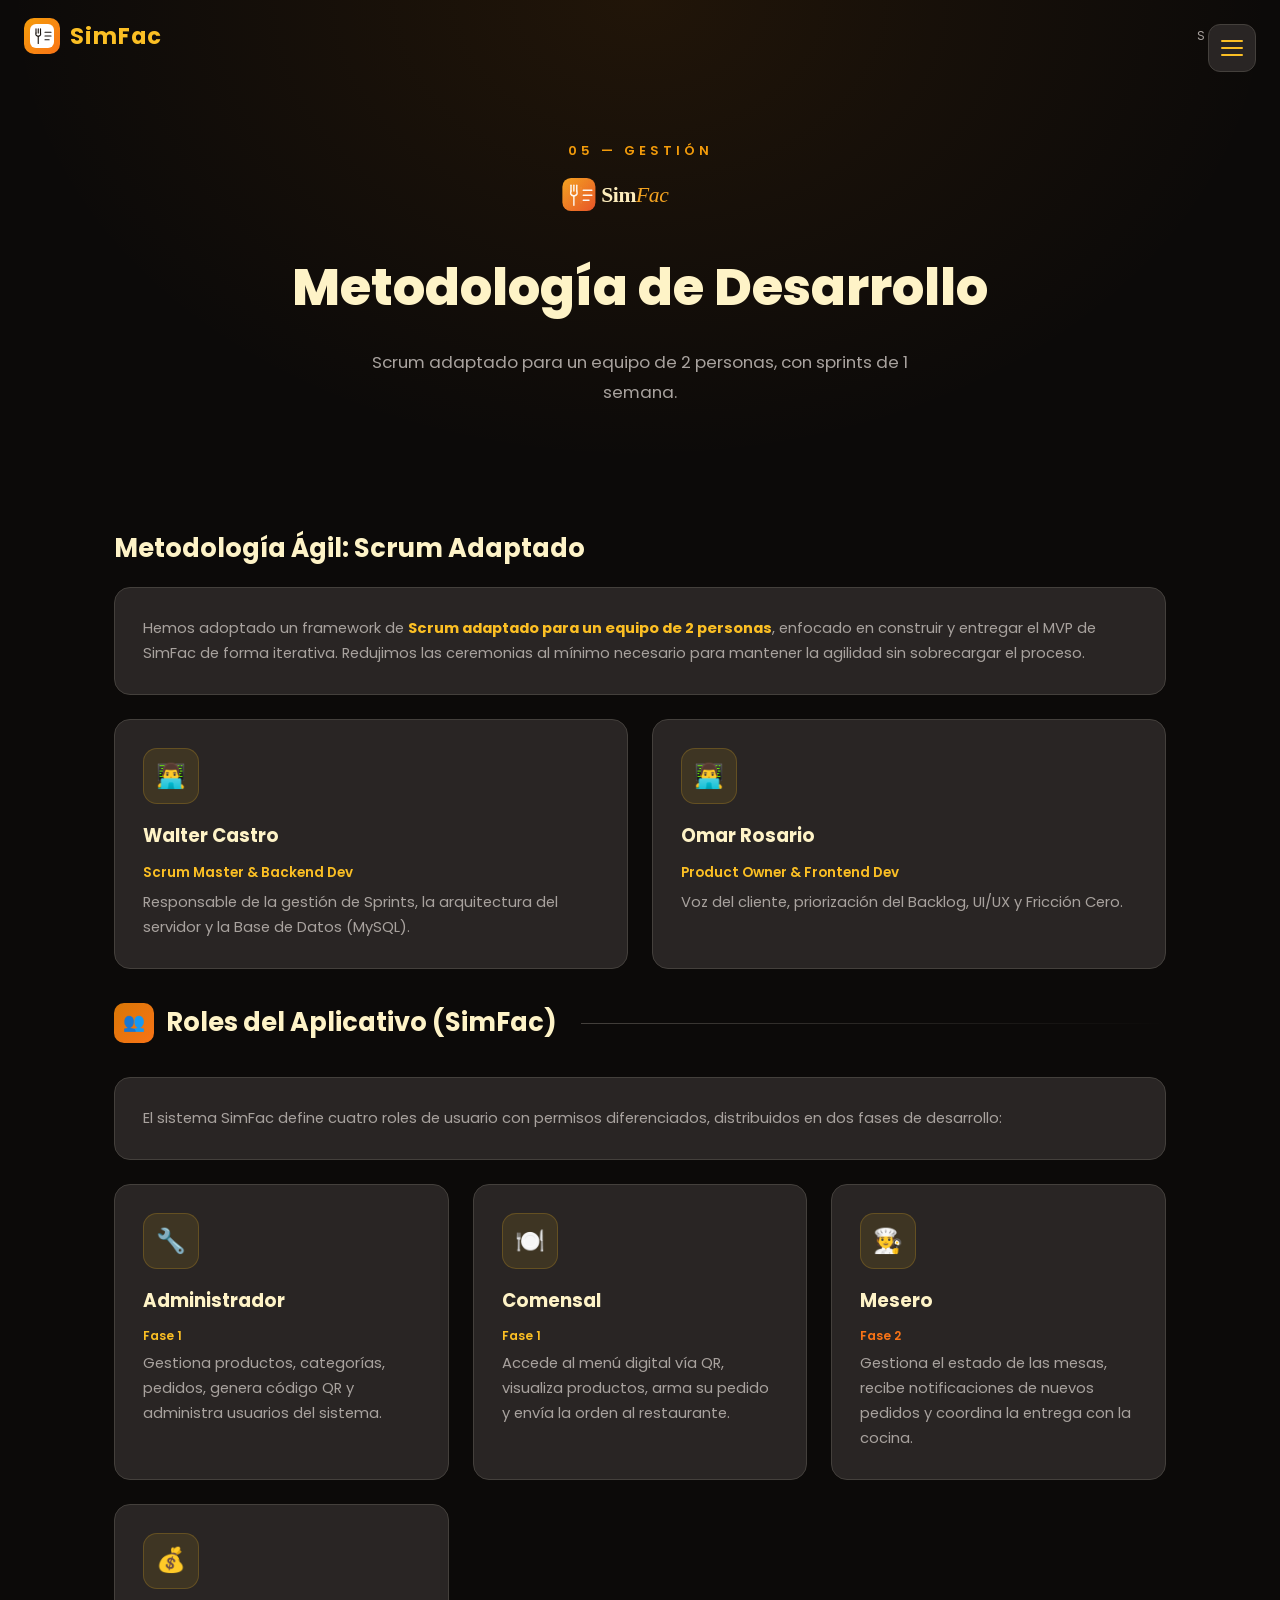
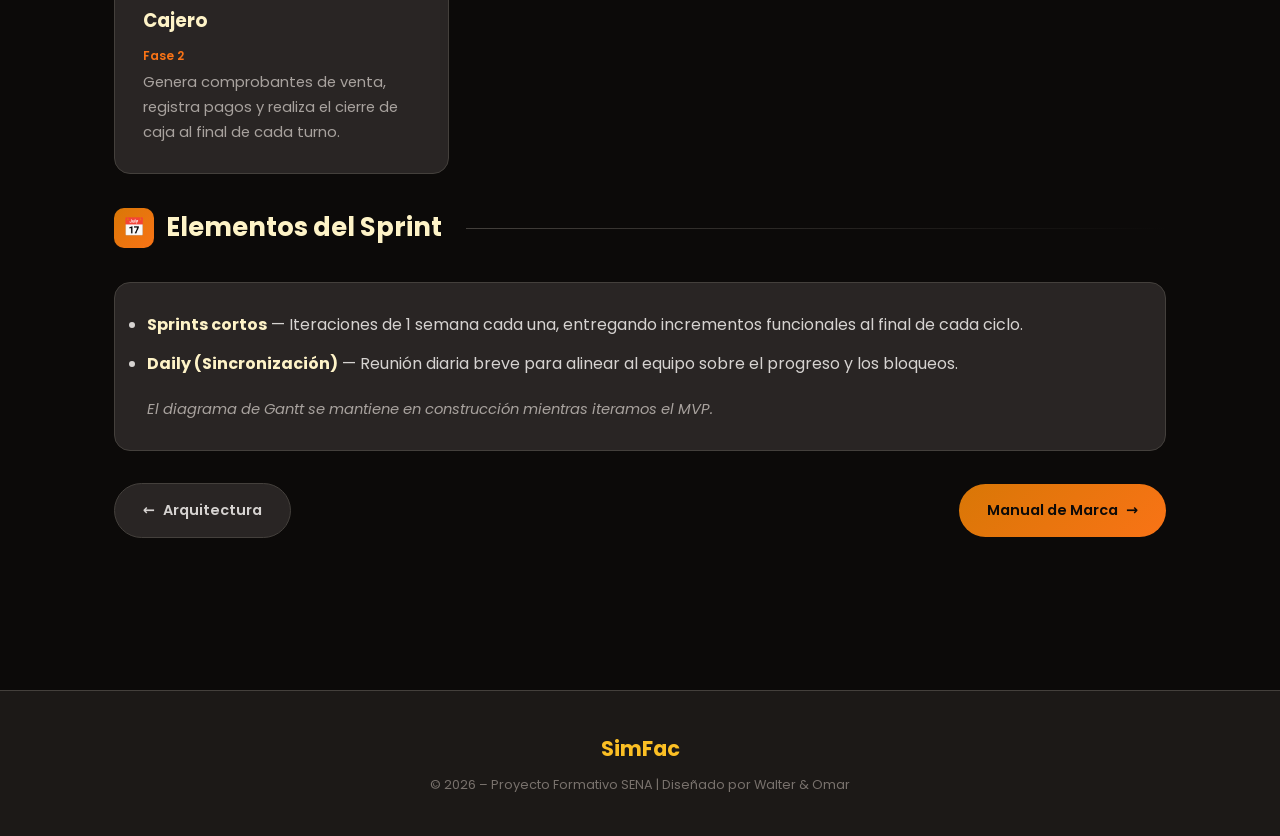
<file: scrum.html>
<!DOCTYPE html>
<html lang="es">
<head>
  <meta charset="UTF-8">
  <meta name="viewport" content="width=device-width, initial-scale=1.0">
  <title>Scrum – SimFac</title>
  <link href="https://fonts.googleapis.com/css2?family=Poppins:wght@300;400;600;700;800&display=swap" rel="stylesheet">
  <link rel="stylesheet" href="Css/Styles.css">
</head>
<body>

  <!-- TOP BAR -->
  <header class="top-bar">
    <a href="index.html" class="brand">
      <div class="brand-icon"><svg width="24" height="24" viewBox="0 0 64 64"><rect width="64" height="64" rx="16" fill="#fff"/><line x1="16" y1="13" x2="16" y2="24" stroke="#1A1510" stroke-width="3" stroke-linecap="round"/><line x1="22" y1="13" x2="22" y2="24" stroke="#1A1510" stroke-width="3" stroke-linecap="round"/><line x1="28" y1="13" x2="28" y2="24" stroke="#1A1510" stroke-width="3" stroke-linecap="round"/><path d="M16,24C15,28,15,32,22,33C29,32,29,28,28,24" fill="none" stroke="#1A1510" stroke-width="3" stroke-linecap="round" stroke-linejoin="round"/><line x1="22" y1="33" x2="22" y2="52" stroke="#1A1510" stroke-width="3" stroke-linecap="round"/><line x1="40" y1="22" x2="56" y2="22" stroke="#1A1510" stroke-width="3" stroke-linecap="round"/><line x1="40" y1="32" x2="56" y2="32" stroke="#1A1510" stroke-width="3" stroke-linecap="round"/><line x1="40" y1="42" x2="51" y2="42" stroke="#1A1510" stroke-width="3" stroke-linecap="round"/></svg></div>
      SimFac
    </a>
    <span class="page-indicator">Scrum</span>
  </header>

  <!-- MENU TOGGLE -->
  <button class="menu-toggle" aria-label="Abrir menú">
    <span class="line"></span>
    <span class="line"></span>
    <span class="line"></span>
  </button>

  <!-- FULLSCREEN MENU OVERLAY -->
  <div class="menu-overlay">
    <div class="menu-content">
      <div class="menu-brand">SimFac</div>
      <nav>
        <a href="index.html" class="menu-item">Inicio</a>
        <a href="situacion.html" class="menu-item">Situación Problema</a>
        <a href="objetivos.html" class="menu-item">Objetivos</a>
        <a href="diagramas.html" class="menu-item">Diagramas</a>
        <a href="arquitectura.html" class="menu-item">Arquitectura</a>
        <a href="scrum.html" class="menu-item current">Scrum</a>
        <a href="marca.html" class="menu-item">Marca</a>
        <a href="prototipo.html" class="menu-item">Prototipo</a>
      </nav>
      <div class="menu-footer">
        <p>Sistema de Gestión de Pedidos para Restaurantes</p>
      </div>
    </div>
  </div>

  <!-- PAGE HEADER -->
  <div class="page-header">
    <div class="page-number">05 — Gestión</div>
    <svg width="160" height="46" viewBox="0 0 216 64" style="margin-bottom: 12px;"><defs><linearGradient id="lg1" x1="0" y1="0" x2="1" y2="1"><stop offset="0%" stop-color="#F5A623"/><stop offset="100%" stop-color="#E8522A"/></linearGradient></defs><rect width="46" height="46" x="0" y="0" rx="12" fill="url(#lg1)"/><line x1="12" y1="10" x2="12" y2="18" stroke="#fff" stroke-width="2" stroke-linecap="round"/><line x1="16" y1="10" x2="16" y2="18" stroke="#fff" stroke-width="2" stroke-linecap="round"/><line x1="20" y1="10" x2="20" y2="18" stroke="#fff" stroke-width="2" stroke-linecap="round"/><path d="M12,18C11,21.5,11,24,16,25C21,24,21,21.5,20,18" fill="none" stroke="#fff" stroke-width="2" stroke-linecap="round" stroke-linejoin="round"/><line x1="16" y1="25" x2="16" y2="38" stroke="#fff" stroke-width="2" stroke-linecap="round"/><line x1="26" y1="13" x2="26" y2="35" stroke="#fff" stroke-width="0.6" opacity="0.2" stroke-linecap="round"/><line x1="29" y1="17" x2="41" y2="17" stroke="#fff" stroke-width="2" stroke-linecap="round"/><line x1="29" y1="24" x2="41" y2="24" stroke="#fff" stroke-width="2" stroke-linecap="round"/><line x1="29" y1="31" x2="37" y2="31" stroke="#fff" stroke-width="2" stroke-linecap="round"/><text y="33" font-family="Georgia,serif" font-size="30" letter-spacing="-0.5"><tspan x="54" font-weight="700" fill="#fef3c7">Sim</tspan><tspan font-style="italic" font-weight="400" fill="#F5A623">Fac</tspan></text></svg>
    <h1 class="reveal">Metodología de Desarrollo</h1>
    <p class="page-desc reveal">Scrum adaptado para un equipo de 2 personas, con sprints de 1 semana.</p>
  </div>

  <main class="section">

    <h2 class="reveal" style="font-size: 1.6rem; font-weight: 700; color: var(--text-primary); margin-bottom: 16px;">Metodología Ágil: Scrum Adaptado</h2>

    <div class="card-dark reveal mb-3">
      <p>Hemos adoptado un framework de <strong style="color: var(--amber-400);">Scrum adaptado para un equipo de 2 personas</strong>, enfocado en construir y entregar el MVP de SimFac de forma iterativa. Redujimos las ceremonias al mínimo necesario para mantener la agilidad sin sobrecargar el proceso.</p>
    </div>

    <!-- ROLES SCRUM -->
    <div class="card-grid stagger mt-3">
      <div class="card-dark reveal">
        <div class="card-icon">👨‍💻</div>
        <h3>Walter Castro</h3>
        <p style="font-size: 0.85rem; color: var(--amber-400); font-weight: 600; margin-bottom: 6px;">Scrum Master & Backend Dev</p>
        <p>Responsable de la gestión de Sprints, la arquitectura del servidor y la Base de Datos (MySQL).</p>
      </div>
      <div class="card-dark reveal">
        <div class="card-icon">👨‍💻</div>
        <h3>Omar Rosario</h3>
        <p style="font-size: 0.85rem; color: var(--amber-400); font-weight: 600; margin-bottom: 6px;">Product Owner & Frontend Dev</p>
        <p>Voz del cliente, priorización del Backlog, UI/UX y Fricción Cero.</p>
      </div>
    </div>

    <!-- ROLES DEL APLICATIVO -->
    <div class="section-title mt-4 reveal">
      <span class="icon">👥</span>
      Roles del Aplicativo (SimFac)
    </div>

    <div class="card-dark reveal mb-3">
      <p>El sistema SimFac define cuatro roles de usuario con permisos diferenciados, distribuidos en dos fases de desarrollo:</p>
    </div>

    <div class="card-grid stagger mt-3">
      <div class="card-dark reveal">
        <div class="card-icon">🔧</div>
        <h3>Administrador</h3>
        <p style="font-size: 0.75rem; color: var(--amber-400); font-weight: 600; margin-bottom: 4px;">Fase 1</p>
        <p>Gestiona productos, categorías, pedidos, genera código QR y administra usuarios del sistema.</p>
      </div>
      <div class="card-dark reveal">
        <div class="card-icon">🍽️</div>
        <h3>Comensal</h3>
        <p style="font-size: 0.75rem; color: var(--amber-400); font-weight: 600; margin-bottom: 4px;">Fase 1</p>
        <p>Accede al menú digital vía QR, visualiza productos, arma su pedido y envía la orden al restaurante.</p>
      </div>
      <div class="card-dark reveal">
        <div class="card-icon">🧑‍🍳</div>
        <h3>Mesero</h3>
        <p style="font-size: 0.75rem; color: var(--terra-500); font-weight: 600; margin-bottom: 4px;">Fase 2</p>
        <p>Gestiona el estado de las mesas, recibe notificaciones de nuevos pedidos y coordina la entrega con la cocina.</p>
      </div>
      <div class="card-dark reveal">
        <div class="card-icon">💰</div>
        <h3>Cajero</h3>
        <p style="font-size: 0.75rem; color: var(--terra-500); font-weight: 600; margin-bottom: 4px;">Fase 2</p>
        <p>Genera comprobantes de venta, registra pagos y realiza el cierre de caja al final de cada turno.</p>
      </div>
    </div>

    <!-- ELEMENTOS DEL SPRINT -->
    <div class="section-title mt-4 reveal">
      <span class="icon">📅</span>
      Elementos del Sprint
    </div>

    <div class="card-dark reveal" style="padding-left: 32px;">
      <ul style="list-style: disc; display: flex; flex-direction: column; gap: 12px;">
        <li><strong style="color: var(--text-primary);">Sprints cortos</strong> — Iteraciones de 1 semana cada una, entregando incrementos funcionales al final de cada ciclo.</li>
        <li><strong style="color: var(--text-primary);">Daily (Sincronización)</strong> — Reunión diaria breve para alinear al equipo sobre el progreso y los bloqueos.</li>
      </ul>
      <p style="margin-top: 20px; font-style: italic; color: var(--text-muted);">
        El diagrama de Gantt se mantiene en construcción mientras iteramos el MVP.
      </p>
    </div>

    <!-- NAV BUTTONS -->
    <div class="nav-buttons">
      <a href="arquitectura.html" class="nav-btn prev">
        <span>←</span>
        Arquitectura
      </a>
      <a href="marca.html" class="nav-btn next">
        Manual de Marca
        <span>→</span>
      </a>
    </div>
  </main>

  <!-- FOOTER -->
  <footer class="footer">
    <div class="footer-brand">SimFac</div>
    <p>© 2026 – Proyecto Formativo SENA | Diseñado por Walter & Omar</p>
  </footer>

  <script src="Js/script.js"></script>
</body>
</html>
</file>
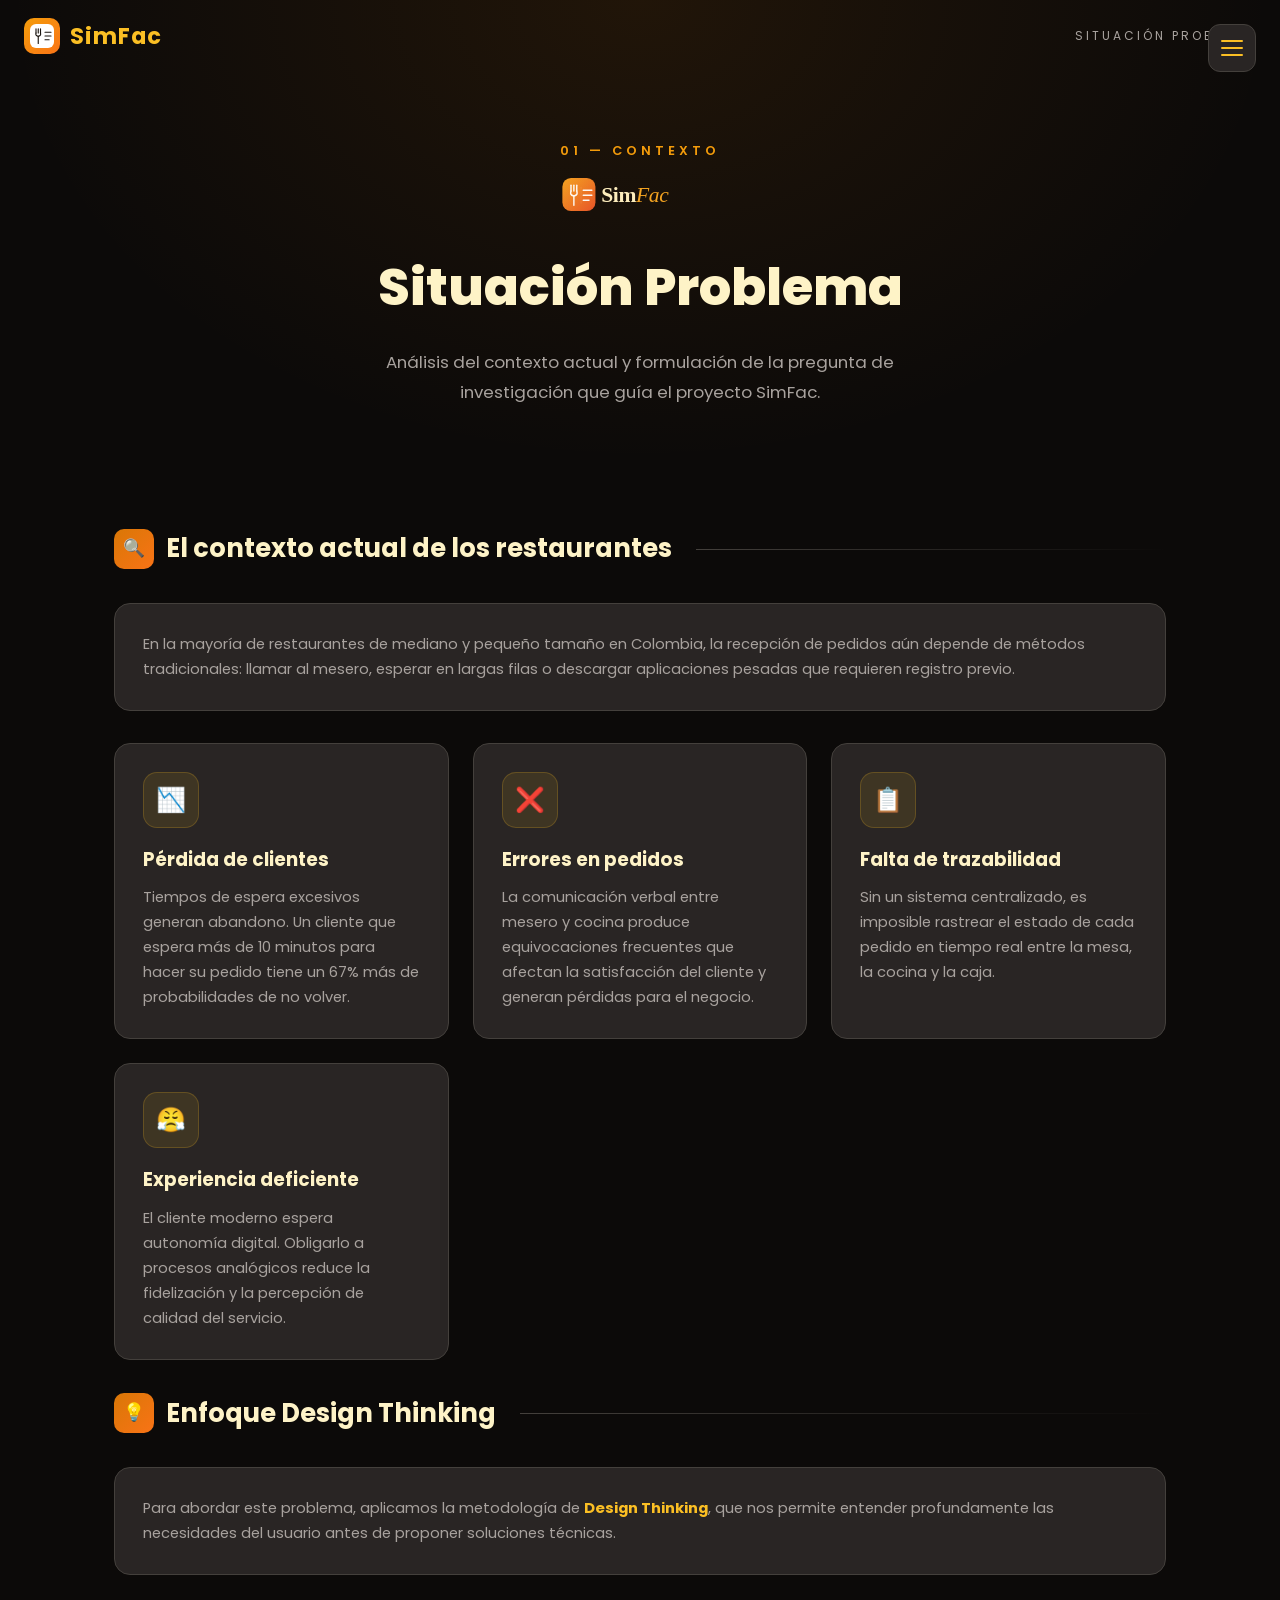
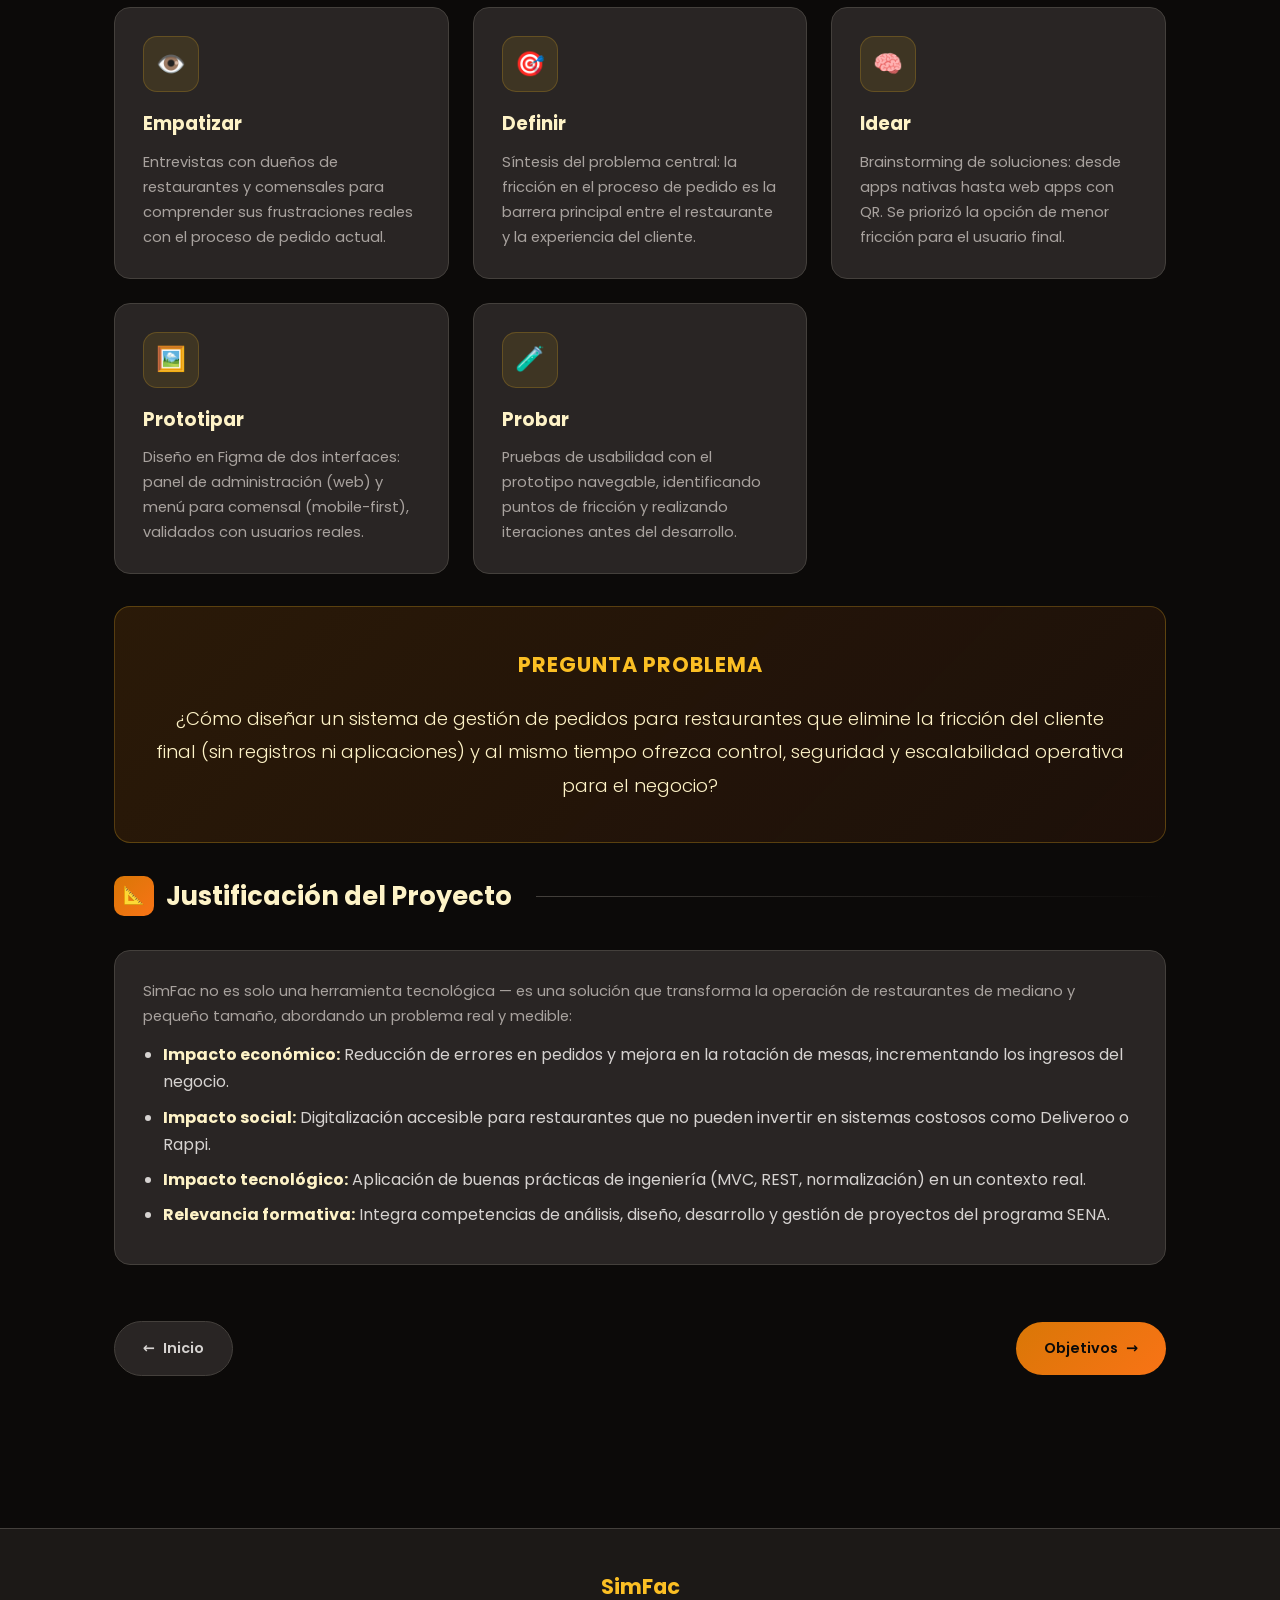
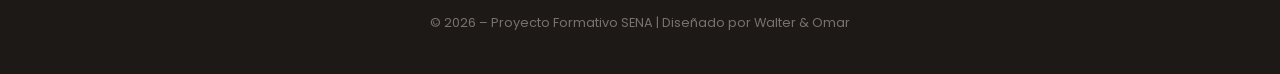
<file: situacion.html>
<!DOCTYPE html>
<html lang="es">
<head>
  <meta charset="UTF-8">
  <meta name="viewport" content="width=device-width, initial-scale=1.0">
  <title>Situación Problema – SimFac</title>
  <link href="https://fonts.googleapis.com/css2?family=Poppins:wght@300;400;600;700;800&display=swap" rel="stylesheet">
  <link rel="stylesheet" href="Css/Styles.css">
</head>
<body>

  <!-- TOP BAR -->
  <header class="top-bar">
    <a href="index.html" class="brand">
      <div class="brand-icon"><svg width="24" height="24" viewBox="0 0 64 64"><rect width="64" height="64" rx="16" fill="#fff"/><line x1="16" y1="13" x2="16" y2="24" stroke="#1A1510" stroke-width="3" stroke-linecap="round"/><line x1="22" y1="13" x2="22" y2="24" stroke="#1A1510" stroke-width="3" stroke-linecap="round"/><line x1="28" y1="13" x2="28" y2="24" stroke="#1A1510" stroke-width="3" stroke-linecap="round"/><path d="M16,24C15,28,15,32,22,33C29,32,29,28,28,24" fill="none" stroke="#1A1510" stroke-width="3" stroke-linecap="round" stroke-linejoin="round"/><line x1="22" y1="33" x2="22" y2="52" stroke="#1A1510" stroke-width="3" stroke-linecap="round"/><line x1="40" y1="22" x2="56" y2="22" stroke="#1A1510" stroke-width="3" stroke-linecap="round"/><line x1="40" y1="32" x2="56" y2="32" stroke="#1A1510" stroke-width="3" stroke-linecap="round"/><line x1="40" y1="42" x2="51" y2="42" stroke="#1A1510" stroke-width="3" stroke-linecap="round"/></svg></div>
      SimFac
    </a>
    <span class="page-indicator">Situación Problema</span>
  </header>

  <!-- MENU TOGGLE -->
  <button class="menu-toggle" aria-label="Abrir menú">
    <span class="line"></span>
    <span class="line"></span>
    <span class="line"></span>
  </button>

  <!-- FULLSCREEN MENU OVERLAY -->
  <div class="menu-overlay">
    <div class="menu-content">
      <div class="menu-brand">SimFac</div>
      <nav>
        <a href="index.html" class="menu-item">Inicio</a>
        <a href="situacion.html" class="menu-item current">Situación Problema</a>
        <a href="objetivos.html" class="menu-item">Objetivos</a>
        <a href="diagramas.html" class="menu-item">Diagramas</a>
        <a href="arquitectura.html" class="menu-item">Arquitectura</a>
        <a href="scrum.html" class="menu-item">Scrum</a>
        <a href="marca.html" class="menu-item">Marca</a>
        <a href="prototipo.html" class="menu-item">Prototipo</a>
      </nav>
      <div class="menu-footer">
        <p>Sistema de Gestión de Pedidos para Restaurantes</p>
      </div>
    </div>
  </div>

  <!-- PAGE HEADER -->
  <div class="page-header">
    <div class="page-number">01 — Contexto</div>
    <svg width="160" height="46" viewBox="0 0 216 64" style="margin-bottom: 12px;"><defs><linearGradient id="lg1" x1="0" y1="0" x2="1" y2="1"><stop offset="0%" stop-color="#F5A623"/><stop offset="100%" stop-color="#E8522A"/></linearGradient></defs><rect width="46" height="46" x="0" y="0" rx="12" fill="url(#lg1)"/><line x1="12" y1="10" x2="12" y2="18" stroke="#fff" stroke-width="2" stroke-linecap="round"/><line x1="16" y1="10" x2="16" y2="18" stroke="#fff" stroke-width="2" stroke-linecap="round"/><line x1="20" y1="10" x2="20" y2="18" stroke="#fff" stroke-width="2" stroke-linecap="round"/><path d="M12,18C11,21.5,11,24,16,25C21,24,21,21.5,20,18" fill="none" stroke="#fff" stroke-width="2" stroke-linecap="round" stroke-linejoin="round"/><line x1="16" y1="25" x2="16" y2="38" stroke="#fff" stroke-width="2" stroke-linecap="round"/><line x1="26" y1="13" x2="26" y2="35" stroke="#fff" stroke-width="0.6" opacity="0.2" stroke-linecap="round"/><line x1="29" y1="17" x2="41" y2="17" stroke="#fff" stroke-width="2" stroke-linecap="round"/><line x1="29" y1="24" x2="41" y2="24" stroke="#fff" stroke-width="2" stroke-linecap="round"/><line x1="29" y1="31" x2="37" y2="31" stroke="#fff" stroke-width="2" stroke-linecap="round"/><text y="33" font-family="Georgia,serif" font-size="30" letter-spacing="-0.5"><tspan x="54" font-weight="700" fill="#fef3c7">Sim</tspan><tspan font-style="italic" font-weight="400" fill="#F5A623">Fac</tspan></text></svg>
    <h1 class="reveal">Situación Problema</h1>
    <p class="page-desc reveal">Análisis del contexto actual y formulación de la pregunta de investigación que guía el proyecto SimFac.</p>
  </div>

  <main class="section">
    <!-- CONTEXTO -->
    <div class="section-title reveal">
      <span class="icon">🔍</span>
      El contexto actual de los restaurantes
    </div>

    <div class="card-dark reveal mb-4">
      <p>En la mayoría de restaurantes de mediano y pequeño tamaño en Colombia, la recepción de pedidos aún depende de métodos tradicionales: llamar al mesero, esperar en largas filas o descargar aplicaciones pesadas que requieren registro previo.</p>
    </div>

    <div class="card-grid stagger mt-3">
      <div class="card-dark reveal">
        <div class="card-icon">📉</div>
        <h3>Pérdida de clientes</h3>
        <p>Tiempos de espera excesivos generan abandono. Un cliente que espera más de 10 minutos para hacer su pedido tiene un 67% más de probabilidades de no volver.</p>
      </div>
      <div class="card-dark reveal">
        <div class="card-icon">❌</div>
        <h3>Errores en pedidos</h3>
        <p>La comunicación verbal entre mesero y cocina produce equivocaciones frecuentes que afectan la satisfacción del cliente y generan pérdidas para el negocio.</p>
      </div>
      <div class="card-dark reveal">
        <div class="card-icon">📋</div>
        <h3>Falta de trazabilidad</h3>
        <p>Sin un sistema centralizado, es imposible rastrear el estado de cada pedido en tiempo real entre la mesa, la cocina y la caja.</p>
      </div>
      <div class="card-dark reveal">
        <div class="card-icon">😤</div>
        <h3>Experiencia deficiente</h3>
        <p>El cliente moderno espera autonomía digital. Obligarlo a procesos analógicos reduce la fidelización y la percepción de calidad del servicio.</p>
      </div>
    </div>

    <!-- DESIGN THINKING -->
    <div class="section-title mt-4 reveal">
      <span class="icon">💡</span>
      Enfoque Design Thinking
    </div>

    <div class="card-dark reveal mb-4">
      <p>Para abordar este problema, aplicamos la metodología de <strong style="color: var(--amber-400);">Design Thinking</strong>, que nos permite entender profundamente las necesidades del usuario antes de proponer soluciones técnicas.</p>
    </div>

    <div class="card-grid stagger mt-3">
      <div class="card-dark reveal">
        <div class="card-icon">👁️</div>
        <h3>Empatizar</h3>
        <p>Entrevistas con dueños de restaurantes y comensales para comprender sus frustraciones reales con el proceso de pedido actual.</p>
      </div>
      <div class="card-dark reveal">
        <div class="card-icon">🎯</div>
        <h3>Definir</h3>
        <p>Síntesis del problema central: la fricción en el proceso de pedido es la barrera principal entre el restaurante y la experiencia del cliente.</p>
      </div>
      <div class="card-dark reveal">
        <div class="card-icon">🧠</div>
        <h3>Idear</h3>
        <p>Brainstorming de soluciones: desde apps nativas hasta web apps con QR. Se priorizó la opción de menor fricción para el usuario final.</p>
      </div>
      <div class="card-dark reveal">
        <div class="card-icon">🖼️</div>
        <h3>Prototipar</h3>
        <p>Diseño en Figma de dos interfaces: panel de administración (web) y menú para comensal (mobile-first), validados con usuarios reales.</p>
      </div>
      <div class="card-dark reveal">
        <div class="card-icon">🧪</div>
        <h3>Probar</h3>
        <p>Pruebas de usabilidad con el prototipo navegable, identificando puntos de fricción y realizando iteraciones antes del desarrollo.</p>
      </div>
    </div>

    <!-- PREGUNTA PROBLEMA -->
    <div class="mt-4 reveal">
      <div class="highlight-card">
        <h2>Pregunta Problema</h2>
        <p>¿Cómo diseñar un sistema de gestión de pedidos para restaurantes que elimine la fricción del cliente final (sin registros ni aplicaciones) y al mismo tiempo ofrezca control, seguridad y escalabilidad operativa para el negocio?</p>
      </div>
    </div>

    <!-- JUSTIFICACIÓN -->
    <div class="section-title mt-4 reveal">
      <span class="icon">📐</span>
      Justificación del Proyecto
    </div>

    <div class="card-dark reveal mb-3">
      <p>SimFac no es solo una herramienta tecnológica — es una solución que transforma la operación de restaurantes de mediano y pequeño tamaño, abordando un problema real y medible:</p>
      <ul style="padding-left: 20px; margin-top: 12px;">
        <li style="margin-bottom: 8px;"><strong style="color: var(--text-primary);">Impacto económico:</strong> Reducción de errores en pedidos y mejora en la rotación de mesas, incrementando los ingresos del negocio.</li>
        <li style="margin-bottom: 8px;"><strong style="color: var(--text-primary);">Impacto social:</strong> Digitalización accesible para restaurantes que no pueden invertir en sistemas costosos como Deliveroo o Rappi.</li>
        <li style="margin-bottom: 8px;"><strong style="color: var(--text-primary);">Impacto tecnológico:</strong> Aplicación de buenas prácticas de ingeniería (MVC, REST, normalización) en un contexto real.</li>
        <li style="margin-bottom: 8px;"><strong style="color: var(--text-primary);">Relevancia formativa:</strong> Integra competencias de análisis, diseño, desarrollo y gestión de proyectos del programa SENA.</li>
      </ul>
    </div>

    <!-- NAV BUTTONS -->
    <div class="nav-buttons">
      <a href="index.html" class="nav-btn prev">
        <span>←</span>
        Inicio
      </a>
      <a href="objetivos.html" class="nav-btn next">
        Objetivos
        <span>→</span>
      </a>
    </div>
  </main>

  <!-- FOOTER -->
  <footer class="footer">
    <div class="footer-brand">SimFac</div>
    <p>© 2026 – Proyecto Formativo SENA | Diseñado por Walter & Omar</p>
  </footer>

  <script src="Js/script.js"></script>
</body>
</html>
</file>
<file: Css/Styles.css>
/* ============================================
   SIMFAC - Presentación Expositoria
   Paleta Dark Amber / Terra
   ============================================ */

/* === VARIABLES === */
:root {
  --bg-deep: #0c0a09;
  --bg-primary: #1c1917;
  --bg-card: #292524;
  --bg-card-hover: #3a3330;
  --bg-elevated: #1c1917;

  --amber-300: #fcd34d;
  --amber-400: #fbbf24;
  --amber-500: #f59e0b;
  --amber-600: #d97706;
  --amber-700: #b45309;
  --amber-800: #92400e;
  --amber-900: #78350f;

  --terra-400: #fb923c;
  --terra-500: #f97316;
  --terra-600: #ea580c;

  --text-primary: #fef3c7;
  --text-secondary: #d6d3d1;
  --text-muted: #a8a29e;
  --text-dark: #78716c;

  --border: #44403c;
  --border-light: #57534e;

  --glow-amber: rgba(251, 191, 36, 0.15);
  --glow-terra: rgba(234, 88, 12, 0.15);
  --glow-strong: rgba(251, 191, 36, 0.4);

  --radius: 16px;
  --radius-sm: 10px;
  --radius-xs: 6px;

  --transition: 0.3s cubic-bezier(0.4, 0, 0.2, 1);
  --transition-slow: 0.6s cubic-bezier(0.4, 0, 0.2, 1);

  --font: 'Poppins', 'Segoe UI', system-ui, sans-serif;
}

/* === RESET & BASE === */
*,
*::before,
*::after {
  margin: 0;
  padding: 0;
  box-sizing: border-box;
}

html {
  scroll-behavior: smooth;
}

body {
  font-family: var(--font);
  background-color: var(--bg-deep);
  color: var(--text-secondary);
  line-height: 1.7;
  overflow-x: hidden;
  -webkit-font-smoothing: antialiased;
}

a {
  text-decoration: none;
  color: inherit;
}

img {
  max-width: 100%;
}

/* === SCROLLBAR === */
::-webkit-scrollbar {
  width: 8px;
}
::-webkit-scrollbar-track {
  background: var(--bg-deep);
}
::-webkit-scrollbar-thumb {
  background: var(--amber-700);
  border-radius: 4px;
}
::-webkit-scrollbar-thumb:hover {
  background: var(--amber-600);
}

/* === ANIMATIONS KEYFRAMES === */
@keyframes fadeInUp {
  from { opacity: 0; transform: translateY(40px); }
  to { opacity: 1; transform: translateY(0); }
}

@keyframes fadeInDown {
  from { opacity: 0; transform: translateY(-30px); }
  to { opacity: 1; transform: translateY(0); }
}

@keyframes fadeInLeft {
  from { opacity: 0; transform: translateX(-40px); }
  to { opacity: 1; transform: translateX(0); }
}

@keyframes fadeInRight {
  from { opacity: 0; transform: translateX(40px); }
  to { opacity: 1; transform: translateX(0); }
}

@keyframes scaleIn {
  from { opacity: 0; transform: scale(0.85); }
  to { opacity: 1; transform: scale(1); }
}

@keyframes float {
  0%, 100% { transform: translateY(0); }
  50% { transform: translateY(-10px); }
}

@keyframes pulseGlow {
  0%, 100% { box-shadow: 0 0 20px var(--glow-amber); }
  50% { box-shadow: 0 0 40px var(--glow-strong); }
}

@keyframes shimmer {
  0% { background-position: -200% center; }
  100% { background-position: 200% center; }
}

@keyframes drawLine {
  from { stroke-dashoffset: 1000; }
  to { stroke-dashoffset: 0; }
}

@keyframes typewriter {
  from { width: 0; }
  to { width: 100%; }
}

@keyframes blink {
  50% { border-color: transparent; }
}

@keyframes rotateIn {
  from { opacity: 0; transform: rotate(-10deg) scale(0.9); }
  to { opacity: 1; transform: rotate(0) scale(1); }
}

@keyframes slideMenuIn {
  from { opacity: 0; transform: translateX(60px); }
  to { opacity: 1; transform: translateX(0); }
}

@keyframes menuLine1 {
  0%, 50% { transform: translateY(0) rotate(0); }
  25% { transform: translateY(8px) rotate(0); }
  75%, 100% { transform: translateY(8px) rotate(45deg); }
}

@keyframes menuLine2 {
  0%, 25% { opacity: 1; }
  50%, 100% { opacity: 0; }
}

@keyframes menuLine3 {
  0%, 50% { transform: translateY(0) rotate(0); }
  25% { transform: translateY(-8px) rotate(0); }
  75%, 100% { transform: translateY(-8px) rotate(-45deg); }
}

/* === SCROLL REVEAL === */
.reveal {
  opacity: 0;
  transform: translateY(40px);
  transition: opacity 0.8s ease, transform 0.8s ease;
}

.reveal.revealed {
  opacity: 1;
  transform: translateY(0);
}

.reveal-left {
  opacity: 0;
  transform: translateX(-50px);
  transition: opacity 0.8s ease, transform 0.8s ease;
}

.reveal-left.revealed {
  opacity: 1;
  transform: translateX(0);
}

.reveal-right {
  opacity: 0;
  transform: translateX(50px);
  transition: opacity 0.8s ease, transform 0.8s ease;
}

.reveal-right.revealed {
  opacity: 1;
  transform: translateX(0);
}

.reveal-scale {
  opacity: 0;
  transform: scale(0.85);
  transition: opacity 0.8s ease, transform 0.8s ease;
}

.reveal-scale.revealed {
  opacity: 1;
  transform: scale(1);
}

/* Stagger delays for children */
.stagger > *:nth-child(1) { transition-delay: 0.05s; }
.stagger > *:nth-child(2) { transition-delay: 0.1s; }
.stagger > *:nth-child(3) { transition-delay: 0.15s; }
.stagger > *:nth-child(4) { transition-delay: 0.2s; }
.stagger > *:nth-child(5) { transition-delay: 0.25s; }
.stagger > *:nth-child(6) { transition-delay: 0.3s; }
.stagger > *:nth-child(7) { transition-delay: 0.35s; }
.stagger > *:nth-child(8) { transition-delay: 0.4s; }
.stagger > *:nth-child(9) { transition-delay: 0.45s; }
.stagger > *:nth-child(10) { transition-delay: 0.5s; }

/* === MENU TOGGLE (HAMBURGER) === */
.menu-toggle {
  position: fixed;
  top: 24px;
  right: 24px;
  z-index: 1001;
  width: 48px;
  height: 48px;
  background: var(--bg-card);
  border: 1px solid var(--border);
  border-radius: 12px;
  cursor: pointer;
  display: flex;
  flex-direction: column;
  align-items: center;
  justify-content: center;
  gap: 5px;
  transition: var(--transition);
  backdrop-filter: blur(10px);
}

.menu-toggle:hover {
  border-color: var(--amber-500);
  box-shadow: 0 0 20px var(--glow-amber);
}

.menu-toggle .line {
  width: 22px;
  height: 2px;
  background: var(--amber-400);
  border-radius: 2px;
  transition: var(--transition);
  transform-origin: center;
}

.menu-toggle.active .line:nth-child(1) {
  transform: translateY(7px) rotate(45deg);
}

.menu-toggle.active .line:nth-child(2) {
  opacity: 0;
  transform: scaleX(0);
}

.menu-toggle.active .line:nth-child(3) {
  transform: translateY(-7px) rotate(-45deg);
}

/* === FULLSCREEN MENU OVERLAY === */
.menu-overlay {
  position: fixed;
  top: 0;
  left: 0;
  width: 100%;
  height: 100%;
  background: rgba(12, 10, 9, 0.97);
  backdrop-filter: blur(20px);
  z-index: 1000;
  display: flex;
  align-items: center;
  justify-content: center;
  opacity: 0;
  visibility: hidden;
  transition: opacity 0.5s ease, visibility 0.5s ease;
}

.menu-overlay.active {
  opacity: 1;
  visibility: visible;
}

.menu-overlay .menu-content {
  text-align: center;
}

.menu-overlay .menu-brand {
  font-size: 2.5rem;
  font-weight: 700;
  color: var(--amber-400);
  margin-bottom: 48px;
  letter-spacing: 2px;
  animation: fadeInUp 0.6s ease forwards;
}

.menu-overlay nav {
  display: flex;
  flex-direction: column;
  gap: 8px;
}

.menu-overlay .menu-item {
  font-size: 2rem;
  font-weight: 600;
  color: var(--text-muted);
  padding: 12px 40px;
  border-radius: 12px;
  transition: all 0.3s ease;
  position: relative;
  display: inline-block;
  opacity: 0;
  transform: translateY(20px);
}

.menu-overlay.active .menu-item {
  opacity: 1;
  transform: translateY(0);
}

.menu-overlay.active .menu-item:nth-child(1) { transition-delay: 0.1s; }
.menu-overlay.active .menu-item:nth-child(2) { transition-delay: 0.15s; }
.menu-overlay.active .menu-item:nth-child(3) { transition-delay: 0.2s; }
.menu-overlay.active .menu-item:nth-child(4) { transition-delay: 0.25s; }
.menu-overlay.active .menu-item:nth-child(5) { transition-delay: 0.3s; }
.menu-overlay.active .menu-item:nth-child(6) { transition-delay: 0.35s; }
.menu-overlay.active .menu-item:nth-child(7) { transition-delay: 0.4s; }
.menu-overlay.active .menu-item:nth-child(8) { transition-delay: 0.45s; }

.menu-overlay .menu-item:hover {
  color: var(--amber-400);
  background: rgba(251, 191, 36, 0.08);
  transform: translateX(10px);
}

.menu-overlay .menu-item.current {
  color: var(--amber-400);
}

.menu-overlay .menu-item.current::after {
  content: '';
  position: absolute;
  left: 10px;
  top: 50%;
  transform: translateY(-50%);
  width: 4px;
  height: 24px;
  background: var(--amber-500);
  border-radius: 2px;
}

.menu-overlay .menu-footer {
  margin-top: 48px;
  opacity: 0;
  transition: opacity 0.5s ease 0.5s;
}

.menu-overlay.active .menu-footer {
  opacity: 1;
}

.menu-overlay .menu-footer p {
  color: var(--text-dark);
  font-size: 0.85rem;
}

/* === TOP BAR (minimal) === */
.top-bar {
  position: fixed;
  top: 0;
  left: 0;
  width: 100%;
  height: 72px;
  display: flex;
  align-items: center;
  justify-content: space-between;
  padding: 0 24px;
  z-index: 999;
  transition: background 0.3s ease, box-shadow 0.3s ease;
}

.top-bar.scrolled {
  background: rgba(12, 10, 9, 0.9);
  backdrop-filter: blur(12px);
  box-shadow: 0 1px 0 var(--border);
}

.top-bar .brand {
  font-size: 1.4rem;
  font-weight: 700;
  color: var(--amber-400);
  letter-spacing: 1px;
  display: flex;
  align-items: center;
  gap: 10px;
}

.top-bar .brand-icon {
  width: 36px;
  height: 36px;
  background: linear-gradient(135deg, var(--amber-500), var(--terra-500));
  border-radius: 10px;
  display: flex;
  align-items: center;
  justify-content: center;
  font-weight: 800;
  font-size: 0.9rem;
  color: var(--bg-deep);
}

.top-bar .page-indicator {
  font-size: 0.75rem;
  color: var(--text-muted);
  text-transform: uppercase;
  letter-spacing: 3px;
}

/* === HERO SECTION === */
.hero {
  min-height: 100vh;
  display: flex;
  align-items: center;
  justify-content: center;
  text-align: center;
  position: relative;
  overflow: hidden;
  padding: 120px 24px 80px;
}

.hero::before {
  content: '';
  position: absolute;
  top: -50%;
  left: -50%;
  width: 200%;
  height: 200%;
  background: radial-gradient(ellipse at 30% 50%, rgba(217, 119, 6, 0.12) 0%, transparent 50%),
              radial-gradient(ellipse at 70% 80%, rgba(234, 88, 12, 0.08) 0%, transparent 50%);
  animation: float 8s ease-in-out infinite;
  pointer-events: none;
}

.hero::after {
  content: '';
  position: absolute;
  bottom: 0;
  left: 0;
  width: 100%;
  height: 200px;
  background: linear-gradient(to top, var(--bg-deep), transparent);
  pointer-events: none;
}

.hero-content {
  position: relative;
  z-index: 2;
  max-width: 800px;
}

.hero-badge {
  display: inline-flex;
  align-items: center;
  gap: 8px;
  padding: 8px 20px;
  background: rgba(251, 191, 36, 0.1);
  border: 1px solid rgba(251, 191, 36, 0.2);
  border-radius: 50px;
  color: var(--amber-400);
  font-size: 0.85rem;
  font-weight: 500;
  margin-bottom: 32px;
  animation: fadeInDown 0.8s ease forwards;
}

.hero-badge .dot {
  width: 8px;
  height: 8px;
  background: var(--amber-400);
  border-radius: 50%;
  animation: pulseGlow 2s ease-in-out infinite;
  box-shadow: 0 0 10px var(--glow-strong);
}

.hero h1 {
  font-size: clamp(3rem, 8vw, 5.5rem);
  font-weight: 800;
  color: var(--text-primary);
  line-height: 1.1;
  margin-bottom: 8px;
  animation: fadeInUp 0.8s ease 0.2s both;
}

.hero h1 .gradient-text {
  background: linear-gradient(135deg, var(--amber-400), var(--terra-500), var(--amber-600));
  background-size: 200% auto;
  -webkit-background-clip: text;
  -webkit-text-fill-color: transparent;
  background-clip: text;
  animation: shimmer 3s linear infinite;
}

.hero .subtitle {
  font-size: 1.2rem;
  color: var(--text-muted);
  font-weight: 300;
  margin-bottom: 40px;
  animation: fadeInUp 0.8s ease 0.4s both;
}

.hero .hook {
  font-size: clamp(1.1rem, 2.5vw, 1.5rem);
  color: var(--text-primary);
  font-weight: 400;
  font-style: italic;
  margin-bottom: 48px;
  padding: 0 20px;
  border-left: 3px solid var(--amber-500);
  display: inline-block;
  text-align: left;
  animation: fadeInUp 0.8s ease 0.5s both;
}

.hero-cta {
  display: inline-flex;
  align-items: center;
  gap: 12px;
  padding: 16px 36px;
  background: linear-gradient(135deg, var(--amber-600), var(--terra-500));
  color: var(--bg-deep);
  font-weight: 700;
  font-size: 1.05rem;
  border-radius: 50px;
  transition: all 0.3s ease;
  animation: fadeInUp 0.8s ease 0.6s both;
  box-shadow: 0 4px 20px rgba(217, 119, 6, 0.3);
}

.hero-cta:hover {
  transform: translateY(-3px);
  box-shadow: 0 8px 30px rgba(217, 119, 6, 0.5);
  color: var(--bg-deep);
}

.hero-cta .arrow {
  transition: transform 0.3s ease;
}

.hero-cta:hover .arrow {
  transform: translateX(4px);
}

/* === PAGE HEADER (for inner pages) === */
.page-header {
  padding: 140px 24px 60px;
  text-align: center;
  position: relative;
  overflow: hidden;
}

.page-header::before {
  content: '';
  position: absolute;
  top: 0;
  left: 0;
  width: 100%;
  height: 100%;
  background: radial-gradient(ellipse at 50% 0%, rgba(217, 119, 6, 0.1) 0%, transparent 70%);
  pointer-events: none;
}

.page-header .page-number {
  font-size: 0.8rem;
  color: var(--amber-500);
  letter-spacing: 4px;
  text-transform: uppercase;
  margin-bottom: 16px;
  font-weight: 600;
}

.page-header h1 {
  font-size: clamp(2rem, 5vw, 3.2rem);
  font-weight: 800;
  color: var(--text-primary);
  margin-bottom: 16px;
  position: relative;
}

.page-header .page-desc {
  font-size: 1.05rem;
  color: var(--text-muted);
  max-width: 600px;
  margin: 0 auto;
  line-height: 1.8;
}

/* === SECTION === */
.section {
  padding: 60px 24px;
  max-width: 1100px;
  margin: 0 auto;
}

.section-title {
  font-size: 1.6rem;
  font-weight: 700;
  color: var(--text-primary);
  margin-bottom: 32px;
  display: flex;
  align-items: center;
  gap: 12px;
}

.section-title .icon {
  width: 40px;
  height: 40px;
  background: linear-gradient(135deg, var(--amber-600), var(--terra-500));
  border-radius: 10px;
  display: flex;
  align-items: center;
  justify-content: center;
  font-size: 1.1rem;
  flex-shrink: 0;
}

.section-title::after {
  content: '';
  flex: 1;
  height: 1px;
  background: linear-gradient(to right, var(--border), transparent);
  margin-left: 12px;
}

/* === CARDS === */
.card-dark {
  background: var(--bg-card);
  border: 1px solid var(--border);
  border-radius: var(--radius);
  padding: 28px;
  transition: all var(--transition);
  position: relative;
  overflow: hidden;
}

.card-dark::before {
  content: '';
  position: absolute;
  top: 0;
  left: 0;
  right: 0;
  height: 2px;
  background: linear-gradient(to right, var(--amber-500), var(--terra-500));
  opacity: 0;
  transition: opacity var(--transition);
}

.card-dark:hover {
  border-color: var(--amber-700);
  transform: translateY(-4px);
  box-shadow: 0 12px 40px rgba(0, 0, 0, 0.3), 0 0 20px var(--glow-amber);
}

.card-dark:hover::before {
  opacity: 1;
}

.card-grid {
  display: grid;
  grid-template-columns: repeat(auto-fit, minmax(280px, 1fr));
  gap: 24px;
}

.card-icon {
  width: 56px;
  height: 56px;
  background: rgba(251, 191, 36, 0.1);
  border: 1px solid rgba(251, 191, 36, 0.2);
  border-radius: 14px;
  display: flex;
  align-items: center;
  justify-content: center;
  font-size: 1.5rem;
  margin-bottom: 16px;
}

.card-dark h3 {
  font-size: 1.15rem;
  font-weight: 700;
  color: var(--text-primary);
  margin-bottom: 10px;
}

.card-dark p {
  color: var(--text-muted);
  font-size: 0.92rem;
  line-height: 1.7;
}

/* === HIGHLIGHT CARD (like the research question) === */
.highlight-card {
  background: linear-gradient(135deg, rgba(217, 119, 6, 0.15), rgba(234, 88, 12, 0.08));
  border: 1px solid rgba(251, 191, 36, 0.25);
  border-radius: var(--radius);
  padding: 40px;
  text-align: center;
  position: relative;
}

.highlight-card h2 {
  font-size: 1.3rem;
  font-weight: 700;
  color: var(--amber-400);
  margin-bottom: 20px;
  letter-spacing: 1px;
  text-transform: uppercase;
}

.highlight-card p {
  font-size: 1.15rem;
  color: var(--text-primary);
  line-height: 1.8;
  font-weight: 300;
}

/* === OBJECTIVE CARD (general) === */
.objective-general {
  background: linear-gradient(135deg, var(--amber-700), var(--terra-500));
  border-radius: var(--radius);
  padding: 36px;
  color: var(--bg-deep);
  position: relative;
  overflow: hidden;
}

.objective-general::after {
  content: 'OBJETIVO GENERAL';
  position: absolute;
  top: -10px;
  right: -10px;
  font-size: 5rem;
  font-weight: 900;
  color: rgba(0, 0, 0, 0.06);
  letter-spacing: 5px;
}

.objective-general h3 {
  font-size: 1.2rem;
  font-weight: 700;
  margin-bottom: 12px;
}

.objective-general p {
  font-size: 1rem;
  line-height: 1.8;
  opacity: 0.95;
}

/* === SPECIFIC OBJECTIVES LIST === */
.objective-list {
  list-style: none;
  display: flex;
  flex-direction: column;
  gap: 16px;
}

.objective-list li {
  background: var(--bg-card);
  border: 1px solid var(--border);
  border-left: 4px solid var(--amber-500);
  border-radius: var(--radius-sm);
  padding: 20px 24px;
  display: flex;
  gap: 16px;
  align-items: flex-start;
  transition: all var(--transition);
}

.objective-list li:hover {
  border-left-color: var(--terra-500);
  background: var(--bg-card-hover);
  transform: translateX(4px);
}

.objective-list .obj-number {
  width: 36px;
  height: 36px;
  min-width: 36px;
  background: linear-gradient(135deg, var(--amber-600), var(--terra-500));
  border-radius: 50%;
  display: flex;
  align-items: center;
  justify-content: center;
  font-weight: 800;
  font-size: 0.9rem;
  color: var(--bg-deep);
}

.objective-list .obj-content h4 {
  font-size: 1rem;
  font-weight: 700;
  color: var(--text-primary);
  margin-bottom: 4px;
}

.objective-list .obj-content p {
  font-size: 0.9rem;
  color: var(--text-muted);
  line-height: 1.6;
}

/* === DIAGRAM CONTAINERS === */
.diagram-container {
  background: var(--bg-card);
  border: 1px solid var(--border);
  border-radius: var(--radius);
  padding: 32px;
  overflow-x: auto;
  margin-bottom: 32px;
}

.diagram-container h3 {
  font-size: 1.1rem;
  font-weight: 700;
  color: var(--amber-400);
  margin-bottom: 24px;
  display: flex;
  align-items: center;
  gap: 10px;
}

/* === DATABASE TABLE STYLING === */
.db-table {
  background: var(--bg-primary);
  border: 1px solid var(--border);
  border-radius: var(--radius-sm);
  overflow: hidden;
  display: inline-block;
  min-width: 280px;
  margin: 10px;
  vertical-align: top;
  transition: all var(--transition);
}

.db-table:hover {
  border-color: var(--amber-600);
  box-shadow: 0 4px 20px var(--glow-amber);
  transform: translateY(-2px);
}

.db-table-header {
  background: linear-gradient(135deg, var(--amber-700), var(--terra-600));
  padding: 12px 16px;
  font-weight: 700;
  font-size: 0.9rem;
  color: white;
  display: flex;
  align-items: center;
  gap: 8px;
}

.db-table-header .table-icon {
  font-size: 1rem;
}

.db-table-row {
  padding: 8px 16px;
  border-bottom: 1px solid var(--border);
  display: flex;
  justify-content: space-between;
  align-items: center;
  font-size: 0.8rem;
  transition: background var(--transition);
}

.db-table-row:last-child {
  border-bottom: none;
}

.db-table-row:hover {
  background: rgba(251, 191, 36, 0.05);
}

.db-table-row .col-name {
  font-family: 'Courier New', monospace;
  color: var(--amber-400);
  font-weight: 600;
}

.db-table-row .col-type {
  color: var(--terra-400);
  font-family: 'Courier New', monospace;
  font-size: 0.75rem;
}

.db-table-row .col-key {
  font-size: 0.7rem;
  padding: 2px 8px;
  border-radius: 4px;
  font-weight: 700;
}

.col-key.pk {
  background: rgba(251, 191, 36, 0.15);
  color: var(--amber-400);
  border: 1px solid rgba(251, 191, 36, 0.3);
}

.col-key.fk {
  background: rgba(99, 102, 241, 0.15);
  color: #a5b4fc;
  border: 1px solid rgba(99, 102, 241, 0.3);
}

/* Fase badges for diagrams */
.fase-badge {
  font-size: 0.65rem;
  font-weight: 700;
  padding: 3px 10px;
  border-radius: 50px;
  letter-spacing: 1px;
  text-transform: uppercase;
}

.fase-badge.fase1 {
  background: rgba(34, 197, 94, 0.15);
  color: #4ade80;
  border: 1px solid rgba(34, 197, 94, 0.3);
}

.fase-badge.fase2 {
  background: rgba(168, 85, 247, 0.15);
  color: #c084fc;
  border: 1px solid rgba(168, 85, 247, 0.3);
}

/* === CLASS DIAGRAM === */
.class-box {
  background: var(--bg-primary);
  border: 1px solid var(--border);
  border-radius: var(--radius-sm);
  min-width: 220px;
  display: inline-block;
  margin: 8px;
  vertical-align: top;
  transition: all var(--transition);
}

.class-box:hover {
  border-color: var(--amber-600);
  box-shadow: 0 4px 20px var(--glow-amber);
  transform: translateY(-2px);
}

.class-box-header {
  background: linear-gradient(135deg, var(--amber-700), var(--amber-900));
  padding: 10px 16px;
  font-weight: 700;
  font-size: 0.85rem;
  color: white;
  text-align: center;
  border-radius: var(--radius-sm) var(--radius-sm) 0 0;
}

.class-box-section {
  padding: 10px 16px;
  border-bottom: 1px solid var(--border);
  font-size: 0.78rem;
}

.class-box-section:last-child {
  border-bottom: none;
}

.class-box-section .section-label {
  font-size: 0.65rem;
  color: var(--text-dark);
  text-transform: uppercase;
  letter-spacing: 1px;
  margin-bottom: 6px;
}

.class-box-section p {
  font-family: 'Courier New', monospace;
  color: var(--text-secondary);
  line-height: 1.6;
}

.class-box-section p .type {
  color: var(--terra-400);
}

/* === RELATIONSHIP LINES (CSS arrows) === */
.relation-h {
  display: inline-flex;
  align-items: center;
  color: var(--amber-600);
  font-size: 0.75rem;
  padding: 0 8px;
  font-weight: 600;
}

/* === ARCHITECTURE DIAGRAM === */
.arch-layer {
  border: 1px solid var(--border);
  border-radius: var(--radius-sm);
  padding: 16px 20px;
  margin: 8px 0;
  transition: all var(--transition);
}

.arch-layer:hover {
  border-color: var(--amber-600);
  box-shadow: 0 0 15px var(--glow-amber);
}

.arch-layer.layer-client {
  background: rgba(59, 130, 246, 0.08);
  border-color: rgba(59, 130, 246, 0.2);
}

.arch-layer.layer-server {
  background: rgba(34, 197, 94, 0.08);
  border-color: rgba(34, 197, 94, 0.2);
}

.arch-layer.layer-data {
  background: rgba(168, 85, 247, 0.08);
  border-color: rgba(168, 85, 247, 0.2);
}

.arch-layer h4 {
  font-size: 0.85rem;
  font-weight: 700;
  margin-bottom: 8px;
  display: flex;
  align-items: center;
  gap: 8px;
}

.arch-layer.layer-client h4 { color: #60a5fa; }
.arch-layer.layer-server h4 { color: #4ade80; }
.arch-layer.layer-data h4 { color: #c084fc; }

.arch-layer p {
  font-size: 0.8rem;
  color: var(--text-muted);
}

.arch-flow {
  text-align: center;
  color: var(--amber-600);
  font-size: 1.2rem;
  padding: 4px 0;
}

/* === KANBAN REMOVED === */

/* === TIMELINE / CRONOGRAMA === */
.timeline {
  position: relative;
  padding-left: 32px;
}

.timeline::before {
  content: '';
  position: absolute;
  left: 8px;
  top: 0;
  bottom: 0;
  width: 2px;
  background: linear-gradient(to bottom, var(--amber-600), var(--terra-500), var(--amber-900));
}

.timeline-item {
  position: relative;
  padding: 0 0 32px 24px;
}

.timeline-item::before {
  content: '';
  position: absolute;
  left: -28px;
  top: 4px;
  width: 14px;
  height: 14px;
  border-radius: 50%;
  background: var(--amber-500);
  border: 3px solid var(--bg-deep);
  box-shadow: 0 0 10px var(--glow-amber);
}

.timeline-item.active::before {
  background: var(--terra-500);
  box-shadow: 0 0 15px var(--glow-terra);
  animation: pulseGlow 2s ease-in-out infinite;
}

.timeline-item .sprint-label {
  font-size: 0.75rem;
  font-weight: 700;
  color: var(--amber-500);
  text-transform: uppercase;
  letter-spacing: 1px;
  margin-bottom: 4px;
}

.timeline-item h4 {
  font-size: 1rem;
  font-weight: 700;
  color: var(--text-primary);
  margin-bottom: 6px;
}

.timeline-item p {
  font-size: 0.88rem;
  color: var(--text-muted);
  line-height: 1.6;
}

.timeline-item .status {
  display: inline-block;
  font-size: 0.7rem;
  font-weight: 700;
  padding: 3px 10px;
  border-radius: 50px;
  margin-top: 8px;
}

.status.completed {
  background: rgba(34, 197, 94, 0.15);
  color: #4ade80;
  border: 1px solid rgba(34, 197, 94, 0.3);
}

.status.in-progress {
  background: rgba(251, 191, 36, 0.15);
  color: var(--amber-400);
  border: 1px solid rgba(251, 191, 36, 0.3);
}

.status.pending {
  background: rgba(168, 162, 158, 0.1);
  color: var(--text-muted);
  border: 1px solid rgba(168, 162, 158, 0.2);
}

/* === BRAND PALETTE SWATCHES === */
.palette-grid {
  display: grid;
  grid-template-columns: repeat(auto-fit, minmax(120px, 1fr));
  gap: 16px;
}

.palette-swatch {
  border-radius: var(--radius-sm);
  overflow: hidden;
  border: 1px solid var(--border);
  transition: all var(--transition);
}

.palette-swatch:hover {
  transform: translateY(-4px);
  box-shadow: 0 8px 24px rgba(0, 0, 0, 0.3);
}

.palette-swatch .swatch-color {
  height: 80px;
}

.palette-swatch .swatch-info {
  padding: 10px 12px;
  background: var(--bg-card);
}

.palette-swatch .swatch-name {
  font-size: 0.78rem;
  font-weight: 600;
  color: var(--text-primary);
}

.palette-swatch .swatch-hex {
  font-size: 0.7rem;
  color: var(--text-muted);
  font-family: 'Courier New', monospace;
}

/* === GESTALT DEMO === */
.gestalt-card {
  background: var(--bg-card);
  border: 1px solid var(--border);
  border-radius: var(--radius);
  padding: 28px;
  transition: all var(--transition);
}

.gestalt-card:hover {
  border-color: var(--amber-600);
  transform: translateY(-4px);
}

.gestalt-card h4 {
  font-size: 1rem;
  font-weight: 700;
  color: var(--amber-400);
  margin-bottom: 8px;
}

.gestalt-card p {
  font-size: 0.85rem;
  color: var(--text-muted);
  line-height: 1.6;
  margin-bottom: 16px;
}

.gestalt-demo-box {
  background: var(--bg-primary);
  border: 1px dashed var(--border);
  border-radius: var(--radius-xs);
  padding: 20px;
  display: flex;
  flex-wrap: wrap;
  gap: 8px;
  justify-content: center;
  align-items: center;
  min-height: 80px;
}

.gestalt-demo-box .demo-item {
  width: 44px;
  height: 44px;
  border-radius: 8px;
  display: flex;
  align-items: center;
  justify-content: center;
  font-size: 0.7rem;
  font-weight: 600;
  transition: all var(--transition);
}

/* Proximity demo */
.demo-proximity .group-1 { margin-right: 24px; }
.demo-proximity .demo-item { background: var(--amber-700); color: white; }

/* Similarity demo */
.demo-similarity .demo-item { border: 2px solid transparent; }
.demo-similarity .demo-item.circle { background: var(--terra-500); border-radius: 50%; color: white; }
.demo-similarity .demo-item.square { background: var(--amber-700); border-radius: 8px; color: white; }

/* Figure-Ground demo */
.demo-fg {
  background: var(--bg-primary);
  position: relative;
  min-height: 100px;
  justify-content: center;
}
.demo-fg .fg-figure {
  width: 80px;
  height: 80px;
  background: linear-gradient(135deg, var(--amber-500), var(--terra-500));
  border-radius: 50%;
  z-index: 2;
  box-shadow: 0 0 30px var(--glow-amber);
}

/* Closure demo */
.demo-closure .demo-item {
  background: transparent;
  border: 3px solid var(--amber-500);
  border-radius: 50%;
  width: 50px;
  height: 50px;
}

/* Continuity demo */
.demo-continuity {
  align-items: center;
  gap: 0 !important;
  padding: 10px;
}
.demo-continuity .line-a {
  width: 100%;
  height: 3px;
  background: var(--amber-500);
  border-radius: 2px;
}
.demo-continuity .line-b {
  width: 100%;
  height: 3px;
  background: var(--text-dark);
  border-radius: 2px;
  transform: rotate(15deg);
}

/* === PROTOTIPO PAGE === */
.proto-link {
  display: block;
  background: var(--bg-card);
  border: 1px solid var(--border);
  border-radius: var(--radius);
  padding: 32px;
  text-align: center;
  transition: all var(--transition);
  cursor: pointer;
}

.proto-link:hover {
  border-color: var(--amber-500);
  box-shadow: 0 8px 30px var(--glow-amber);
  transform: translateY(-4px);
}

.proto-link .proto-icon {
  font-size: 3rem;
  margin-bottom: 16px;
}

.proto-link h3 {
  font-size: 1.2rem;
  font-weight: 700;
  color: var(--text-primary);
  margin-bottom: 8px;
}

.proto-link p {
  font-size: 0.9rem;
  color: var(--text-muted);
  margin-bottom: 20px;
}

.proto-link .proto-btn {
  display: inline-flex;
  align-items: center;
  gap: 8px;
  padding: 12px 28px;
  background: linear-gradient(135deg, var(--amber-600), var(--terra-500));
  color: var(--bg-deep);
  font-weight: 700;
  border-radius: 50px;
  font-size: 0.9rem;
  transition: all var(--transition);
}

.proto-link:hover .proto-btn {
  transform: scale(1.05);
  box-shadow: 0 4px 15px rgba(217, 119, 6, 0.4);
}

/* === JUSTIFICATION SECTION === */
.justification-box {
  background: linear-gradient(135deg, rgba(217, 119, 6, 0.08), rgba(234, 88, 12, 0.04));
  border: 1px solid rgba(251, 191, 36, 0.15);
  border-radius: var(--radius);
  padding: 28px;
  margin-top: 16px;
}

.justification-box h4 {
  font-size: 1rem;
  font-weight: 700;
  color: var(--amber-400);
  margin-bottom: 12px;
  display: flex;
  align-items: center;
  gap: 8px;
}

.justification-box ul {
  padding-left: 20px;
}

.justification-box li {
  font-size: 0.88rem;
  color: var(--text-secondary);
  margin-bottom: 8px;
  line-height: 1.6;
}

.justification-box li strong {
  color: var(--text-primary);
}

/* === CODE BLOCK === */
.code-block {
  background: var(--bg-primary);
  border: 1px solid var(--border);
  border-radius: var(--radius-sm);
  padding: 20px;
  font-family: 'Courier New', monospace;
  font-size: 0.8rem;
  color: var(--text-secondary);
  overflow-x: auto;
  line-height: 1.7;
}

.code-block .keyword { color: #c084fc; }
.code-block .type { color: #60a5fa; }
.code-block .string { color: #4ade80; }
.code-block .comment { color: var(--text-dark); font-style: italic; }

/* === DATA DICTIONARY TABLE === */
.dict-table {
  width: 100%;
  border-collapse: collapse;
  font-size: 0.82rem;
}

.dict-table thead th {
  background: var(--bg-card);
  color: var(--amber-400);
  font-weight: 700;
  padding: 12px 16px;
  text-align: left;
  border-bottom: 2px solid var(--amber-700);
  white-space: nowrap;
}

.dict-table tbody td {
  padding: 10px 16px;
  border-bottom: 1px solid var(--border);
  color: var(--text-secondary);
}

.dict-table tbody tr:hover {
  background: rgba(251, 191, 36, 0.03);
}

.dict-table .mono {
  font-family: 'Courier New', monospace;
  color: var(--amber-400);
  font-size: 0.78rem;
}

/* === NAV BUTTONS (bottom of pages) === */
.nav-buttons {
  display: flex;
  justify-content: space-between;
  align-items: center;
  padding: 32px 0;
  gap: 16px;
  flex-wrap: wrap;
}

.nav-btn {
  display: inline-flex;
  align-items: center;
  gap: 8px;
  padding: 14px 28px;
  border-radius: 50px;
  font-weight: 600;
  font-size: 0.9rem;
  transition: all var(--transition);
}

.nav-btn.prev {
  background: var(--bg-card);
  border: 1px solid var(--border);
  color: var(--text-secondary);
}

.nav-btn.prev:hover {
  border-color: var(--amber-600);
  color: var(--amber-400);
  transform: translateX(-4px);
}

.nav-btn.next {
  background: linear-gradient(135deg, var(--amber-600), var(--terra-500));
  color: var(--bg-deep);
}

.nav-btn.next:hover {
  transform: translateX(4px);
  box-shadow: 0 4px 20px rgba(217, 119, 6, 0.4);
  color: var(--bg-deep);
}

/* === FOOTER === */
.footer {
  background: var(--bg-primary);
  border-top: 1px solid var(--border);
  padding: 40px 24px;
  text-align: center;
  margin-top: 60px;
}

.footer .footer-brand {
  font-size: 1.3rem;
  font-weight: 700;
  color: var(--amber-400);
  margin-bottom: 8px;
}

.footer p {
  font-size: 0.8rem;
  color: var(--text-dark);
}

/* === PROCESS FLOW (Scrum diagram) === */
.process-flow {
  display: flex;
  align-items: center;
  justify-content: center;
  flex-wrap: wrap;
  gap: 8px;
  padding: 24px 0;
}

.process-step {
  background: var(--bg-card);
  border: 1px solid var(--border);
  border-radius: var(--radius-sm);
  padding: 16px 20px;
  text-align: center;
  min-width: 100px;
  transition: all var(--transition);
}

.process-step:hover {
  border-color: var(--amber-500);
  box-shadow: 0 0 15px var(--glow-amber);
  transform: scale(1.05);
}

.process-step .step-icon {
  font-size: 1.5rem;
  margin-bottom: 8px;
}

.process-step .step-label {
  font-size: 0.75rem;
  font-weight: 700;
  color: var(--text-primary);
  text-transform: uppercase;
  letter-spacing: 0.5px;
}

.process-arrow {
  color: var(--amber-600);
  font-size: 1.2rem;
  font-weight: bold;
}

/* === TABS (for architecture page) === */
.tabs {
  display: flex;
  gap: 4px;
  margin-bottom: 24px;
  background: var(--bg-primary);
  padding: 4px;
  border-radius: var(--radius-sm);
  border: 1px solid var(--border);
  overflow-x: auto;
}

.tab-btn {
  padding: 10px 20px;
  border: none;
  background: transparent;
  color: var(--text-muted);
  font-family: var(--font);
  font-size: 0.85rem;
  font-weight: 600;
  cursor: pointer;
  border-radius: var(--radius-xs);
  transition: all var(--transition);
  white-space: nowrap;
}

.tab-btn:hover {
  color: var(--text-primary);
  background: var(--bg-card);
}

.tab-btn.active {
  background: linear-gradient(135deg, var(--amber-600), var(--terra-500));
  color: var(--bg-deep);
}

.tab-content {
  display: none;
}

.tab-content.active {
  display: block;
  animation: fadeInUp 0.4s ease;
}

/* === RESPONSIVE === */
@media (max-width: 768px) {
  .menu-toggle {
    top: 16px;
    right: 16px;
  }

  .top-bar {
    padding: 0 16px;
    height: 64px;
  }

  .top-bar .page-indicator {
    display: none;
  }

  .hero {
    padding: 100px 20px 60px;
  }

  .hero h1 {
    font-size: 2.5rem;
  }

  .hero .hook {
    font-size: 1rem;
    border-left-width: 2px;
  }

  .section {
    padding: 40px 16px;
  }

  .card-grid {
    grid-template-columns: 1fr;
  }

  .palette-grid {
    grid-template-columns: repeat(2, 1fr);
  }

  .highlight-card {
    padding: 24px;
  }

  .nav-buttons {
    flex-direction: column;
  }

  .nav-btn {
    width: 100%;
    justify-content: center;
  }

  .process-flow {
    flex-direction: column;
  }

  .process-arrow {
    transform: rotate(90deg);
  }

  .tabs {
    gap: 2px;
  }

  .tab-btn {
    padding: 8px 14px;
    font-size: 0.8rem;
  }

  .db-table {
    min-width: 240px;
  }

  .class-box {
    min-width: 200px;
  }
}

@media (max-width: 480px) {
  .hero h1 {
    font-size: 2rem;
  }

  .menu-overlay .menu-item {
    font-size: 1.4rem;
    padding: 10px 20px;
  }

  .menu-overlay .menu-brand {
    font-size: 1.8rem;
  }

  .objective-general {
    padding: 24px;
  }

  .diagram-container {
    padding: 16px;
  }
}

/* === MISC === */
.text-amber { color: var(--amber-400); }
.text-terra { color: var(--terra-400); }
.text-muted { color: var(--text-muted); }
.mt-2 { margin-top: 16px; }
.mt-3 { margin-top: 24px; }
.mt-4 { margin-top: 32px; }
.mb-2 { margin-bottom: 16px; }
.mb-3 { margin-bottom: 24px; }
.mb-4 { margin-bottom: 32px; }
.text-center { text-align: center; }
.gap-2 { gap: 16px; }
.flex-center { display: flex; align-items: center; justify-content: center; }
</file>
